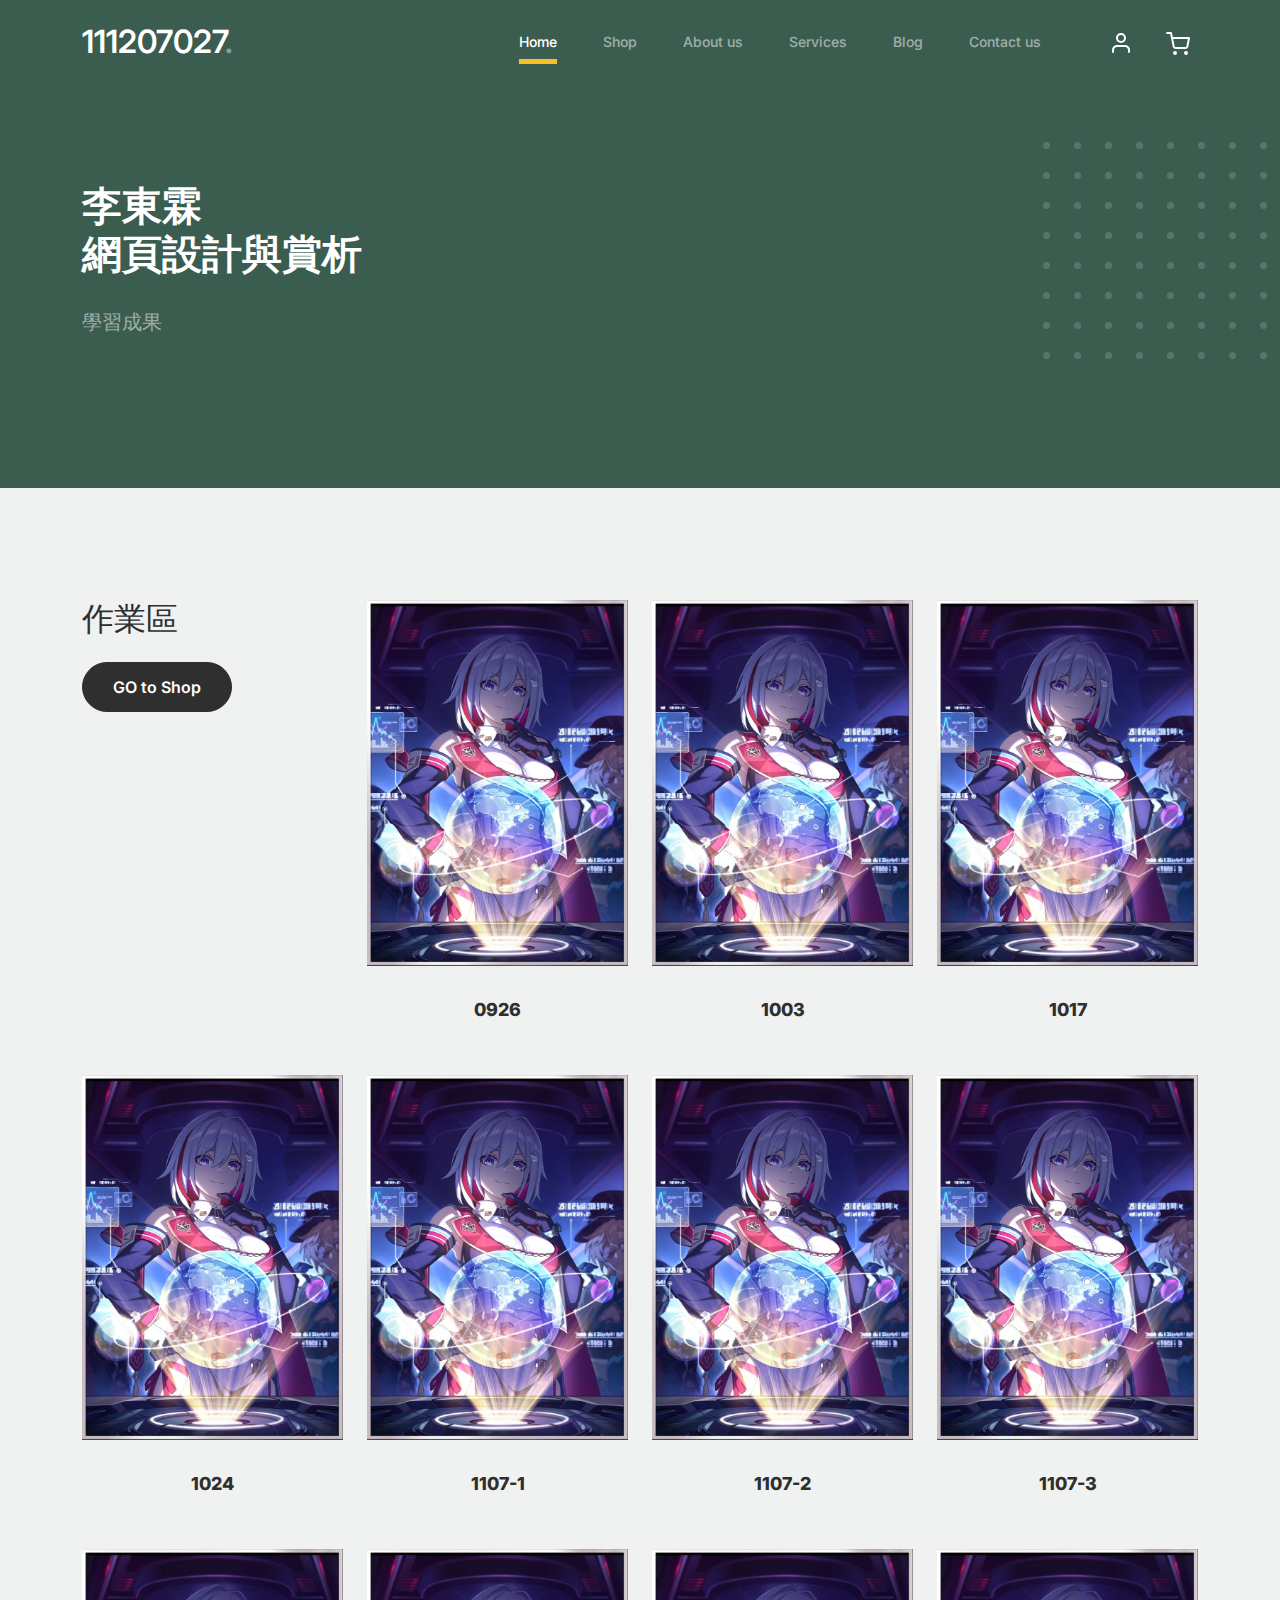
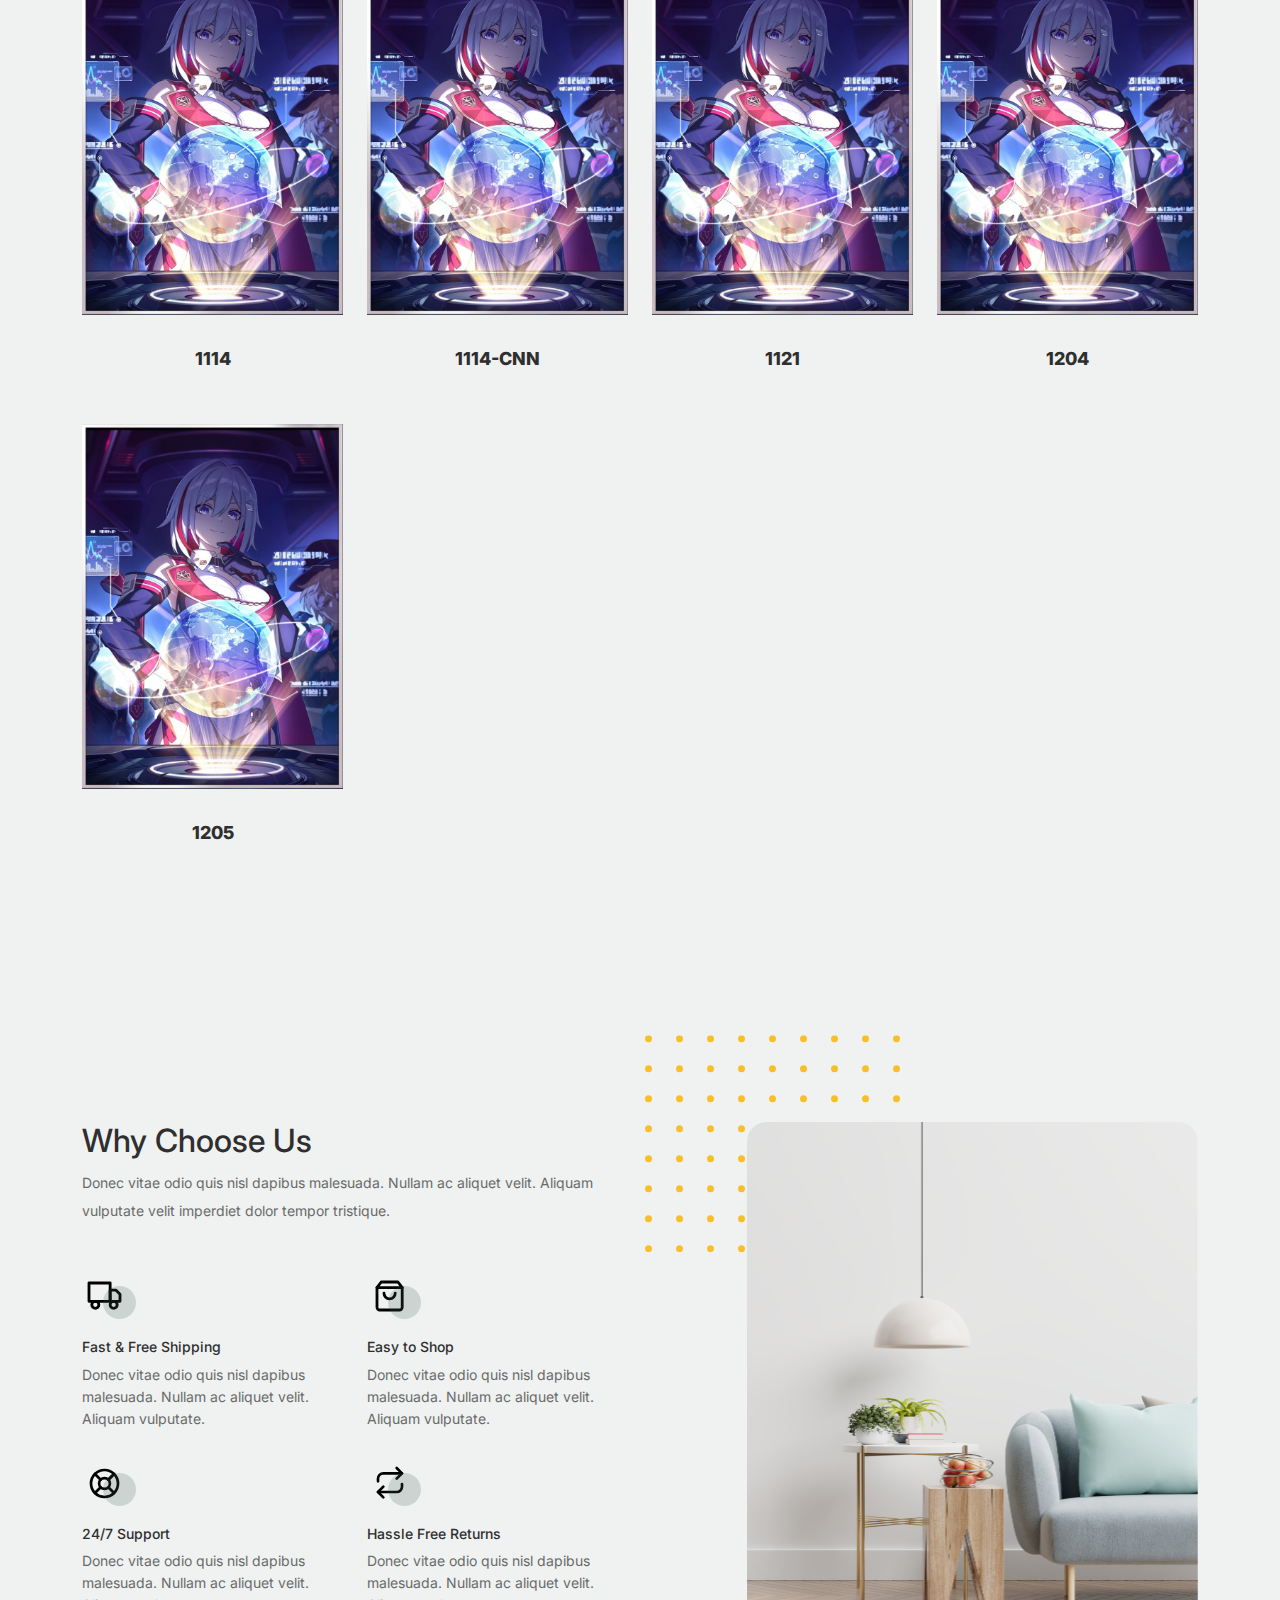
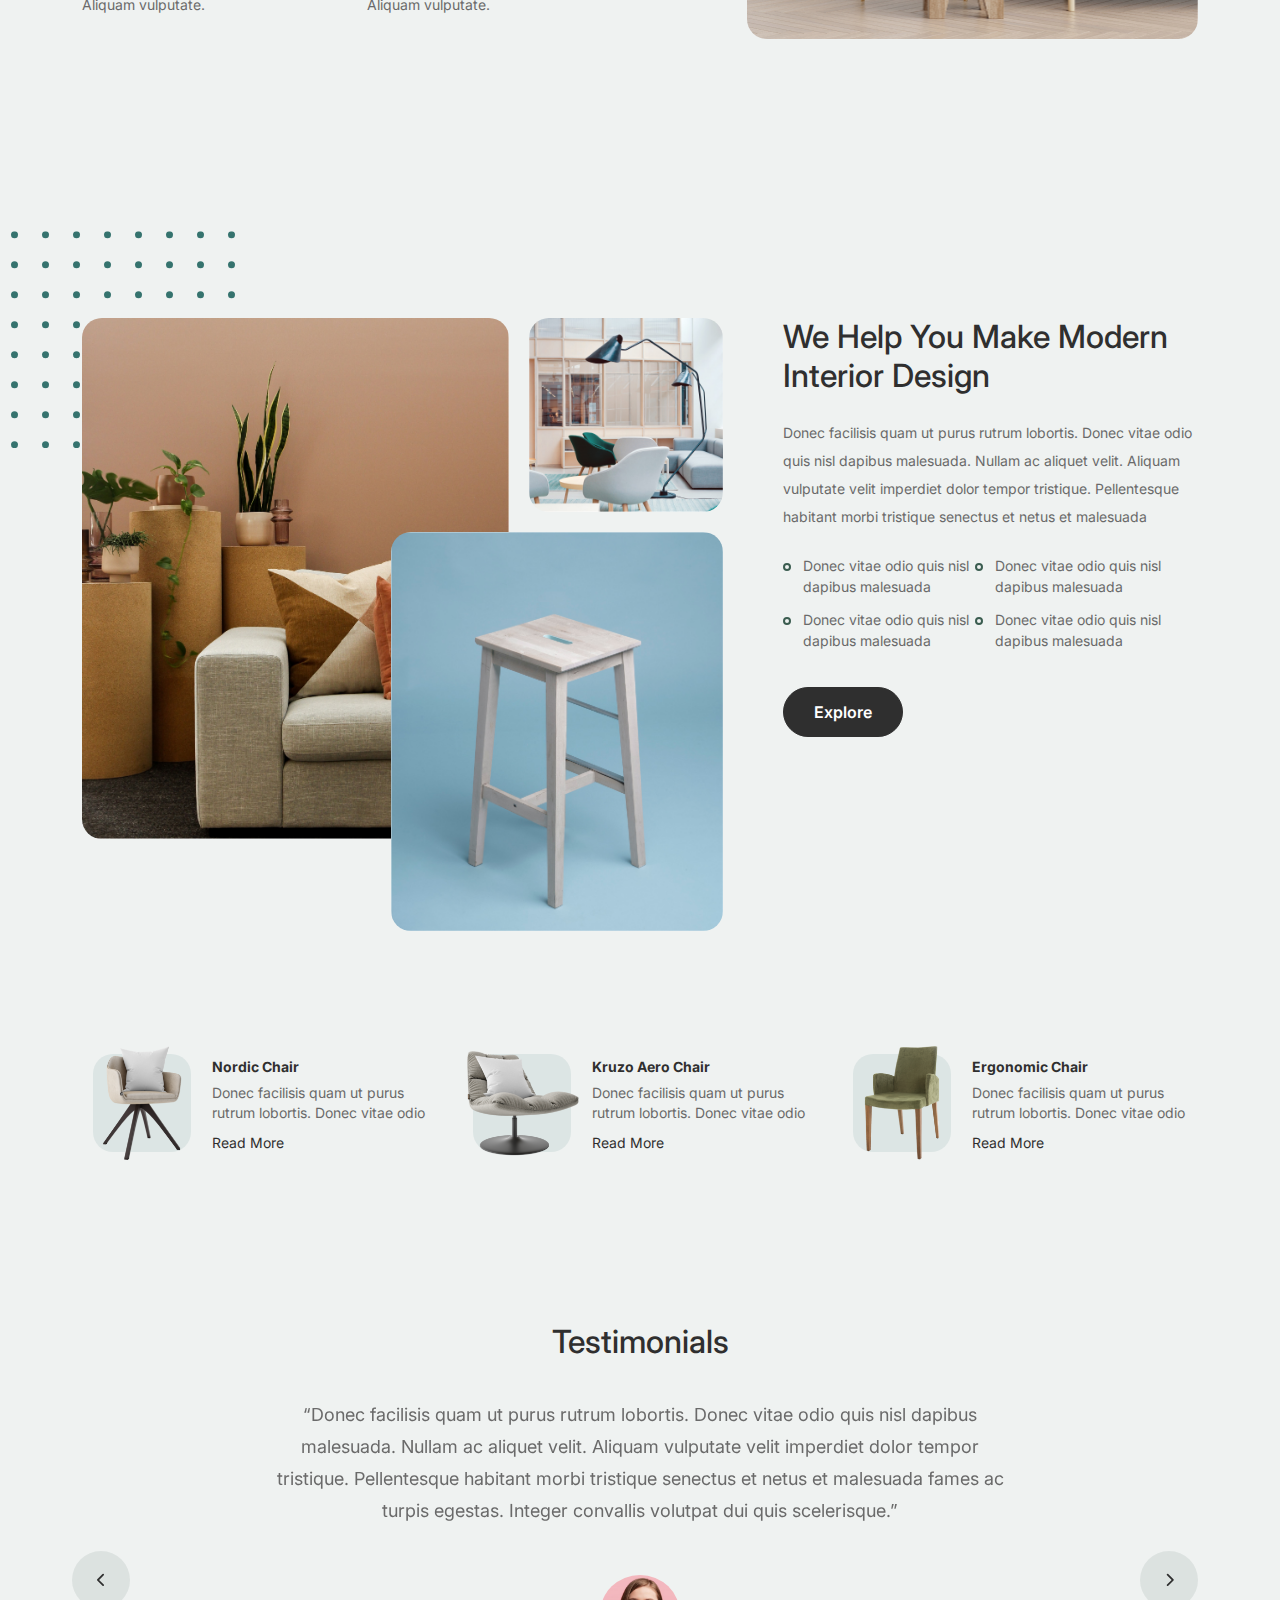
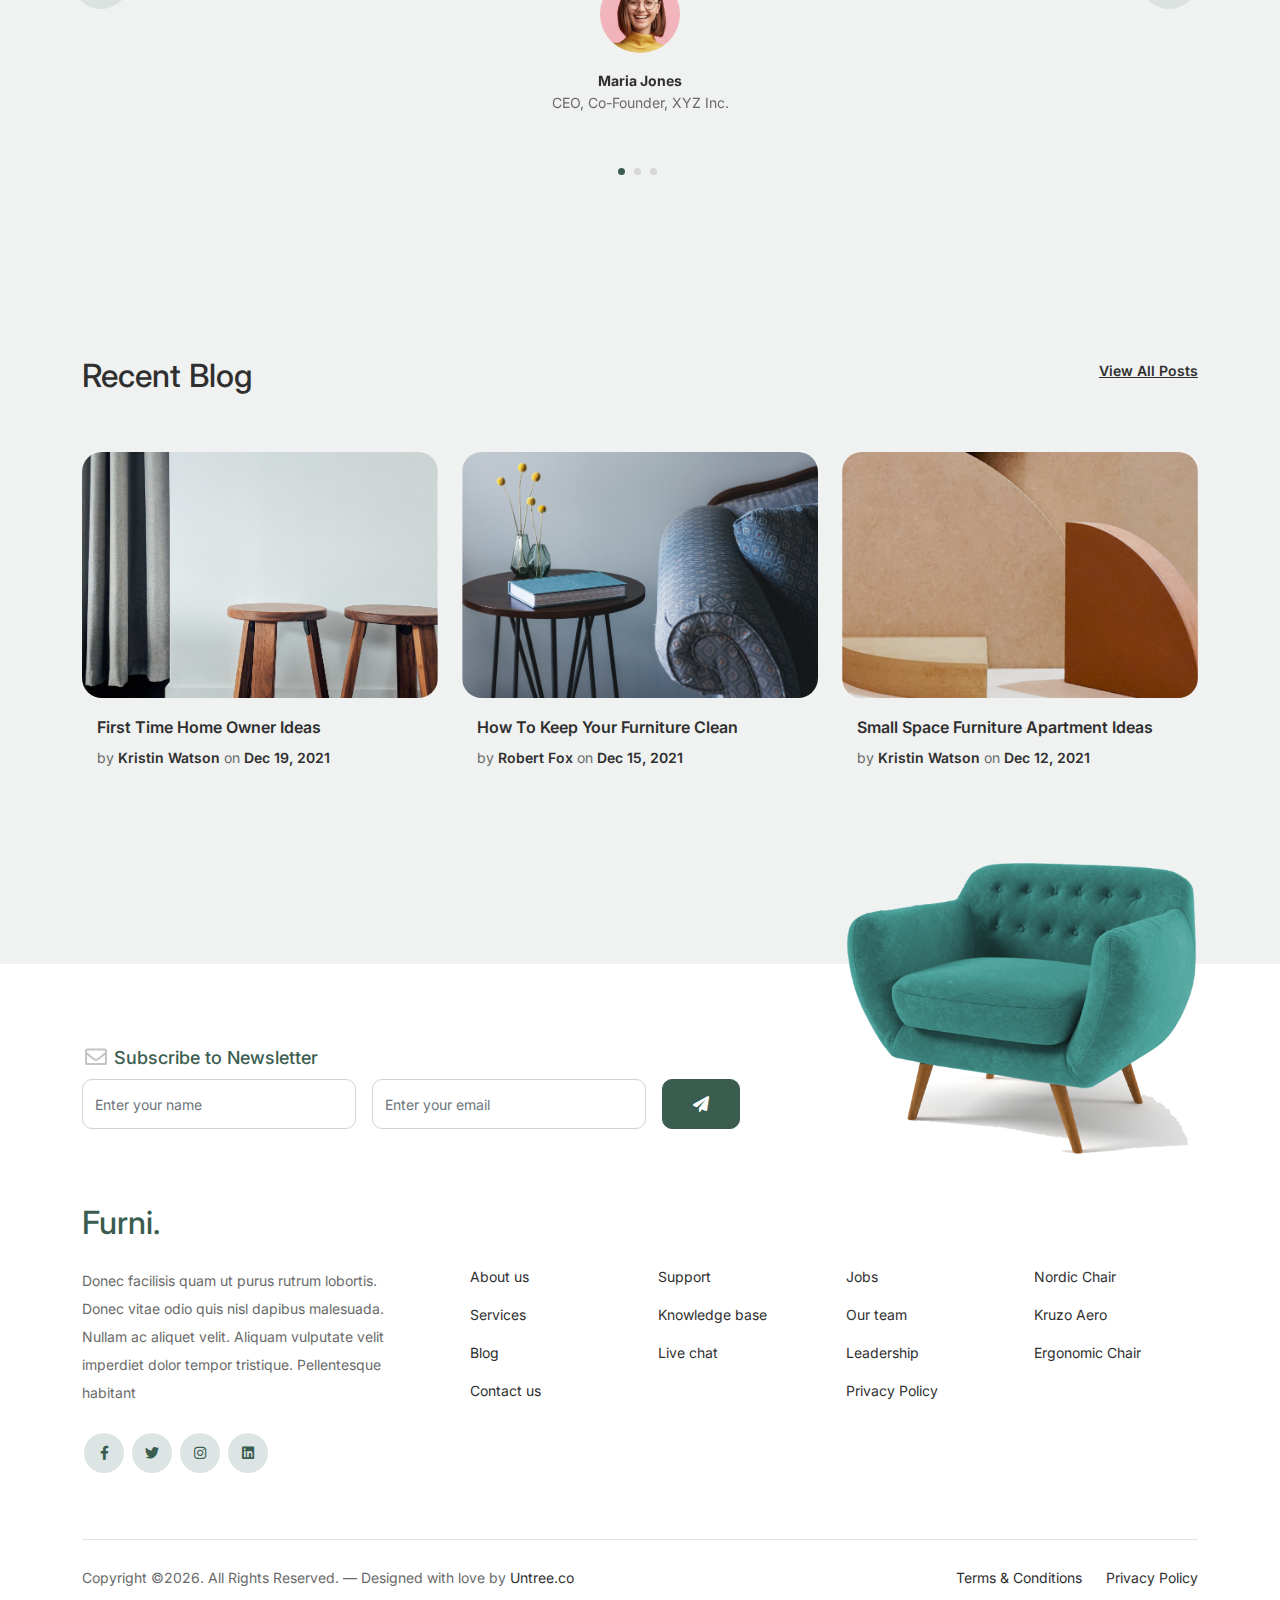
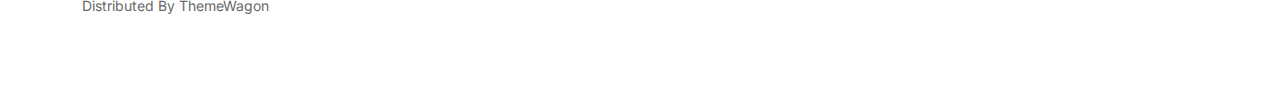
<file: index.html>
<!doctype html>
<html lang="en">
<head>
  <meta charset="utf-8">
  <meta name="viewport" content="width=device-width, initial-scale=1, shrink-to-fit=no">
  <meta name="author" content="Untree.co">
  <link rel="shortcut icon" href="https://i.pinimg.com/originals/29/5e/77/295e77152c0b9d4cc938f628cf05f25d.jpg">

  <meta name="description" content="" />
  <meta name="keywords" content="bootstrap, bootstrap4" />

		<!-- Bootstrap CSS -->
		<link href="css/bootstrap.min.css" rel="stylesheet">
		<link href="https://cdnjs.cloudflare.com/ajax/libs/font-awesome/6.0.0-beta3/css/all.min.css" rel="stylesheet">
		<link href="css/tiny-slider.css" rel="stylesheet">
		<link href="css/style.css" rel="stylesheet">
		<title>網站設計與賞析-期末網站 </title>
	</head>

	<body>

		<!-- Start Header/Navigation -->
		<nav class="custom-navbar navbar navbar navbar-expand-md navbar-dark bg-dark" arial-label="Furni navigation bar">

			<div class="container">
				<a class="navbar-brand" href="index.html">111207027<span>.</span></a>

				<button class="navbar-toggler" type="button" data-bs-toggle="collapse" data-bs-target="#navbarsFurni" aria-controls="navbarsFurni" aria-expanded="false" aria-label="Toggle navigation">
					<span class="navbar-toggler-icon"></span>
				</button>

				<div class="collapse navbar-collapse" id="navbarsFurni">
					<ul class="custom-navbar-nav navbar-nav ms-auto mb-2 mb-md-0">
						<li class="nav-item active">
							<a class="nav-link" href="index.html">Home</a>
						</li>
						<li><a class="nav-link" href="shop.html">Shop</a></li>
						<li><a class="nav-link" href="about.html">About us</a></li>
						<li><a class="nav-link" href="services.html">Services</a></li>
						<li><a class="nav-link" href="blog.html">Blog</a></li>
						<li><a class="nav-link" href="contact.html">Contact us</a></li>
					</ul>

					<ul class="custom-navbar-cta navbar-nav mb-2 mb-md-0 ms-5">
						<li><a class="nav-link" href="#"><img src="images/user.svg"></a></li>
						<li><a class="nav-link" href="cart.html"><img src="images/cart.svg"></a></li>
					</ul>
				</div>
			</div>
				
		</nav>
		<!-- End Header/Navigation -->

		<!-- Start Hero Section -->
			<div class="hero">
				<div class="container">
					<div class="row justify-content-between">
						<div class="col-lg-5">
							<div class="intro-excerpt">
								<h1>李東霖 <span clsas="d-block"><br>網頁設計與賞析</span></h1>
								<p class="mb-4">學習成果</p>
							</div>
						</div>
						<div class="col-lg-7">
							<div class="hero-img-wrap"> 
							</div>
						</div>
					</div>
				</div>
			</div>
		<!-- End Hero Section -->

		<!-- Start Product Section -->
		<div class="product-section">
			<div class="container">
				<div class="row">

					<!-- Start Column 1 -->
					<div class="col-md-12 col-lg-3 mb-5 mb-lg-0">
						<h2 class="mb-4 section-title">作業區</h2>
						<p><a href="happy-cat-cat.gif" class="btn">GO to Shop</a></p>
					</div> 
					<!-- End Column 1 -->

					<!-- Start Column 2 -->
					<div class="col-12 col-md-4 col-lg-3 mb-5 mb-md-0">
						<a class="product-item" href="0926/0926.html">
							<img src="images/Tendencias del mercado universal.jpeg" class="img-fluid product-thumbnail">
							<strong class="product-price">0926</strong>

							<span class="icon-cross">
								<img src="images/cross.svg" class="img-fluid">
							</span>
						</a>
					</div> 
					<!-- End Column 2 -->

					<!-- Start Column 3 -->
					<div class="col-12 col-md-4 col-lg-3 mb-5 mb-md-0">
						<a class="product-item" href="1003/1003.html">
							<img src="images/Tendencias del mercado universal.jpeg" class="img-fluid product-thumbnail">
							<strong class="product-price">1003</strong>

							<span class="icon-cross">
								<img src="images/cross.svg" class="img-fluid">
							</span>
						</a>
					</div>
					<!-- End Column 3 -->

					<!-- Start Column 4 -->
					<div class="col-12 col-md-4 col-lg-3 mb-5 mb-md-0">
						<a class="product-item" href="1017/index.html">
							<img src="images/Tendencias del mercado universal.jpeg" class="img-fluid product-thumbnail">
							
						<strong class="product-price">1017</strong>

							<span class="icon-cross">
								<img src="images/cross.svg" class="img-fluid">
							</span>
						</a>
					</div>
					<!-- End Column 4 -->
					
					<!-- Start Column 5 -->
					<div class="col-12 col-md-4 col-lg-3 mb-5 mb-md-0">
						<a class="product-item" href="1024/index.html">
							<img src="images/Tendencias del mercado universal.jpeg" class="img-fluid product-thumbnail">
							<strong class="product-price">1024</strong>

							<span class="icon-cross">
								<img src="images/cross.svg" class="img-fluid">
							</span>
						</a>
					</div>
					<!-- End Column 5 -->
					
					<!-- Start Column 6 -->
					<div class="col-12 col-md-4 col-lg-3 mb-5 mb-md-0">
						<a class="product-item" href="1107/1107-1.html">
							<img src="images/Tendencias del mercado universal.jpeg" class="img-fluid product-thumbnail">
							<strong class="product-price">1107-1</strong>

							<span class="icon-cross">
								<img src="images/cross.svg" class="img-fluid">
							</span>
						</a>
					</div>
					<!-- End Column 6 -->
					
					<!-- Start Column 7 -->
					<div class="col-12 col-md-4 col-lg-3 mb-5 mb-md-0">
						<a class="product-item" href="1107/1107-2.html">
							<img src="images/Tendencias del mercado universal.jpeg" class="img-fluid product-thumbnail">
							<strong class="product-price">1107-2</strong>

							<span class="icon-cross">
								<img src="images/cross.svg" class="img-fluid">
							</span>
						</a>
					</div>
					<!-- End Column 7 -->
					
					<!-- Start Column 8-->
					<div class="col-12 col-md-4 col-lg-3 mb-5 mb-md-0">
						<a class="product-item" href="1107/1107-3.html">
							<img src="images/Tendencias del mercado universal.jpeg" class="img-fluid product-thumbnail">
							<strong class="product-price">1107-3</strong>

							<span class="icon-cross">
								<img src="images/cross.svg" class="img-fluid">
							</span>
						</a>
					</div>
					<!-- End Column 8 -->
					
					<!-- Start Column 9 -->
					<div class="col-12 col-md-4 col-lg-3 mb-5 mb-md-0">
					  <a class="product-item" href="1114/index.html">
							<img src="images/Tendencias del mercado universal.jpeg" class="img-fluid product-thumbnail">
							<strong class="product-price">1114</strong>

							<span class="icon-cross">
								<img src="images/cross.svg" class="img-fluid">
							</span>
						</a>
					</div>
					<!-- End Column 9 -->
					
					<!-- Start Column 10 -->
					<div class="col-12 col-md-4 col-lg-3 mb-5 mb-md-0">
						<a class="product-item" href="1114/CNN.html">
							<img src="images/Tendencias del mercado universal.jpeg" class="img-fluid product-thumbnail">
							<strong class="product-price">1114-CNN</strong>

							<span class="icon-cross">
								<img src="images/cross.svg" class="img-fluid">
							</span>
						</a>
					</div>
					<!-- End Column10 -->
					
					<!-- Start Column 11 -->
					<div class="col-12 col-md-4 col-lg-3 mb-5 mb-md-0">
						<a class="product-item" href="1121/1121.html">
							<img src="images/Tendencias del mercado universal.jpeg" class="img-fluid product-thumbnail">
							<strong class="product-price">1121</strong>

							<span class="icon-cross">
								<img src="images/cross.svg" class="img-fluid">
							</span>
						</a>
					</div>
					<!-- End Column11 -->
					
					<!-- Start Column 12 -->
					<div class="col-12 col-md-4 col-lg-3 mb-5 mb-md-0">
						<a class="product-item" href="1204/index.html">
							<img src="images/Tendencias del mercado universal.jpeg" class="img-fluid product-thumbnail">
							<strong class="product-price">1204</strong>

							<span class="icon-cross">
								<img src="images/cross.svg" class="img-fluid">
							</span>
						</a>
					</div>
					<!-- End Column12 -->
					
					<!-- Start Column 13 -->
					<div class="col-12 col-md-4 col-lg-3 mb-5 mb-md-0">
						<a class="product-item" href="1205/index.html">
							<img src="images/Tendencias del mercado universal.jpeg" class="img-fluid product-thumbnail">
							<strong class="product-price">1205</strong>

							<span class="icon-cross">
								<img src="images/cross.svg" class="img-fluid">
							</span>
						</a>
					</div>
					<!-- End Column13 -->

				</div>
			</div>
		</div>
		<!-- End Product Section -->

		<!-- Start Why Choose Us Section -->
		<div class="why-choose-section">
			<div class="container">
				<div class="row justify-content-between">
					<div class="col-lg-6">
						<h2 class="section-title">Why Choose Us</h2>
						<p>Donec vitae odio quis nisl dapibus malesuada. Nullam ac aliquet velit. Aliquam vulputate velit imperdiet dolor tempor tristique.</p>

						<div class="row my-5">
							<div class="col-6 col-md-6">
								<div class="feature">
									<div class="icon">
										<img src="images/truck.svg" alt="Image" class="imf-fluid">
									</div>
									<h3>Fast &amp; Free Shipping</h3>
									<p>Donec vitae odio quis nisl dapibus malesuada. Nullam ac aliquet velit. Aliquam vulputate.</p>
								</div>
							</div>

							<div class="col-6 col-md-6">
								<div class="feature">
									<div class="icon">
										<img src="images/bag.svg" alt="Image" class="imf-fluid">
									</div>
									<h3>Easy to Shop</h3>
									<p>Donec vitae odio quis nisl dapibus malesuada. Nullam ac aliquet velit. Aliquam vulputate.</p>
								</div>
							</div>

							<div class="col-6 col-md-6">
								<div class="feature">
									<div class="icon">
										<img src="images/support.svg" alt="Image" class="imf-fluid">
									</div>
									<h3>24/7 Support</h3>
									<p>Donec vitae odio quis nisl dapibus malesuada. Nullam ac aliquet velit. Aliquam vulputate.</p>
								</div>
							</div>

							<div class="col-6 col-md-6">
								<div class="feature">
									<div class="icon">
										<img src="images/return.svg" alt="Image" class="imf-fluid">
									</div>
									<h3>Hassle Free Returns</h3>
									<p>Donec vitae odio quis nisl dapibus malesuada. Nullam ac aliquet velit. Aliquam vulputate.</p>
								</div>
							</div>

						</div>
					</div>

					<div class="col-lg-5">
						<div class="img-wrap">
							<img src="images/why-choose-us-img.jpg" alt="Image" class="img-fluid">
						</div>
					</div>

				</div>
			</div>
		</div>
		<!-- End Why Choose Us Section -->

		<!-- Start We Help Section -->
		<div class="we-help-section">
			<div class="container">
				<div class="row justify-content-between">
					<div class="col-lg-7 mb-5 mb-lg-0">
						<div class="imgs-grid">
							<div class="grid grid-1"><img src="images/img-grid-1.jpg" alt="Untree.co"></div>
							<div class="grid grid-2"><img src="images/img-grid-2.jpg" alt="Untree.co"></div>
							<div class="grid grid-3"><img src="images/img-grid-3.jpg" alt="Untree.co"></div>
						</div>
					</div>
					<div class="col-lg-5 ps-lg-5">
						<h2 class="section-title mb-4">We Help You Make Modern Interior Design</h2>
						<p>Donec facilisis quam ut purus rutrum lobortis. Donec vitae odio quis nisl dapibus malesuada. Nullam ac aliquet velit. Aliquam vulputate velit imperdiet dolor tempor tristique. Pellentesque habitant morbi tristique senectus et netus et malesuada</p>

						<ul class="list-unstyled custom-list my-4">
							<li>Donec vitae odio quis nisl dapibus malesuada</li>
							<li>Donec vitae odio quis nisl dapibus malesuada</li>
							<li>Donec vitae odio quis nisl dapibus malesuada</li>
							<li>Donec vitae odio quis nisl dapibus malesuada</li>
						</ul>
						<p><a herf="#" class="btn">Explore</a></p>
					</div>
				</div>
			</div>
		</div>
		<!-- End We Help Section -->

		<!-- Start Popular Product -->
		<div class="popular-product">
			<div class="container">
				<div class="row">

					<div class="col-12 col-md-6 col-lg-4 mb-4 mb-lg-0">
						<div class="product-item-sm d-flex">
							<div class="thumbnail">
								<img src="images/product-1.png" alt="Image" class="img-fluid">
							</div>
							<div class="pt-3">
								<h3>Nordic Chair</h3>
								<p>Donec facilisis quam ut purus rutrum lobortis. Donec vitae odio </p>
								<p><a href="#">Read More</a></p>
							</div>
						</div>
					</div>

					<div class="col-12 col-md-6 col-lg-4 mb-4 mb-lg-0">
						<div class="product-item-sm d-flex">
							<div class="thumbnail">
								<img src="images/product-2.png" alt="Image" class="img-fluid">
							</div>
							<div class="pt-3">
								<h3>Kruzo Aero Chair</h3>
								<p>Donec facilisis quam ut purus rutrum lobortis. Donec vitae odio </p>
								<p><a href="#">Read More</a></p>
							</div>
						</div>
					</div>

					<div class="col-12 col-md-6 col-lg-4 mb-4 mb-lg-0">
						<div class="product-item-sm d-flex">
							<div class="thumbnail">
								<img src="images/product-3.png" alt="Image" class="img-fluid">
							</div>
							<div class="pt-3">
								<h3>Ergonomic Chair</h3>
								<p>Donec facilisis quam ut purus rutrum lobortis. Donec vitae odio </p>
								<p><a href="#">Read More</a></p>
							</div>
						</div>
					</div>

				</div>
			</div>
		</div>
		<!-- End Popular Product -->

		<!-- Start Testimonial Slider -->
		<div class="testimonial-section">
			<div class="container">
				<div class="row">
					<div class="col-lg-7 mx-auto text-center">
						<h2 class="section-title">Testimonials</h2>
					</div>
				</div>

				<div class="row justify-content-center">
					<div class="col-lg-12">
						<div class="testimonial-slider-wrap text-center">

							<div id="testimonial-nav">
								<span class="prev" data-controls="prev"><span class="fa fa-chevron-left"></span></span>
								<span class="next" data-controls="next"><span class="fa fa-chevron-right"></span></span>
							</div>

							<div class="testimonial-slider">
								
								<div class="item">
									<div class="row justify-content-center">
										<div class="col-lg-8 mx-auto">

											<div class="testimonial-block text-center">
												<blockquote class="mb-5">
													<p>&ldquo;Donec facilisis quam ut purus rutrum lobortis. Donec vitae odio quis nisl dapibus malesuada. Nullam ac aliquet velit. Aliquam vulputate velit imperdiet dolor tempor tristique. Pellentesque habitant morbi tristique senectus et netus et malesuada fames ac turpis egestas. Integer convallis volutpat dui quis scelerisque.&rdquo;</p>
												</blockquote>

												<div class="author-info">
													<div class="author-pic">
														<img src="images/person-1.png" alt="Maria Jones" class="img-fluid">
													</div>
													<h3 class="font-weight-bold">Maria Jones</h3>
													<span class="position d-block mb-3">CEO, Co-Founder, XYZ Inc.</span>
												</div>
											</div>

										</div>
									</div>
								</div> 
								<!-- END item -->

								<div class="item">
									<div class="row justify-content-center">
										<div class="col-lg-8 mx-auto">

											<div class="testimonial-block text-center">
												<blockquote class="mb-5">
													<p>&ldquo;Donec facilisis quam ut purus rutrum lobortis. Donec vitae odio quis nisl dapibus malesuada. Nullam ac aliquet velit. Aliquam vulputate velit imperdiet dolor tempor tristique. Pellentesque habitant morbi tristique senectus et netus et malesuada fames ac turpis egestas. Integer convallis volutpat dui quis scelerisque.&rdquo;</p>
												</blockquote>

												<div class="author-info">
													<div class="author-pic">
														<img src="images/person-1.png" alt="Maria Jones" class="img-fluid">
													</div>
													<h3 class="font-weight-bold">Maria Jones</h3>
													<span class="position d-block mb-3">CEO, Co-Founder, XYZ Inc.</span>
												</div>
											</div>

										</div>
									</div>
								</div> 
								<!-- END item -->

								<div class="item">
									<div class="row justify-content-center">
										<div class="col-lg-8 mx-auto">

											<div class="testimonial-block text-center">
												<blockquote class="mb-5">
													<p>&ldquo;Donec facilisis quam ut purus rutrum lobortis. Donec vitae odio quis nisl dapibus malesuada. Nullam ac aliquet velit. Aliquam vulputate velit imperdiet dolor tempor tristique. Pellentesque habitant morbi tristique senectus et netus et malesuada fames ac turpis egestas. Integer convallis volutpat dui quis scelerisque.&rdquo;</p>
												</blockquote>

												<div class="author-info">
													<div class="author-pic">
														<img src="images/person-1.png" alt="Maria Jones" class="img-fluid">
													</div>
													<h3 class="font-weight-bold">Maria Jones</h3>
													<span class="position d-block mb-3">CEO, Co-Founder, XYZ Inc.</span>
												</div>
											</div>

										</div>
									</div>
								</div> 
								<!-- END item -->

							</div>

						</div>
					</div>
				</div>
			</div>
		</div>
		<!-- End Testimonial Slider -->

		<!-- Start Blog Section -->
		<div class="blog-section">
			<div class="container">
				<div class="row mb-5">
					<div class="col-md-6">
						<h2 class="section-title">Recent Blog</h2>
					</div>
					<div class="col-md-6 text-start text-md-end">
						<a href="#" class="more">View All Posts</a>
					</div>
				</div>

				<div class="row">

					<div class="col-12 col-sm-6 col-md-4 mb-4 mb-md-0">
						<div class="post-entry">
							<a href="#" class="post-thumbnail"><img src="images/post-1.jpg" alt="Image" class="img-fluid"></a>
							<div class="post-content-entry">
								<h3><a href="#">First Time Home Owner Ideas</a></h3>
								<div class="meta">
									<span>by <a href="#">Kristin Watson</a></span> <span>on <a href="#">Dec 19, 2021</a></span>
								</div>
							</div>
						</div>
					</div>

					<div class="col-12 col-sm-6 col-md-4 mb-4 mb-md-0">
						<div class="post-entry">
							<a href="#" class="post-thumbnail"><img src="images/post-2.jpg" alt="Image" class="img-fluid"></a>
							<div class="post-content-entry">
								<h3><a href="#">How To Keep Your Furniture Clean</a></h3>
								<div class="meta">
									<span>by <a href="#">Robert Fox</a></span> <span>on <a href="#">Dec 15, 2021</a></span>
								</div>
							</div>
						</div>
					</div>

					<div class="col-12 col-sm-6 col-md-4 mb-4 mb-md-0">
						<div class="post-entry">
							<a href="#" class="post-thumbnail"><img src="images/post-3.jpg" alt="Image" class="img-fluid"></a>
							<div class="post-content-entry">
								<h3><a href="#">Small Space Furniture Apartment Ideas</a></h3>
								<div class="meta">
									<span>by <a href="#">Kristin Watson</a></span> <span>on <a href="#">Dec 12, 2021</a></span>
								</div>
							</div>
						</div>
					</div>

				</div>
			</div>
		</div>
		<!-- End Blog Section -->	

		<!-- Start Footer Section -->
		<footer class="footer-section">
			<div class="container relative">

				<div class="sofa-img">
					<img src="images/sofa.png" alt="Image" class="img-fluid">
				</div>

				<div class="row">
					<div class="col-lg-8">
						<div class="subscription-form">
							<h3 class="d-flex align-items-center"><span class="me-1"><img src="images/envelope-outline.svg" alt="Image" class="img-fluid"></span><span>Subscribe to Newsletter</span></h3>

							<form action="#" class="row g-3">
								<div class="col-auto">
									<input type="text" class="form-control" placeholder="Enter your name">
								</div>
								<div class="col-auto">
									<input type="email" class="form-control" placeholder="Enter your email">
								</div>
								<div class="col-auto">
									<button class="btn btn-primary">
										<span class="fa fa-paper-plane"></span>
									</button>
								</div>
							</form>

						</div>
					</div>
				</div>

				<div class="row g-5 mb-5">
					<div class="col-lg-4">
						<div class="mb-4 footer-logo-wrap"><a href="#" class="footer-logo">Furni<span>.</span></a></div>
						<p class="mb-4">Donec facilisis quam ut purus rutrum lobortis. Donec vitae odio quis nisl dapibus malesuada. Nullam ac aliquet velit. Aliquam vulputate velit imperdiet dolor tempor tristique. Pellentesque habitant</p>

						<ul class="list-unstyled custom-social">
							<li><a href="#"><span class="fa fa-brands fa-facebook-f"></span></a></li>
							<li><a href="#"><span class="fa fa-brands fa-twitter"></span></a></li>
							<li><a href="#"><span class="fa fa-brands fa-instagram"></span></a></li>
							<li><a href="#"><span class="fa fa-brands fa-linkedin"></span></a></li>
						</ul>
					</div>

					<div class="col-lg-8">
						<div class="row links-wrap">
							<div class="col-6 col-sm-6 col-md-3">
								<ul class="list-unstyled">
									<li><a href="#">About us</a></li>
									<li><a href="#">Services</a></li>
									<li><a href="#">Blog</a></li>
									<li><a href="#">Contact us</a></li>
								</ul>
							</div>

							<div class="col-6 col-sm-6 col-md-3">
								<ul class="list-unstyled">
									<li><a href="#">Support</a></li>
									<li><a href="#">Knowledge base</a></li>
									<li><a href="#">Live chat</a></li>
								</ul>
							</div>

							<div class="col-6 col-sm-6 col-md-3">
								<ul class="list-unstyled">
									<li><a href="#">Jobs</a></li>
									<li><a href="#">Our team</a></li>
									<li><a href="#">Leadership</a></li>
									<li><a href="#">Privacy Policy</a></li>
								</ul>
							</div>

							<div class="col-6 col-sm-6 col-md-3">
								<ul class="list-unstyled">
									<li><a href="#">Nordic Chair</a></li>
									<li><a href="#">Kruzo Aero</a></li>
									<li><a href="#">Ergonomic Chair</a></li>
								</ul>
							</div>
						</div>
					</div>

				</div>

				<div class="border-top copyright">
					<div class="row pt-4">
						<div class="col-lg-6">
							<p class="mb-2 text-center text-lg-start">Copyright &copy;<script>document.write(new Date().getFullYear());</script>. All Rights Reserved. &mdash; Designed with love by <a href="https://untree.co">Untree.co</a> Distributed By <a hreff="https://themewagon.com">ThemeWagon</a>  <!-- License information: https://untree.co/license/ -->
            </p>
						</div>

						<div class="col-lg-6 text-center text-lg-end">
							<ul class="list-unstyled d-inline-flex ms-auto">
								<li class="me-4"><a href="#">Terms &amp; Conditions</a></li>
								<li><a href="#">Privacy Policy</a></li>
							</ul>
						</div>

					</div>
				</div>

			</div>
		</footer>
		<!-- End Footer Section -->	


		<script src="js/bootstrap.bundle.min.js"></script>
		<script src="js/tiny-slider.js"></script>
		<script src="js/custom.js"></script>
	</body>

</html>
</file>
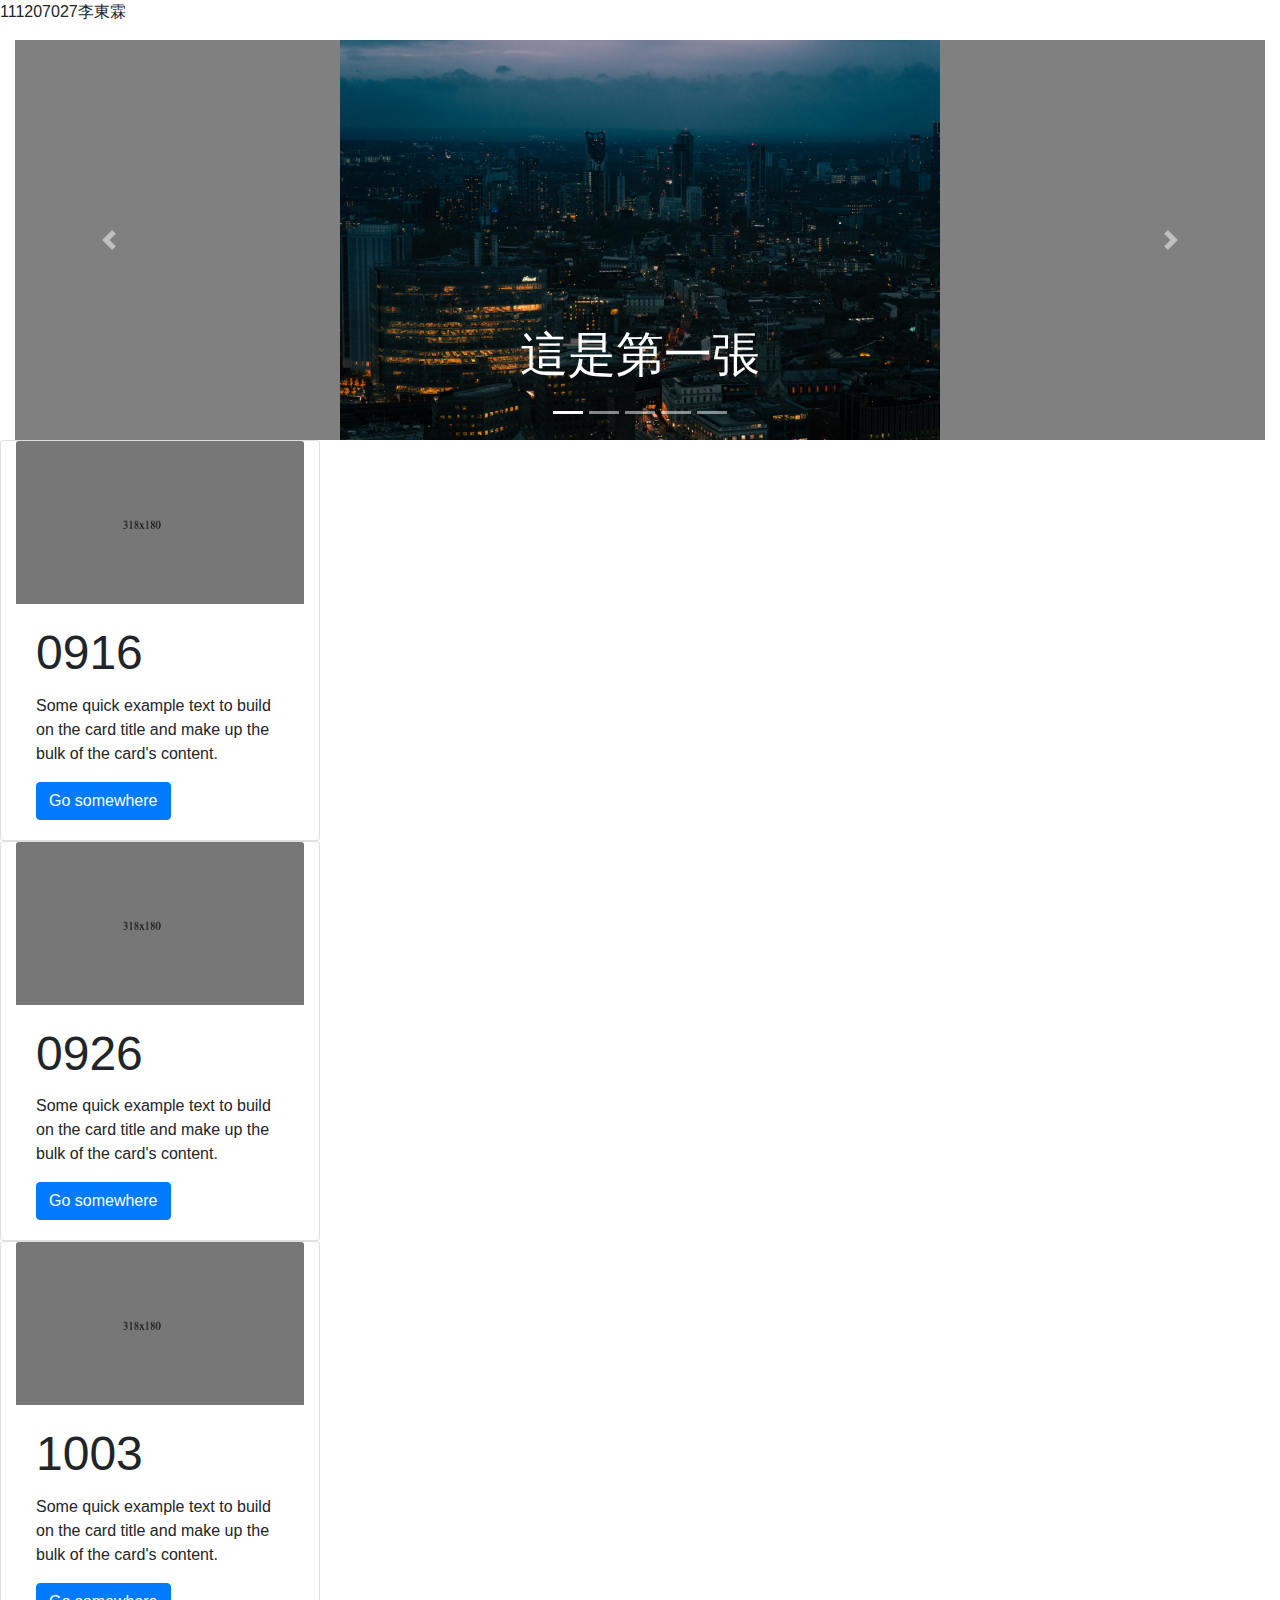
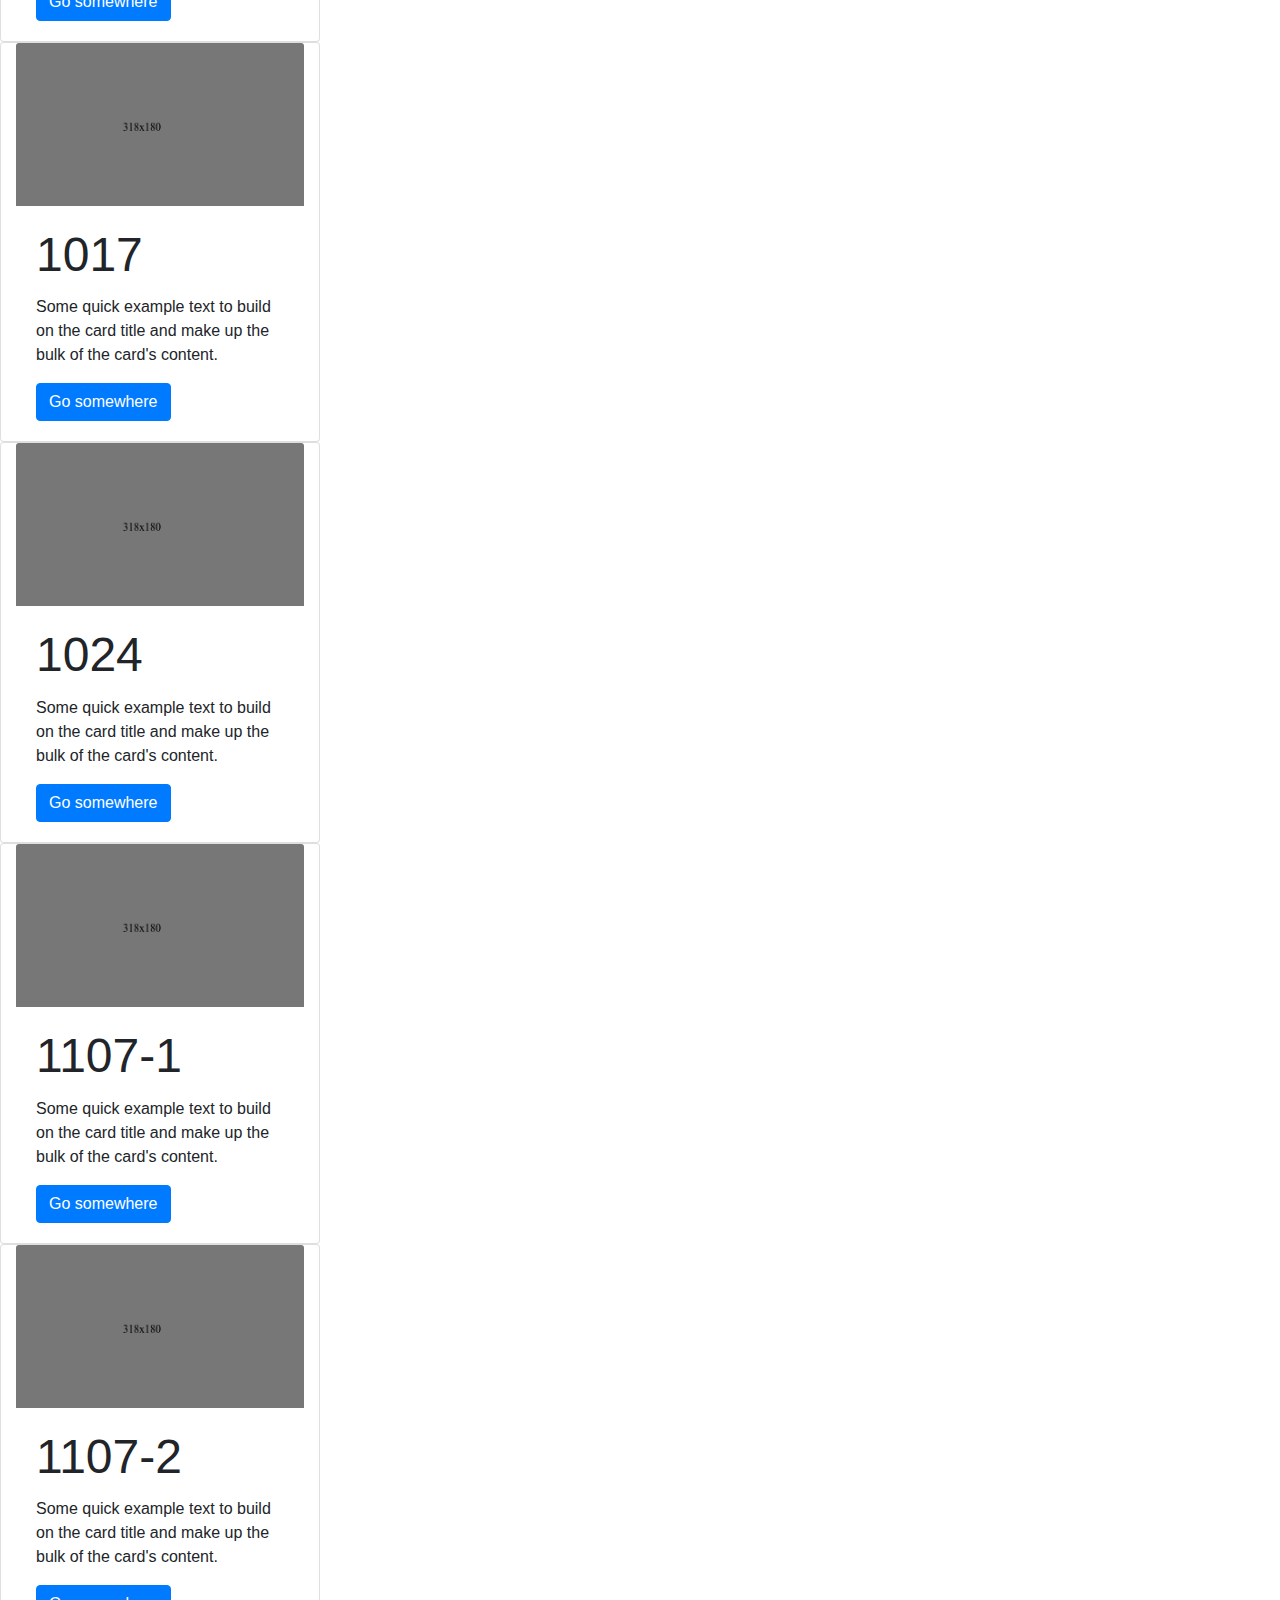
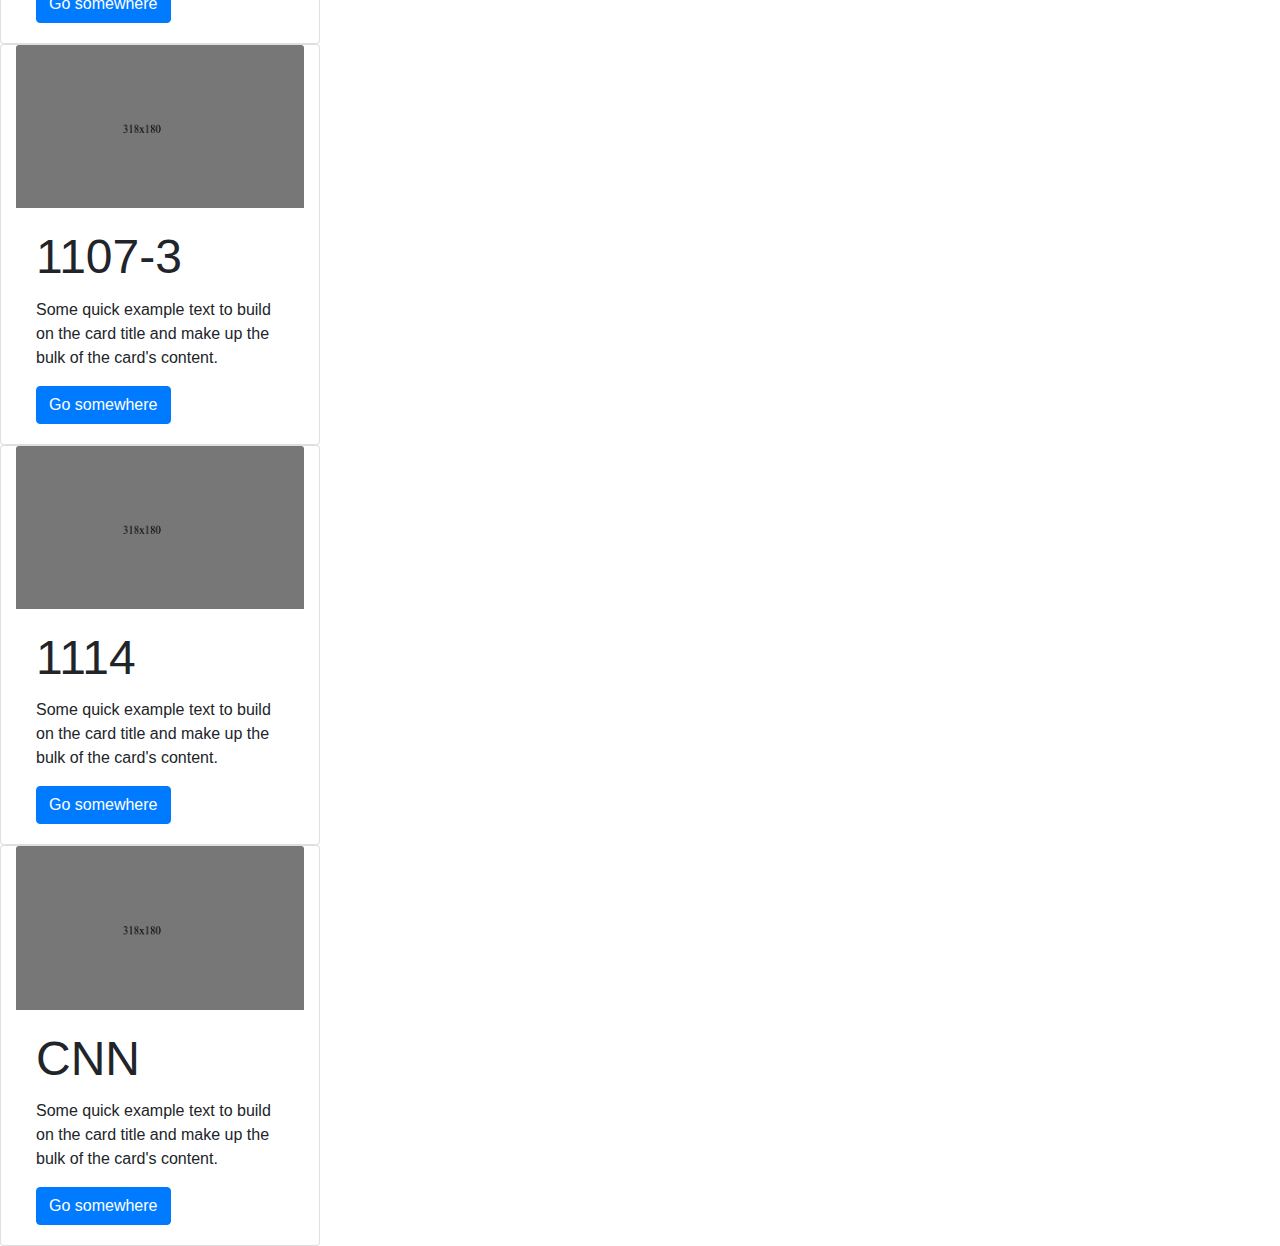
<file: 1024/index.html>
<!doctype html>
<html>
<head>
<meta charset="utf-8">
<meta http-equiv="X-UA-Compatible" content="IE=edge">
<meta name="viewport" content="width=device-width, initial-scale=1.0">
<title>1024</title>

<link href="css/bootstrap-4.4.1.css" rel="stylesheet" type="text/css">
</head>

<body>
<p>111207027李東霖</p>
<div class="container-fluid">
  <div id="carouselExampleIndicators1" class="carousel slide" data-ride="carousel" style="background-color: grey">
	  <ol class="carousel-indicators">
	    <li data-target="#carouselExampleIndicators1" data-slide-to="0" class="active"></li>
	    <li data-target="#carouselExampleIndicators1" data-slide-to="1"></li>
	    <li data-target="#carouselExampleIndicators1" data-slide-to="2"></li>
		<li data-target="#carouselExampleIndicators1" data-slide-to="3"></li>
		<li data-target="#carouselExampleIndicators1" data-slide-to="4"></li>
    </ol>
	  <div class="carousel-inner" role="listbox">
	    <div class="carousel-item active"> <img class="d-block mx-auto" src="images/marc-kleen-__pYa2kZkLc-unsplash.jpg" alt="First slide">
	      <div class="carousel-caption">
	        <h5>這是第一張</h5>
	        <p></p>
          </div>
        </div>
	    <div class="carousel-item"> <img class="d-block mx-auto" src="images/shahine-L_7tnvEUyLc-unsplash.jpg" alt="Second slide">
	      <div class="carousel-caption">
	        <h5>這是第二張</h5>
	        <p></p>
          </div>
        </div>
	    <div class="carousel-item"> <img class="d-block mx-auto" src="images/vimal-s-m4mdxKUBM58-unsplash.jpg" alt="Third slide">
	      <div class="carousel-caption">
	        <h5>這是第三張</h5>
	        <p></p>
          </div>
        </div>
	     <div class="carousel-item"> <img class="d-block mx-auto" src="images/yorgos-triantafyllou-SiMzSJ_xpqY-unsplash.jpg" alt="Third slide">
	      <div class="carousel-caption">
	        <h5>這是第四張</h5>
	        <p></p>
          </div>
        </div>
		   <div class="carousel-item"> <img class="d-block mx-auto" src="images/sheng-hu-uix9twQONmo-unsplash.jpg" alt="Third slide">
	      <div class="carousel-caption">
	        <h5>這是第五張</h5>
	        <p></p>
          </div>
        </div>
    </div>
	  <a class="carousel-control-prev" href="#carouselExampleIndicators1" role="button" data-slide="prev"> <span class="carousel-control-prev-icon" aria-hidden="true"></span> <span class="sr-only">Previous</span> </a> <a class="carousel-control-next" href="#carouselExampleIndicators1" role="button" data-slide="next"> <span class="carousel-control-next-icon" aria-hidden="true"></span> <span class="sr-only">Next</span> </a> </div>
</div>
<div class="card col-md-4 col-xl-3"> <img class="card-img-top" src="images/card-img.png" alt="Card image cap">
  <div class="card-body">
    <h5 class="card-title">0916</h5>
    <p class="card-text">Some quick example text to build on the card title and make up the bulk of the card's content.</p>
    <a href="https://159357afgcujbxedkf.000webhostapp.com/0919/index.html" class="btn btn-primary">Go somewhere</a> </div>
</div>
	
<div class="card col-md-4 col-xl-3" > <img class="card-img-top" src="images/card-img.png" alt="Card image cap">
  <div class="card-body">
    <h5 class="card-title">0926</h5>
    <p class="card-text">Some quick example text to build on the card title and make up the bulk of the card's content.</p>
  <a href="https://159357afgcujbxedkf.000webhostapp.com/0926/0926.html" class="btn btn-primary">Go somewhere</a> </div>
</div>
	
<div class="card col-md-4 col-xl-3"> <img class="card-img-top" src="images/card-img.png" alt="Card image cap">
  <div class="card-body">
    <h5 class="card-title">1003</h5>
    <p class="card-text">Some quick example text to build on the card title and make up the bulk of the card's content.</p>
  <a href="https://159357afgcujbxedkf.000webhostapp.com/1003/1003.html" class="btn btn-primary">Go somewhere</a> </div>
</div>
	
<div class="card col-md-4 col-xl-3"> <img class="card-img-top" src="images/card-img.png" alt="Card image cap">
  <div class="card-body">
    <h5 class="card-title">1017</h5>
    <p class="card-text">Some quick example text to build on the card title and make up the bulk of the card's content.</p>
  <a href="https://159357afgcujbxedkf.000webhostapp.com/1017/index.html" class="btn btn-primary">Go somewhere</a> </div>
</div>

<div class="card col-md-4 col-xl-3"> <img class="card-img-top" src="images/card-img.png" alt="Card image cap">
  <div class="card-body">
    <h5 class="card-title">1024</h5>
    <p class="card-text">Some quick example text to build on the card title and make up the bulk of the card's content.</p>
  <a href="https://159357afgcujbxedkf.000webhostapp.com/1024/index.html" class="btn btn-primary">Go somewhere</a> </div>
</div>

<div class="card col-md-4 col-xl-3"> <img class="card-img-top" src="images/card-img.png" alt="Card image cap">
  <div class="card-body">
    <h5 class="card-title">1107-1</h5>
    <p class="card-text">Some quick example text to build on the card title and make up the bulk of the card's content.</p>
  <a href="https://159357afgcujbxedkf.000webhostapp.com/1107/1107-1.html" class="btn btn-primary">Go somewhere</a></div>
</div>
	
<div class="card col-md-4 col-xl-3"> <img class="card-img-top" src="images/card-img.png" alt="Card image cap">
  <div class="card-body">
    <h5 class="card-title">1107-2</h5>
    <p class="card-text">Some quick example text to build on the card title and make up the bulk of the card's content.</p>
  <a href="https://159357afgcujbxedkf.000webhostapp.com/1107/1107-2.html" class="btn btn-primary">Go somewhere</a> </div>
</div>

<div class="card col-md-4 col-xl-3"> <img class="card-img-top" src="images/card-img.png" alt="Card image cap">
  <div class="card-body">
    <h5 class="card-title">1107-3</h5>
    <p class="card-text">Some quick example text to build on the card title and make up the bulk of the card's content.</p>
  <a href="https://159357afgcujbxedkf.000webhostapp.com/1107/1107-3.html" class="btn btn-primary">Go somewhere</a> </div>
</div>

<div class="card col-md-4 col-xl-3"> <img class="card-img-top" src="images/card-img.png" alt="Card image cap">
  <div class="card-body">
    <h5 class="card-title">1114</h5>
    <p class="card-text">Some quick example text to build on the card title and make up the bulk of the card's content.</p>
  <a href="https://159357afgcujbxedkf.000webhostapp.com/1114/index.html" class="btn btn-primary">Go somewhere</a> </div>
</div>

<div class="card col-md-4 col-xl-3"> <img class="card-img-top" src="images/card-img.png" alt="Card image cap">
  <div class="card-body">
    <h5 class="card-title">CNN</h5>
    <p class="card-text">Some quick example text to build on the card title and make up the bulk of the card's content.</p>
  <a href="https://159357afgcujbxedkf.000webhostapp.com/1114/CNN.html" class="btn btn-primary">Go somewhere</a> </div>
</div>
<script src="js/jquery-3.4.1.min.js"></script>
<script src="js/popper.min.js"></script>
<script src="js/bootstrap-4.4.1.js"></script>
</body>
</html>
</file>
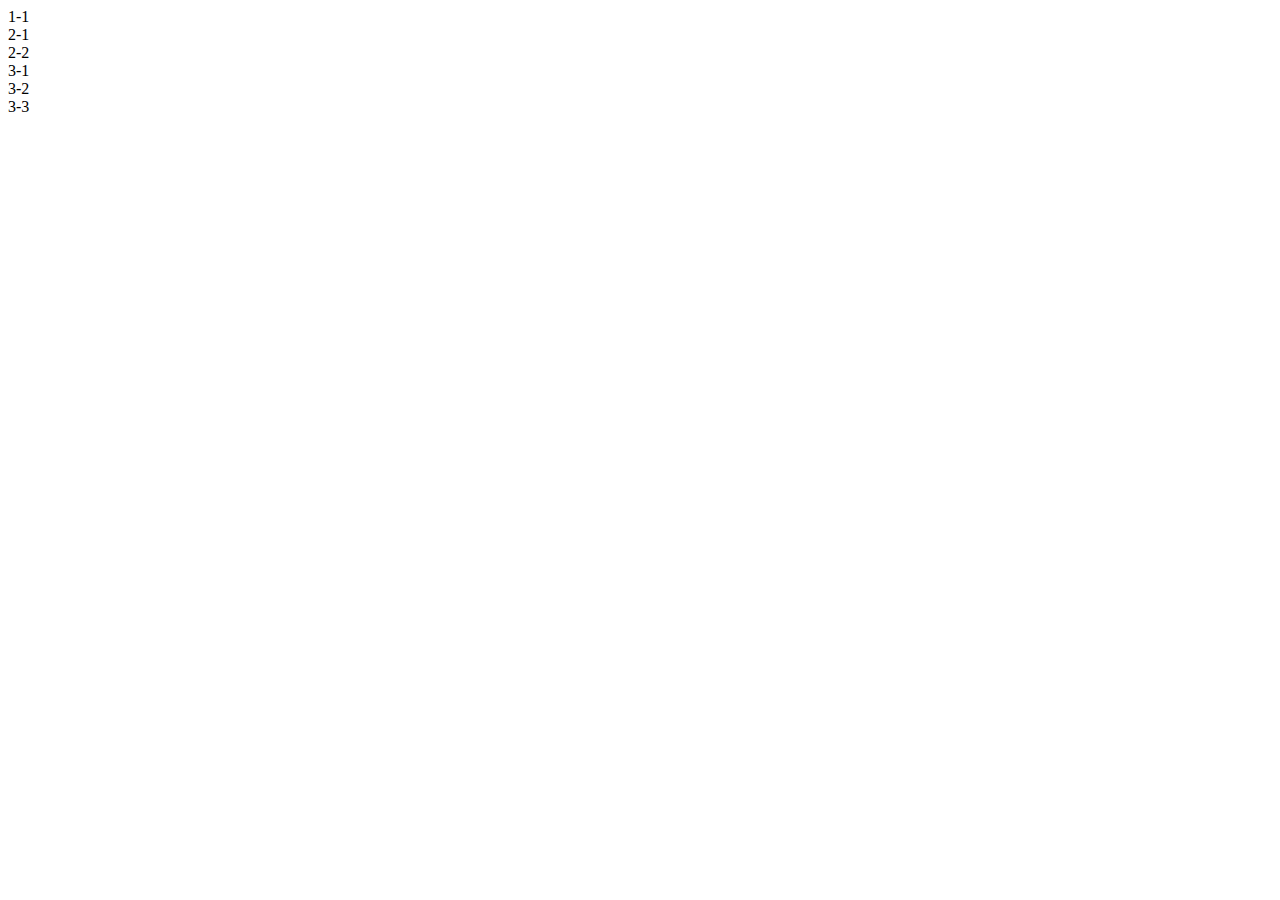
<file: 1114/index.html>
<!doctype html>
<html>
<head>
	<meta charset="utf-8">
	<title>無標題文件</title>
	<link href="https://cdn.jsdelivr.net/npm/bootstrap@5.3.2/dist/css/bootstrap.min.css" rel="stylesheet" integrity="sha384-T3c6CoIi6uLrA9TneNEoa7RxnatzjcDSCmG1MXxSR1GAsXEV/Dwwykc2MPK8M2HN" crossorigin="anonymous">
</head>

<body>
	
	<div class="container">
		
		<div class="row">
			<div class="col-lg-12 col-md-12 col-12 bg-warning">1-1</div>
		</div>
		
		<div class="row">
			<div class="col-lg-6 col-md-6 col-12 bg-danger">2-1</div>
			<div class="col-lg-6 col-md-6 col-12 bg-primary ">2-2</div>
		</div>
		
		<div class="row">
			<div class="col-lg-4 col-md-2 col-12 bg-secondary">3-1</div>
			<div class="col-lg-4 col-md-8 col-12 bg-info">3-2</div>
			<div class="col-lg-4 col-md-4 col-12 bg-success">3-3</div>
		</div>
	</div>
	
</body>
</html>
</file>
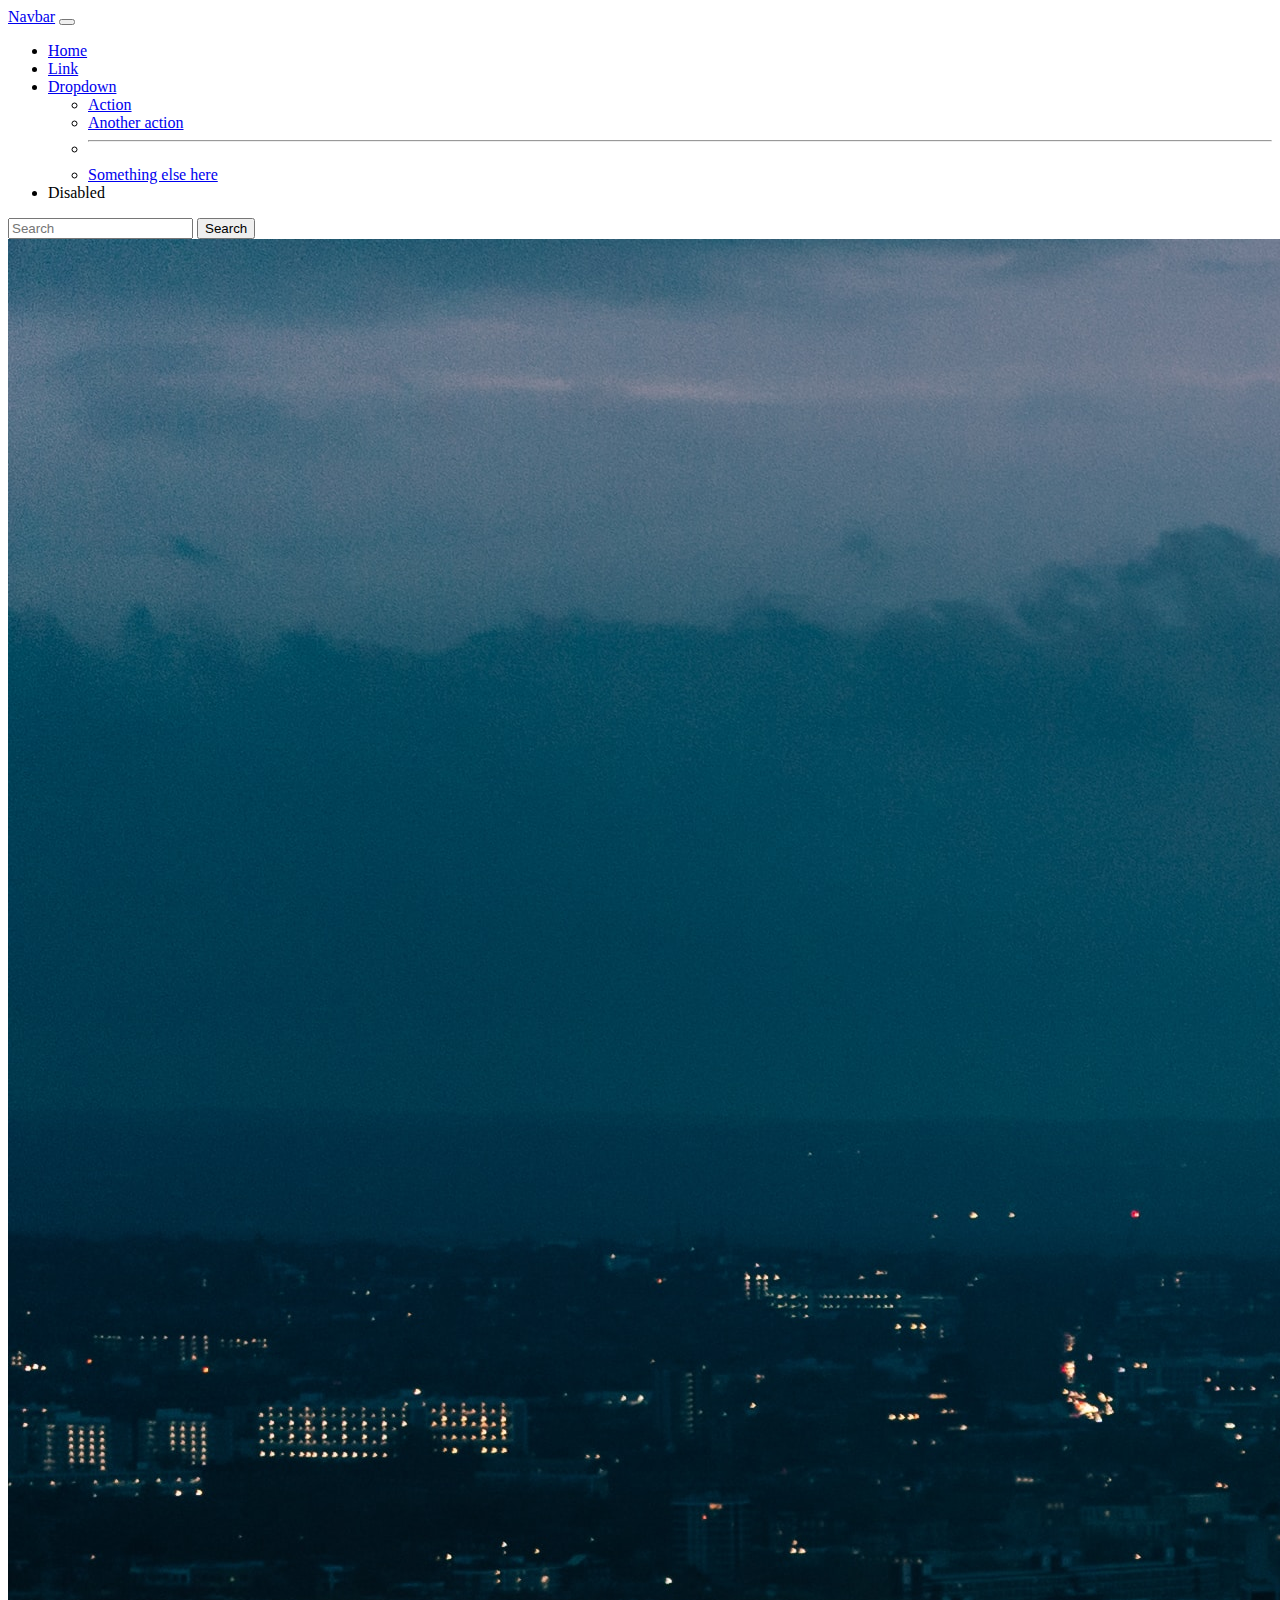
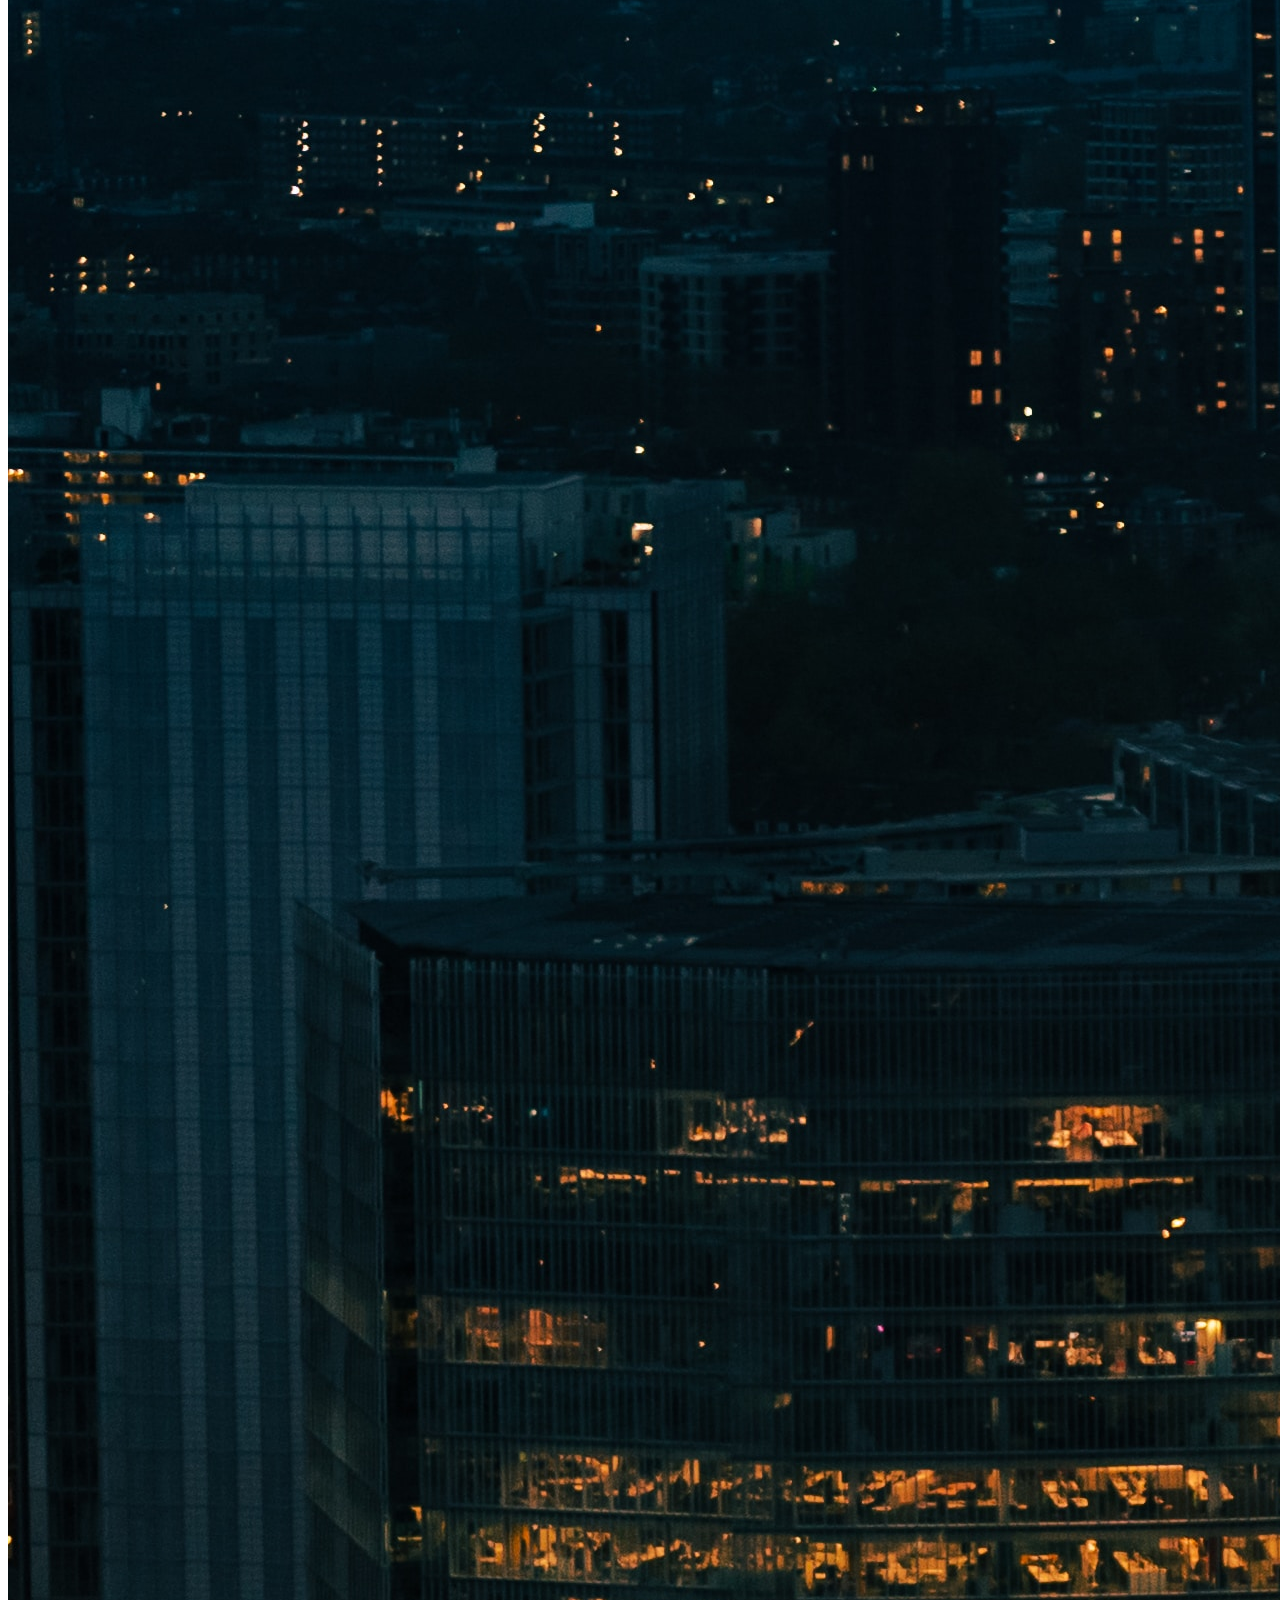
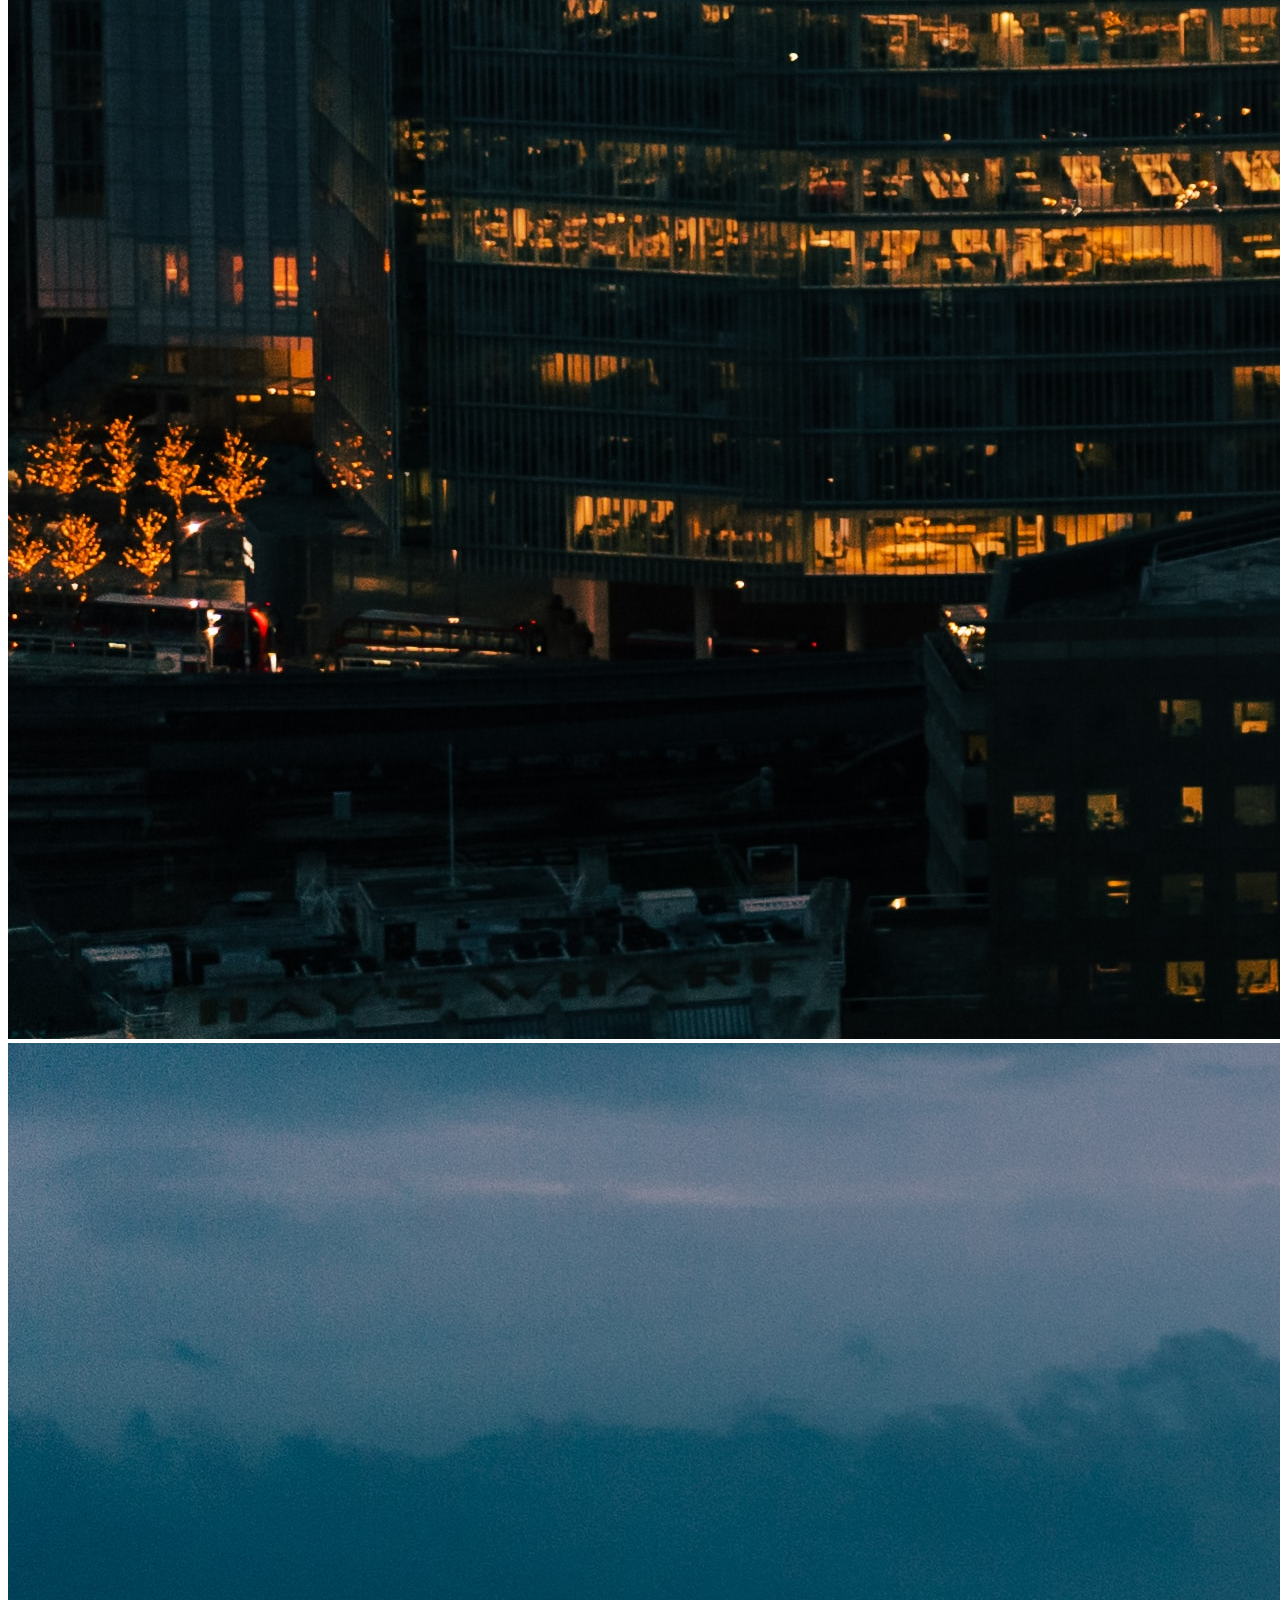
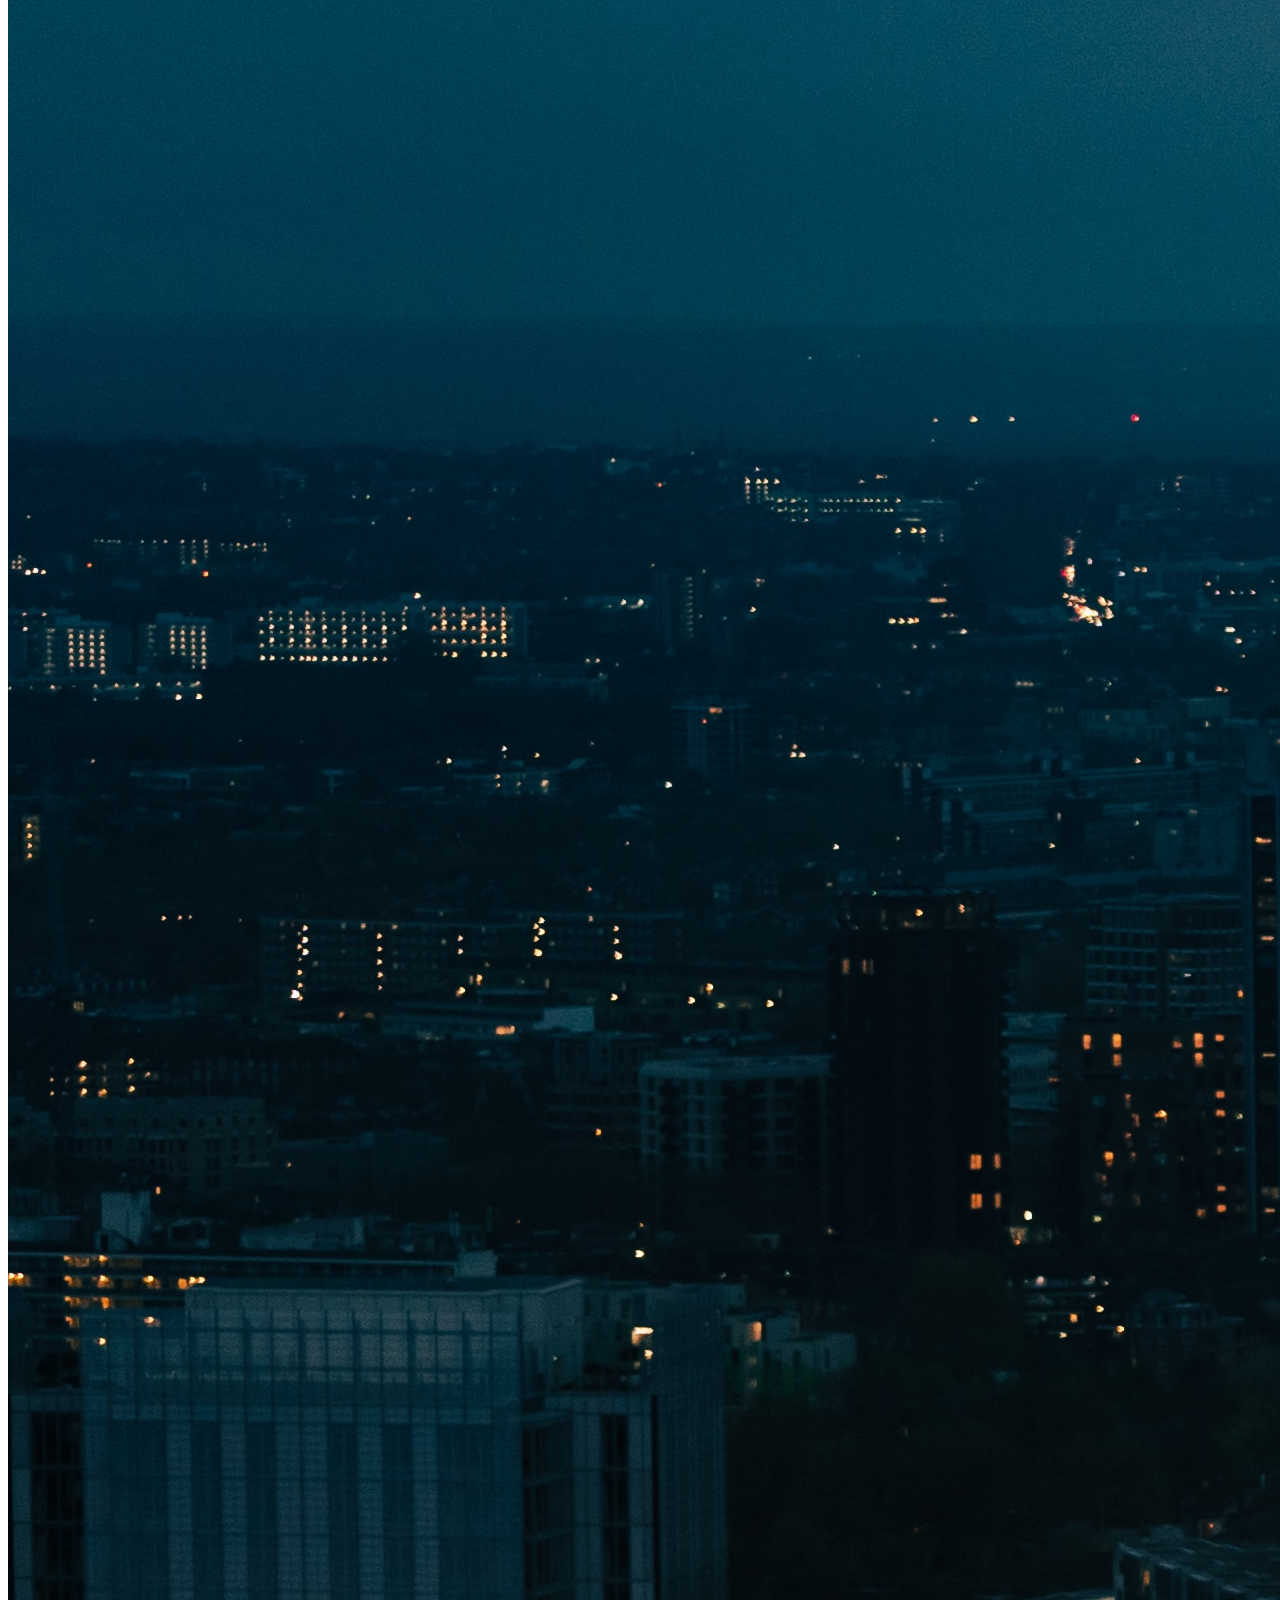
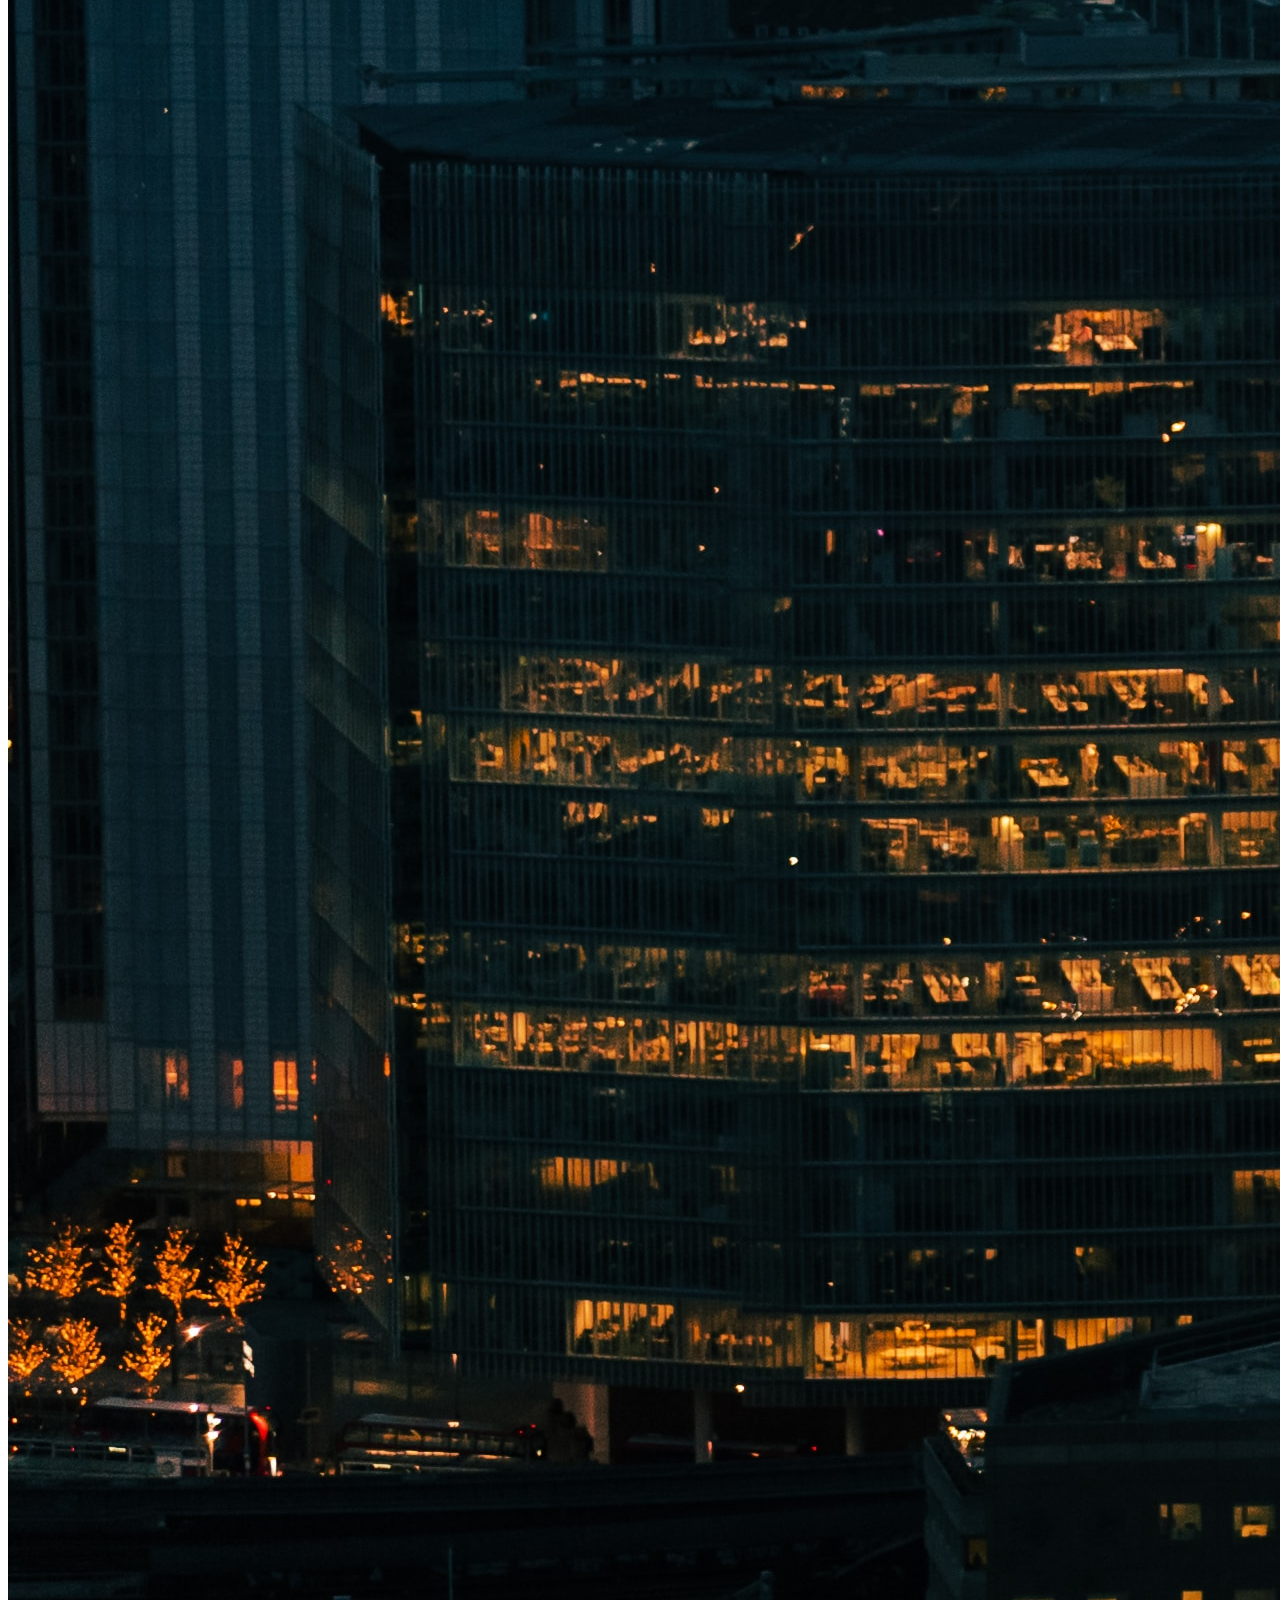
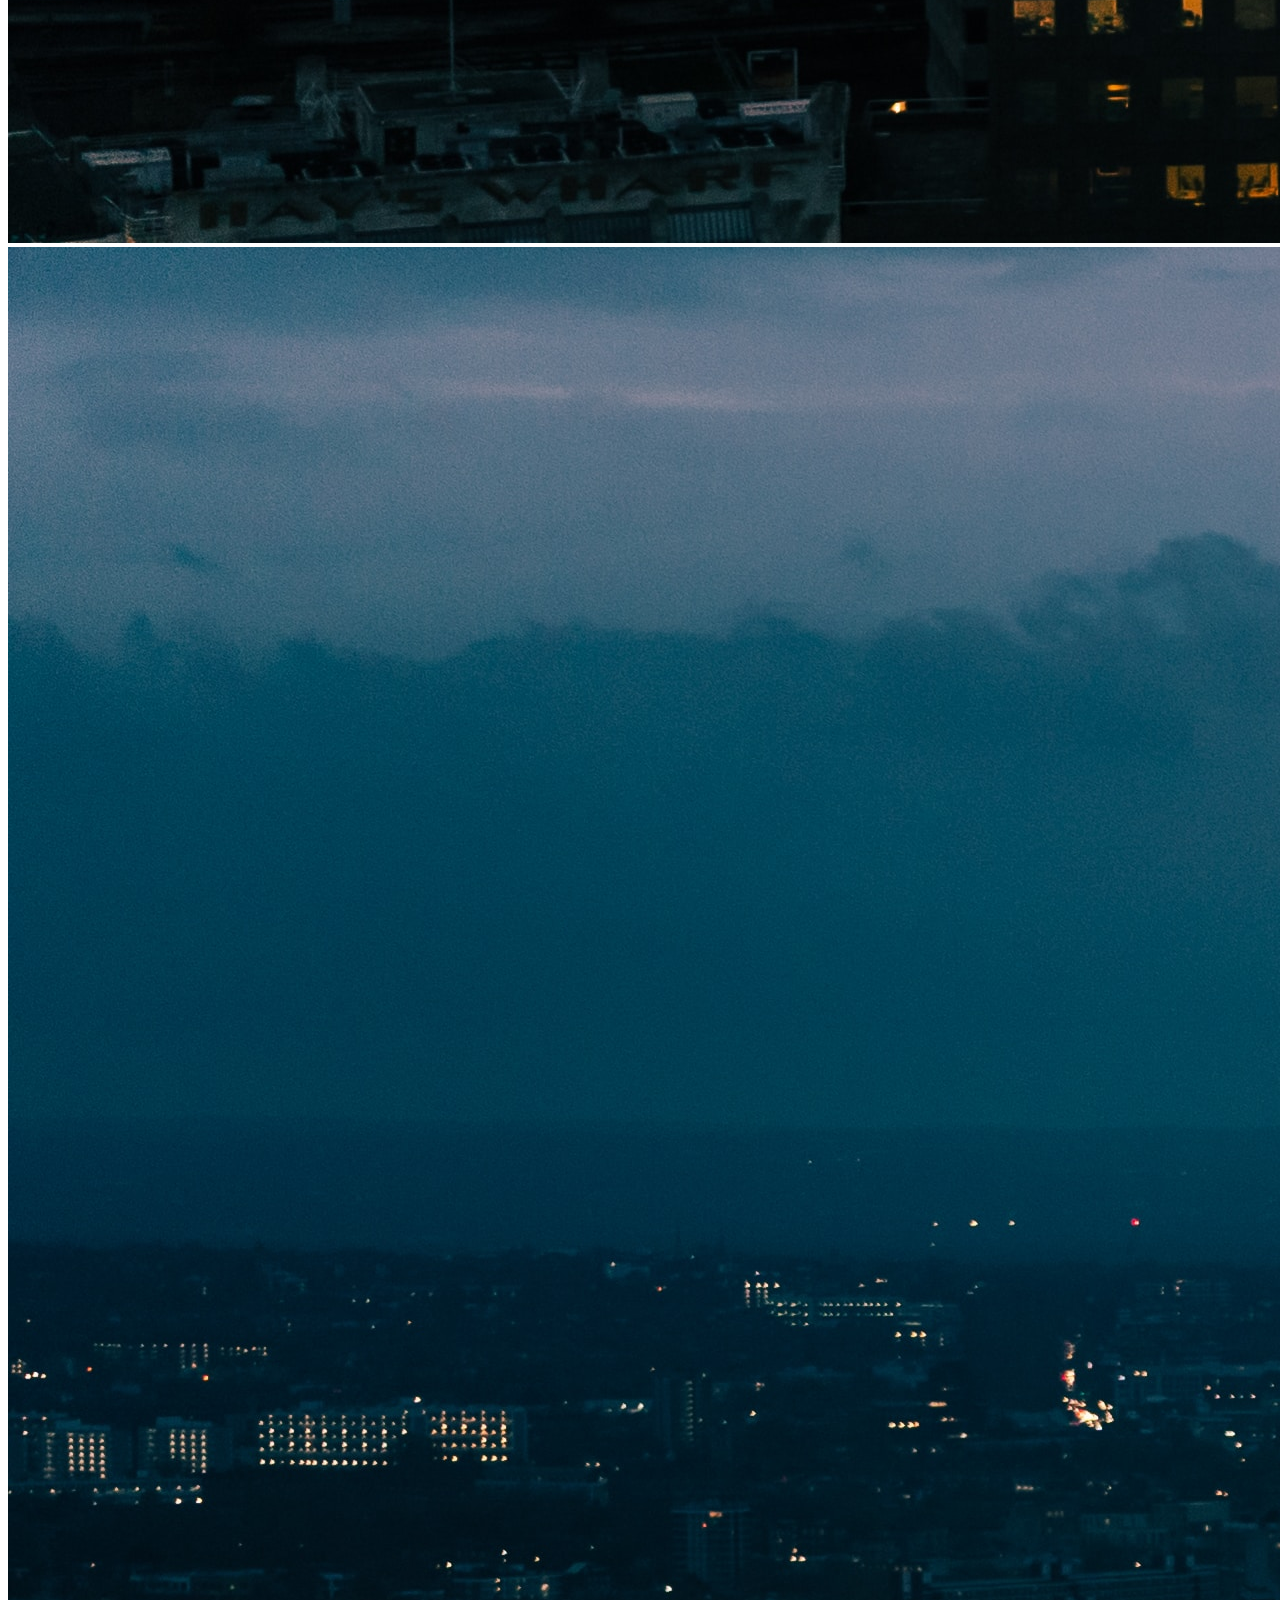
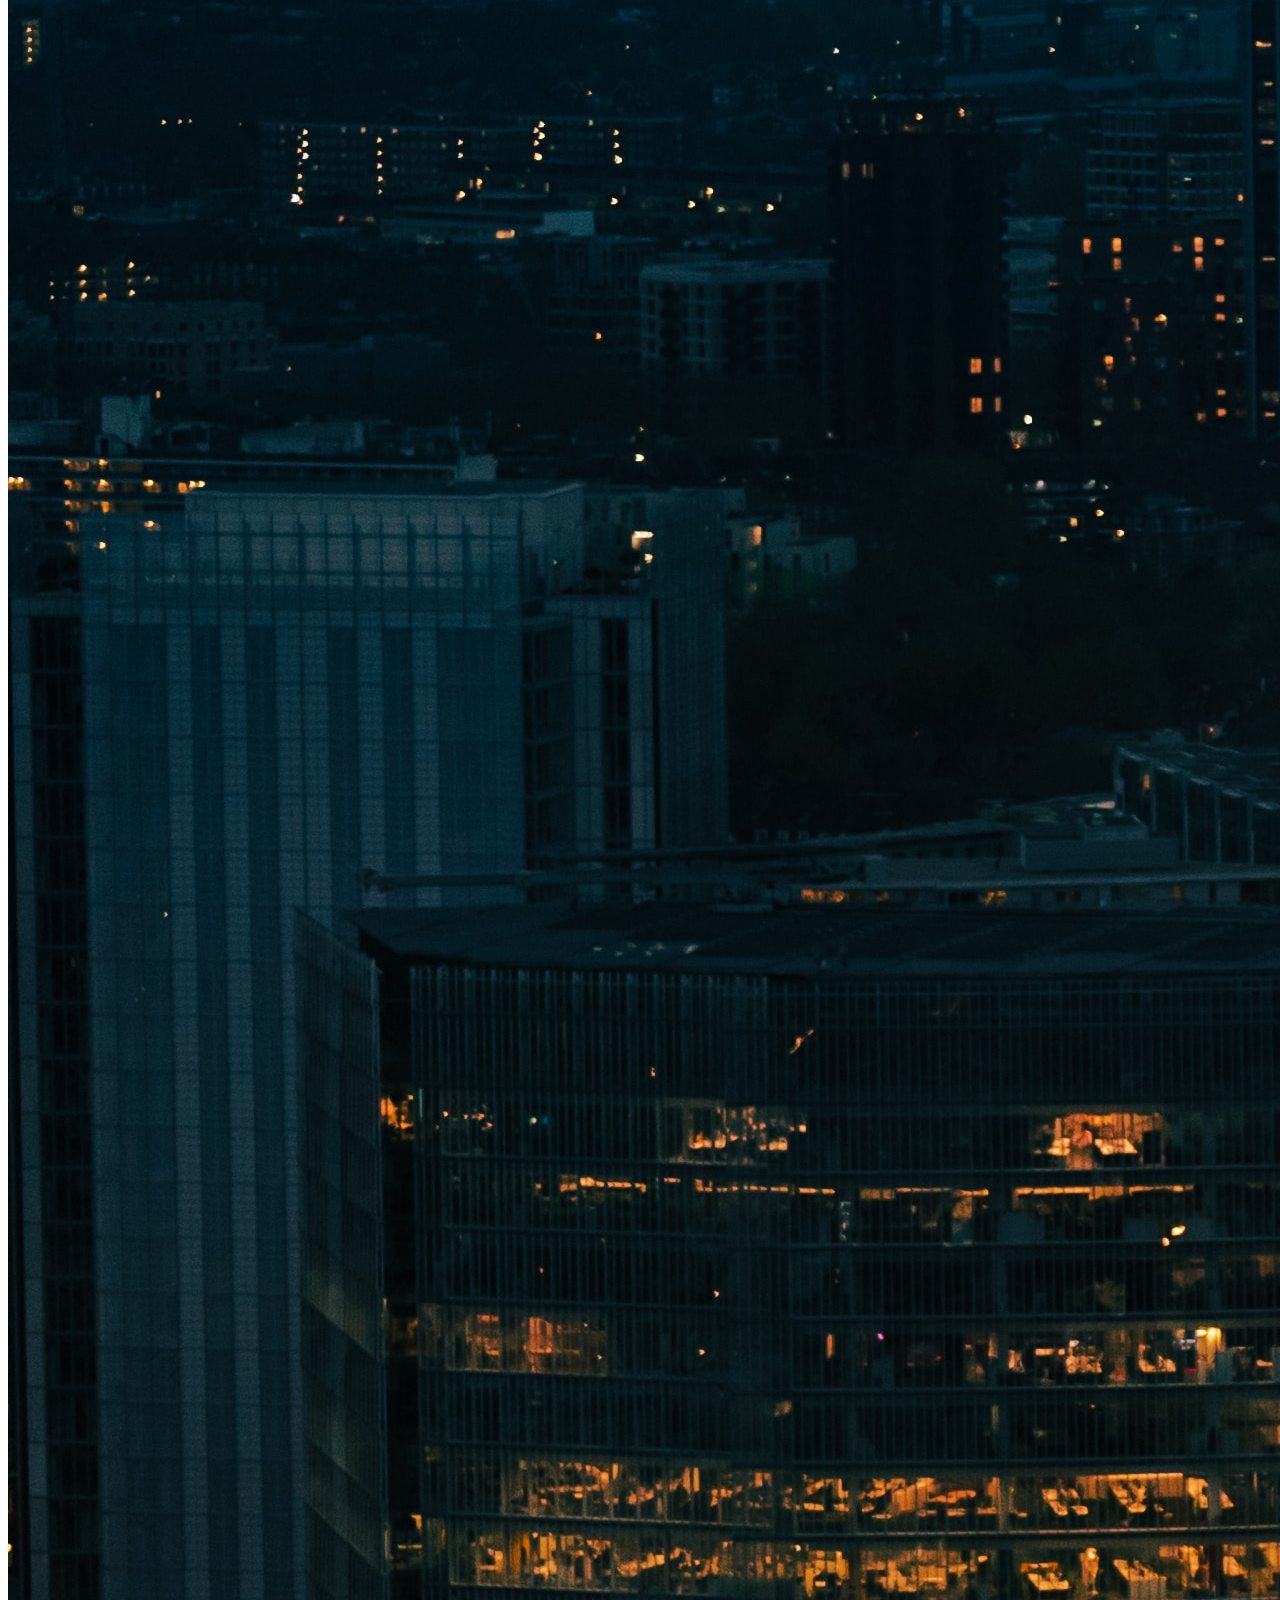
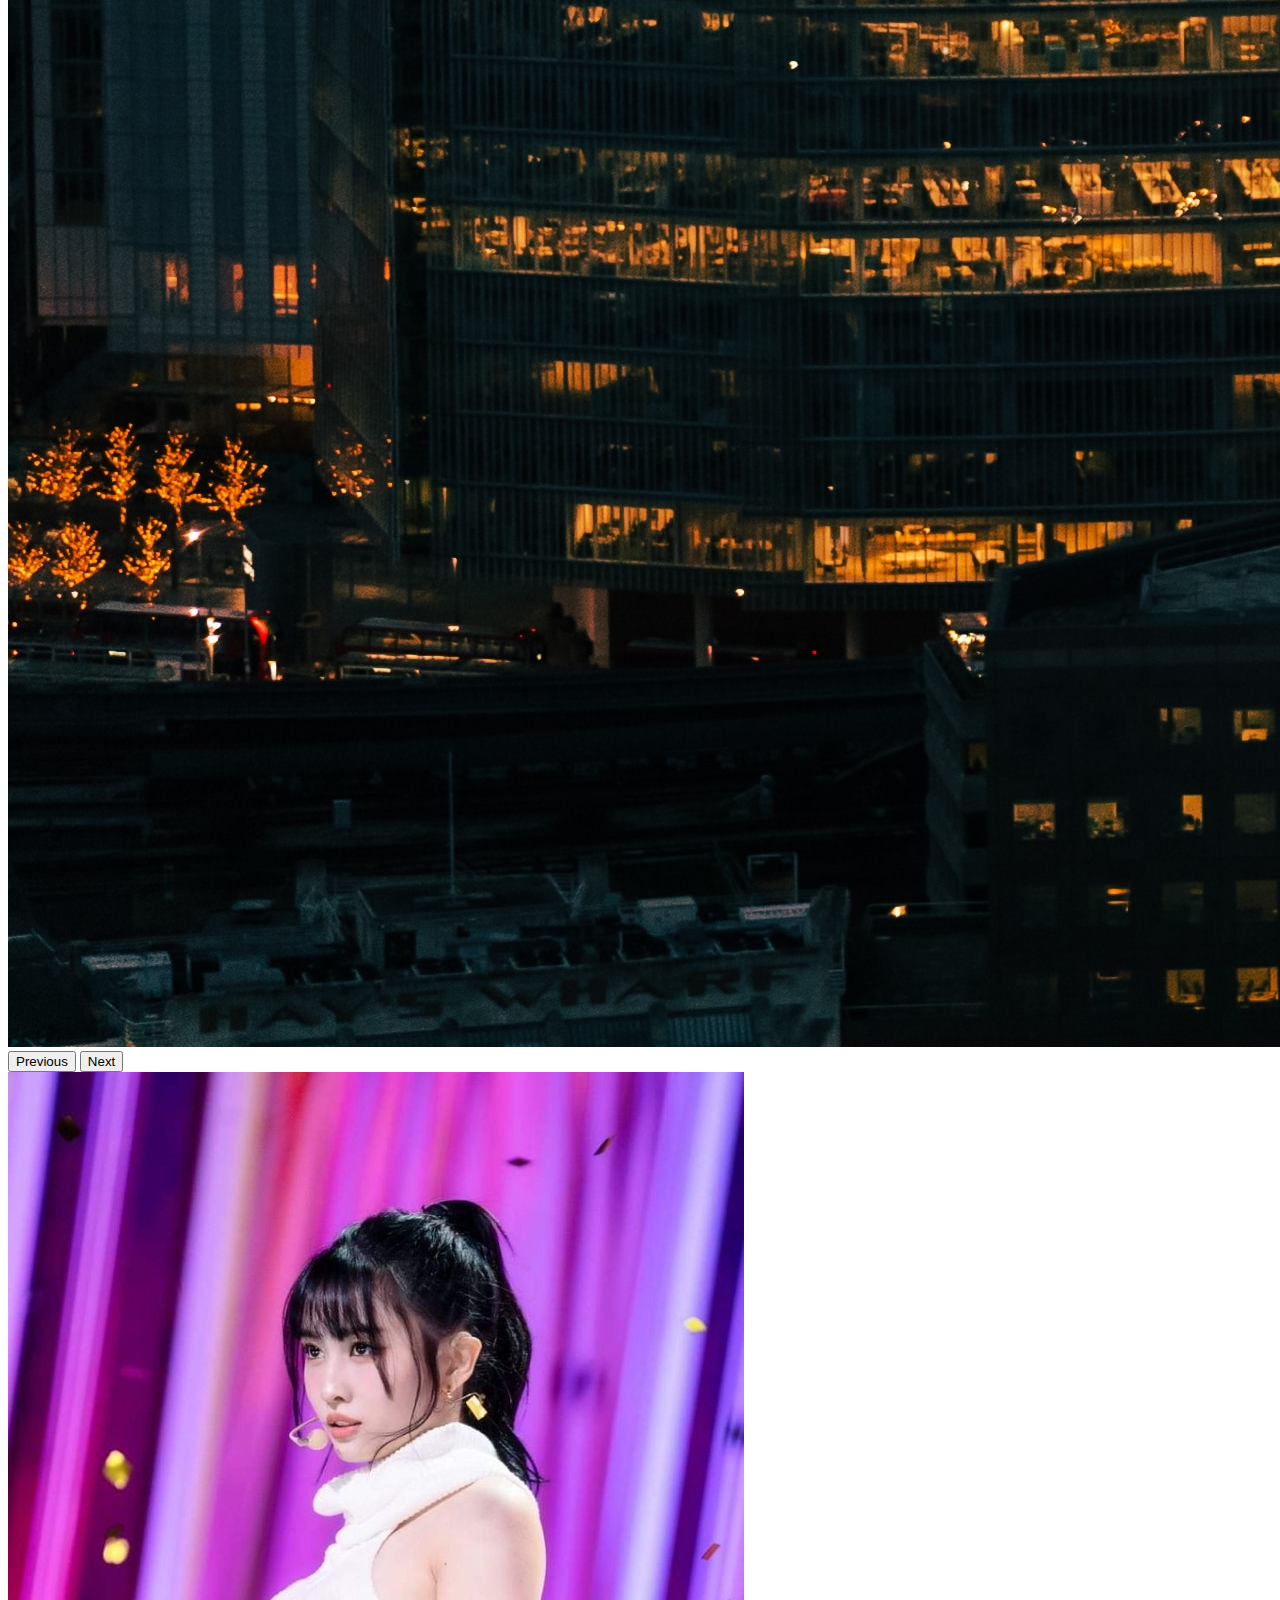
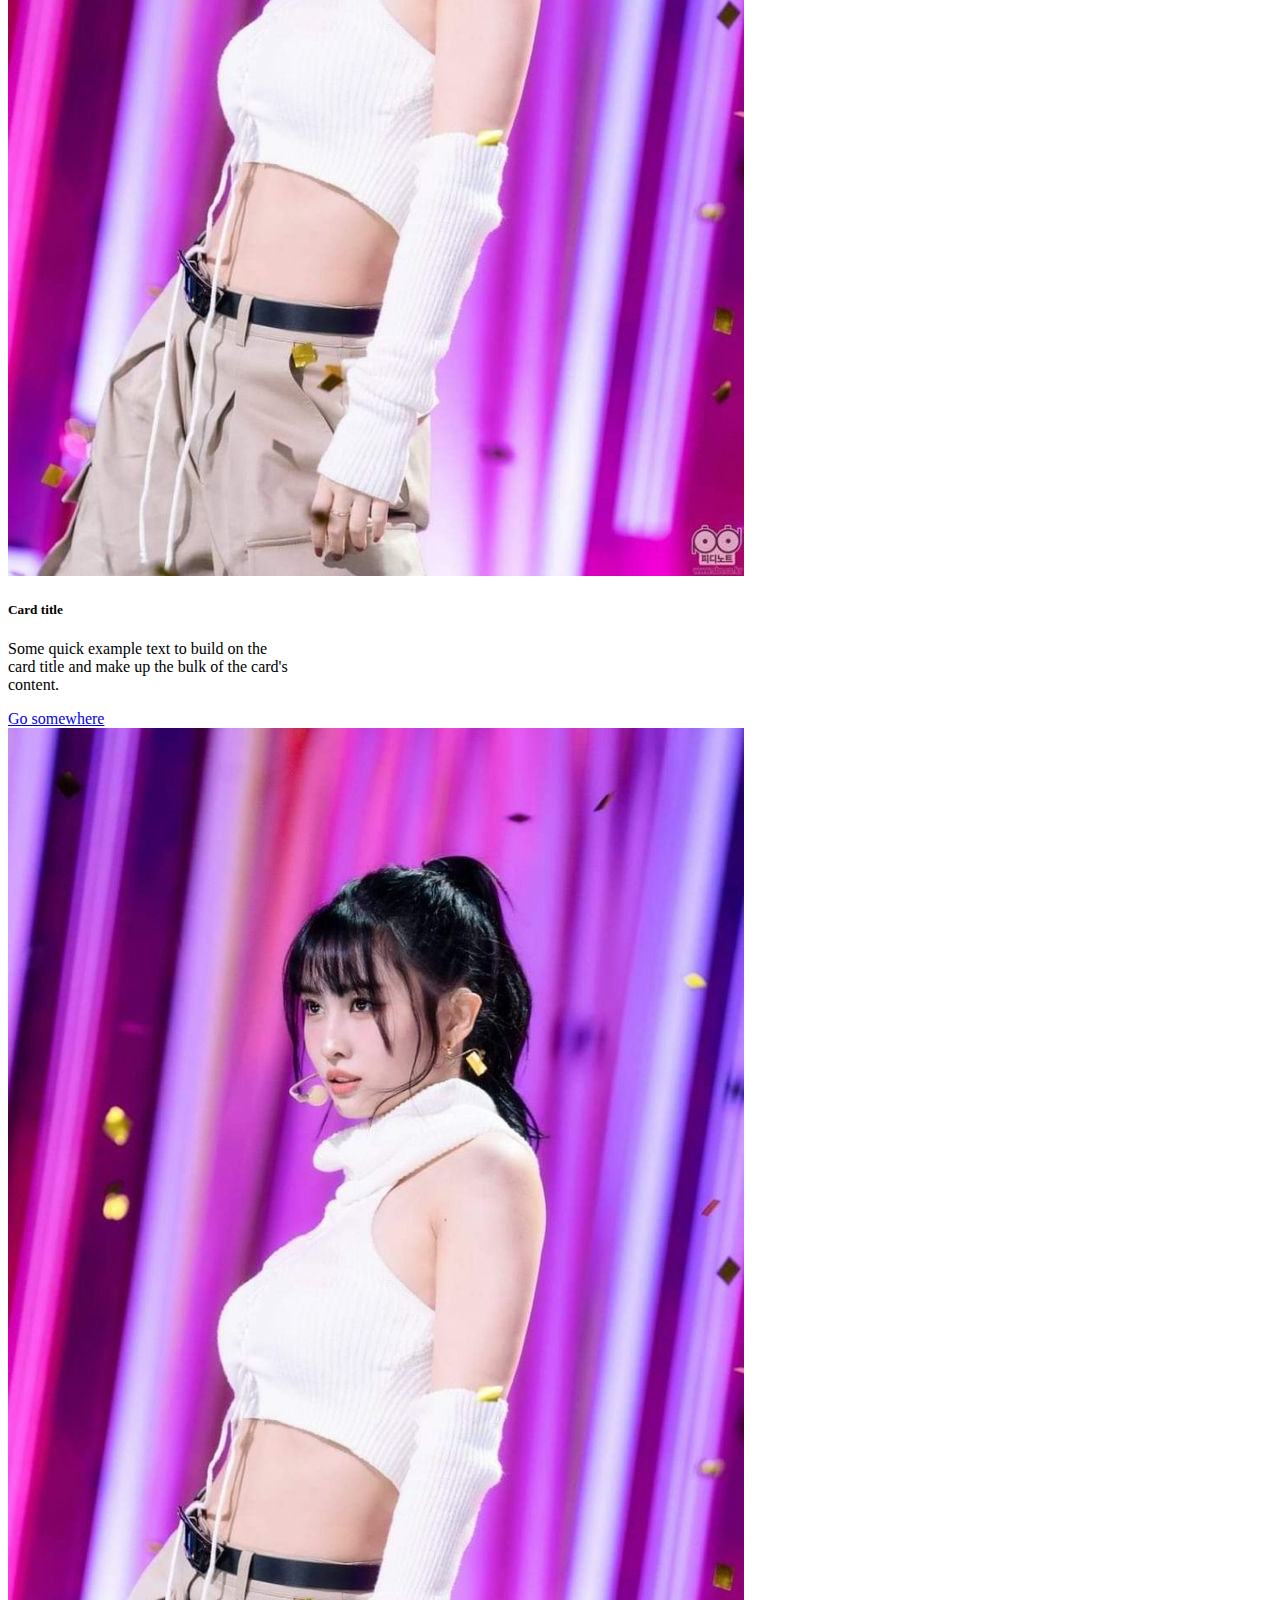
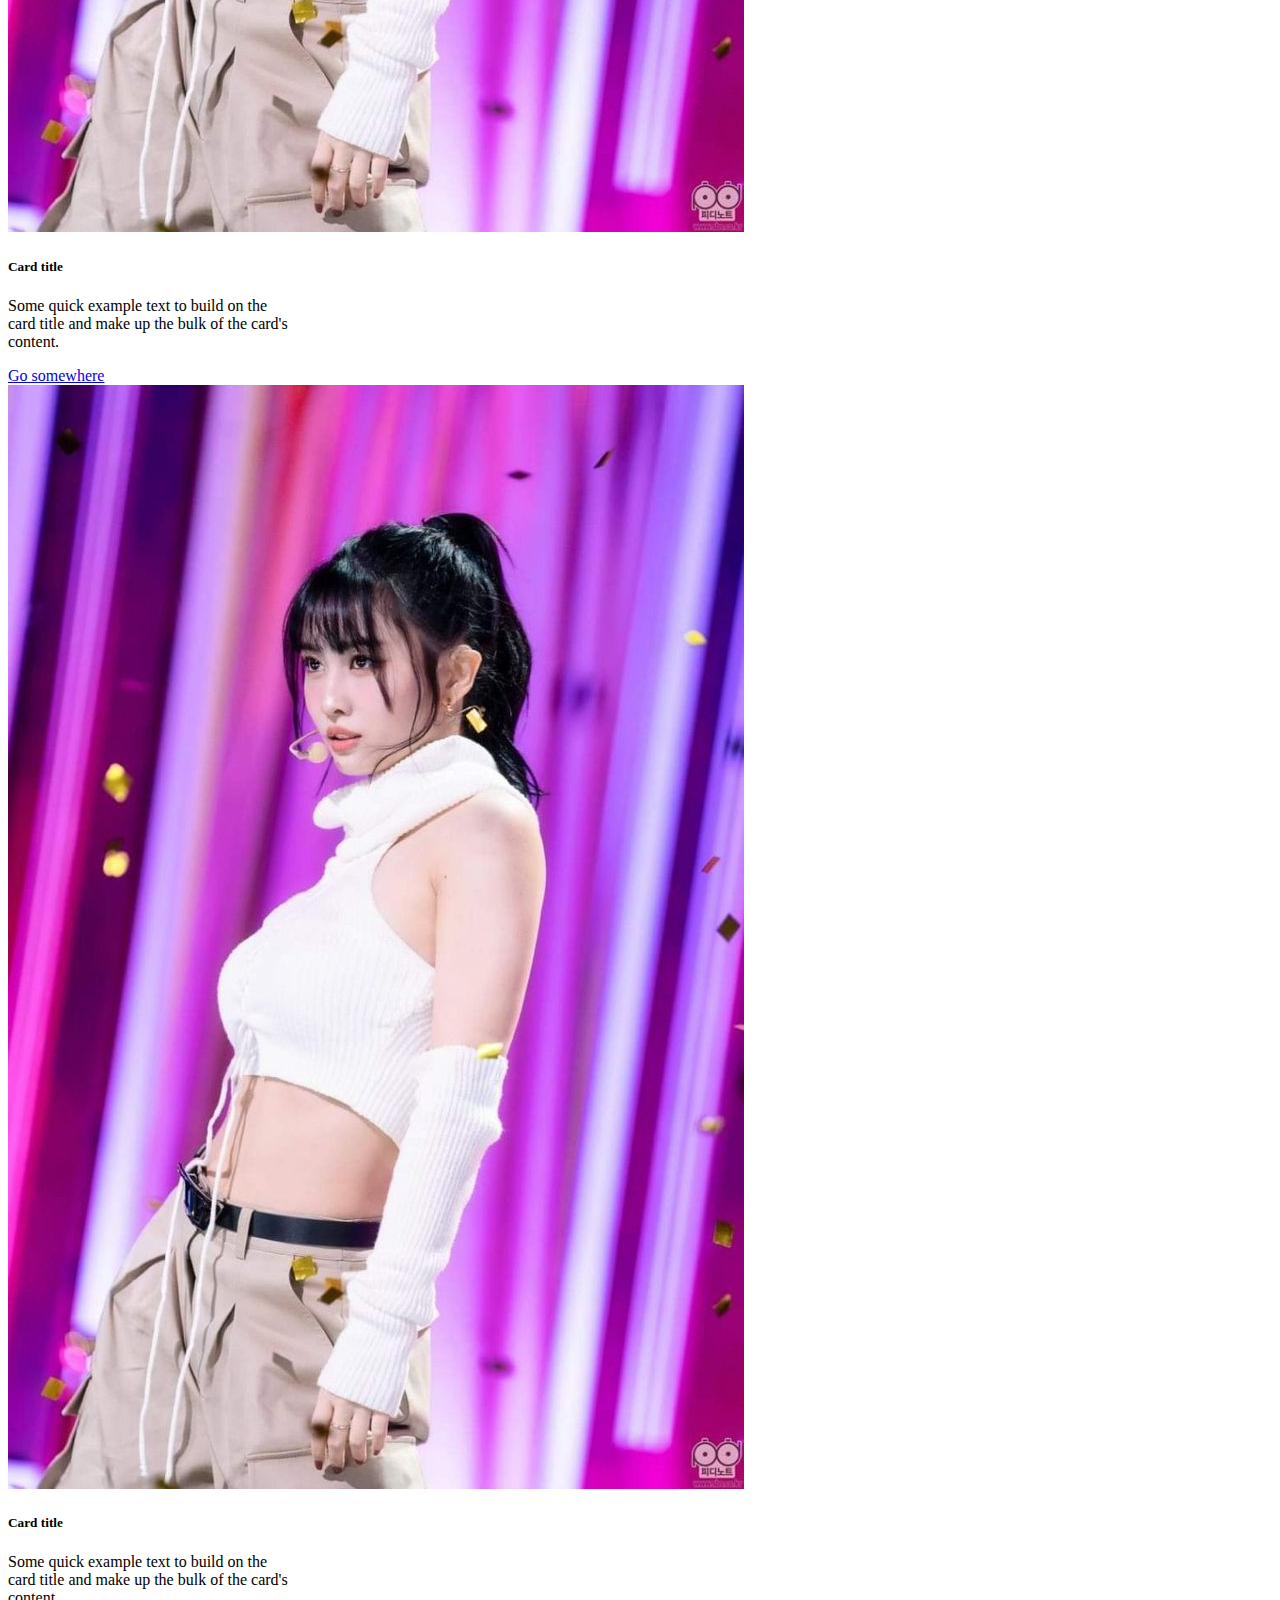
<file: 1121/index.html>
<!doctype html>
<html>
<head>
<meta charset="utf-8">
<title>無標題文件</title>
	<link href="https://cdn.jsdelivr.net/npm/bootstrap@5.3.2/dist/css/bootstrap.min.css" rel="stylesheet" integrity="sha384-T3c6CoIi6uLrA9TneNEoa7RxnatzjcDSCmG1MXxSR1GAsXEV/Dwwykc2MPK8M2HN" crossorigin="anonymous">
	
	<script src="https://cdn.jsdelivr.net/npm/bootstrap@5.3.2/dist/js/bootstrap.bundle.min.js" integrity="sha384-C6RzsynM9kWDrMNeT87bh95OGNyZPhcTNXj1NW7RuBCsyN/o0jlpcV8Qyq46cDfL" crossorigin="anonymous"></script>
</head>

<body>
	
	<div class="container-fluid">
		
		<nav class="navbar navbar-expand-lg bg-body-tertiary">
		  <div class="container-fluid">
			<a class="navbar-brand" href="#">Navbar</a>
			<button class="navbar-toggler" type="button" data-bs-toggle="collapse" data-bs-target="#navbarSupportedContent" aria-controls="navbarSupportedContent" aria-expanded="false" aria-label="Toggle navigation">
			  <span class="navbar-toggler-icon"></span>
			</button>
			<div class="collapse navbar-collapse" id="navbarSupportedContent">
			  <ul class="navbar-nav me-auto mb-2 mb-lg-0">
				<li class="nav-item">
				  <a class="nav-link active" aria-current="page" href="#">Home</a>
				</li>
				<li class="nav-item">
				  <a class="nav-link" href="#">Link</a>
				</li>
				<li class="nav-item dropdown">
				  <a class="nav-link dropdown-toggle" href="#" role="button" data-bs-toggle="dropdown" aria-expanded="false">
					Dropdown
				  </a>
				  <ul class="dropdown-menu">
					<li><a class="dropdown-item" href="#">Action</a></li>
					<li><a class="dropdown-item" href="#">Another action</a></li>
					<li><hr class="dropdown-divider"></li>
					<li><a class="dropdown-item" href="#">Something else here</a></li>
				  </ul>
				</li>
				<li class="nav-item">
				  <a class="nav-link disabled" aria-disabled="true">Disabled</a>
				</li>
			  </ul>
			  <form class="d-flex" role="search">
				<input class="form-control me-2" type="search" placeholder="Search" aria-label="Search">
				<button class="btn btn-outline-success" type="submit">Search</button>
			  </form>
			</div>
		  </div>
		</nav>		
		
		<div id="carouselExample" class="carousel slide">
		  <div class="carousel-inner">
			<div class="carousel-item active">
			  <img src="marc-kleen-__pYa2kZkLc-unsplash.jpg" class="d-block w-100" alt="...">
			</div>
			<div class="carousel-item">
			  <img src="marc-kleen-__pYa2kZkLc-unsplash.jpg" class="d-block w-100" alt="...">
			</div>
			<div class="carousel-item">
			  <img src="marc-kleen-__pYa2kZkLc-unsplash.jpg" class="d-block w-100" alt="...">
			</div>
		  </div>
		  <button class="carousel-control-prev" type="button" data-bs-target="#carouselExample" data-bs-slide="prev">
			<span class="carousel-control-prev-icon" aria-hidden="true"></span>
			<span class="visually-hidden">Previous</span>
		  </button>
		  <button class="carousel-control-next" type="button" data-bs-target="#carouselExample" data-bs-slide="next">
			<span class="carousel-control-next-icon" aria-hidden="true"></span>
			<span class="visually-hidden">Next</span>
		  </button>
		</div>
		<div class="container text-center">
		  <div class="row">
			<div class="col-lg-3 col-sm-6 col-12">
			  <div class="card" style="width: 18rem;">
  <img src="MOMO7.jfif" class="card-img-top" alt="...">
  <div class="card-body">
    <h5 class="card-title">Card title</h5>
    <p class="card-text">Some quick example text to build on the card title and make up the bulk of the card's content.</p>
    <a href="#" class="btn btn-primary">Go somewhere</a>
  </div>
</div>
			</div>
			<div class="col-lg-3 col-sm-6 col-12">
			  <div class="card" style="width: 18rem;">
  <img src="MOMO7.jfif" class="card-img-top" alt="">
  <div class="card-body">
    <h5 class="card-title">Card title</h5>
    <p class="card-text">Some quick example text to build on the card title and make up the bulk of the card's content.</p>
    <a href="#" class="btn btn-primary">Go somewhere</a>
  </div>
</div>
			</div>
			<div class="col-lg-3 col-sm-6 col-12">
			  <div class="card" style="width: 18rem;">
  <img src="MOMO7.jfif" class="card-img-top" alt="">
  <div class="card-body">
    <h5 class="card-title">Card title</h5>
    <p class="card-text">Some quick example text to build on the card title and make up the bulk of the card's content.</p>
    <a href="#" class="btn btn-primary">Go somewhere</a>
  </div>
</div>
			</div>
			<div class="col-lg-3 col-sm-6 col-12">
			 <div class="card" style="width: 18rem;">
  <img src="MOMO7.jfif" class="card-img-top" alt="MOMO7.jfif">
  <div class="card-body">
    <h5 class="card-title">Card title</h5>
    <p class="card-text">Some quick example text to build on the card title and make up the bulk of the card's content.</p>
    <a href="#" class="btn btn-primary">Go somewhere</a>
  </div>
</div>
			</div>
  		</div>
	</div>
		
		<p>LOOOOOOOOOOOOOOOOOOOOOOOOOOOOOOOOOOL</p>
		
		
	</div>
	
</body>
</html>
</file>
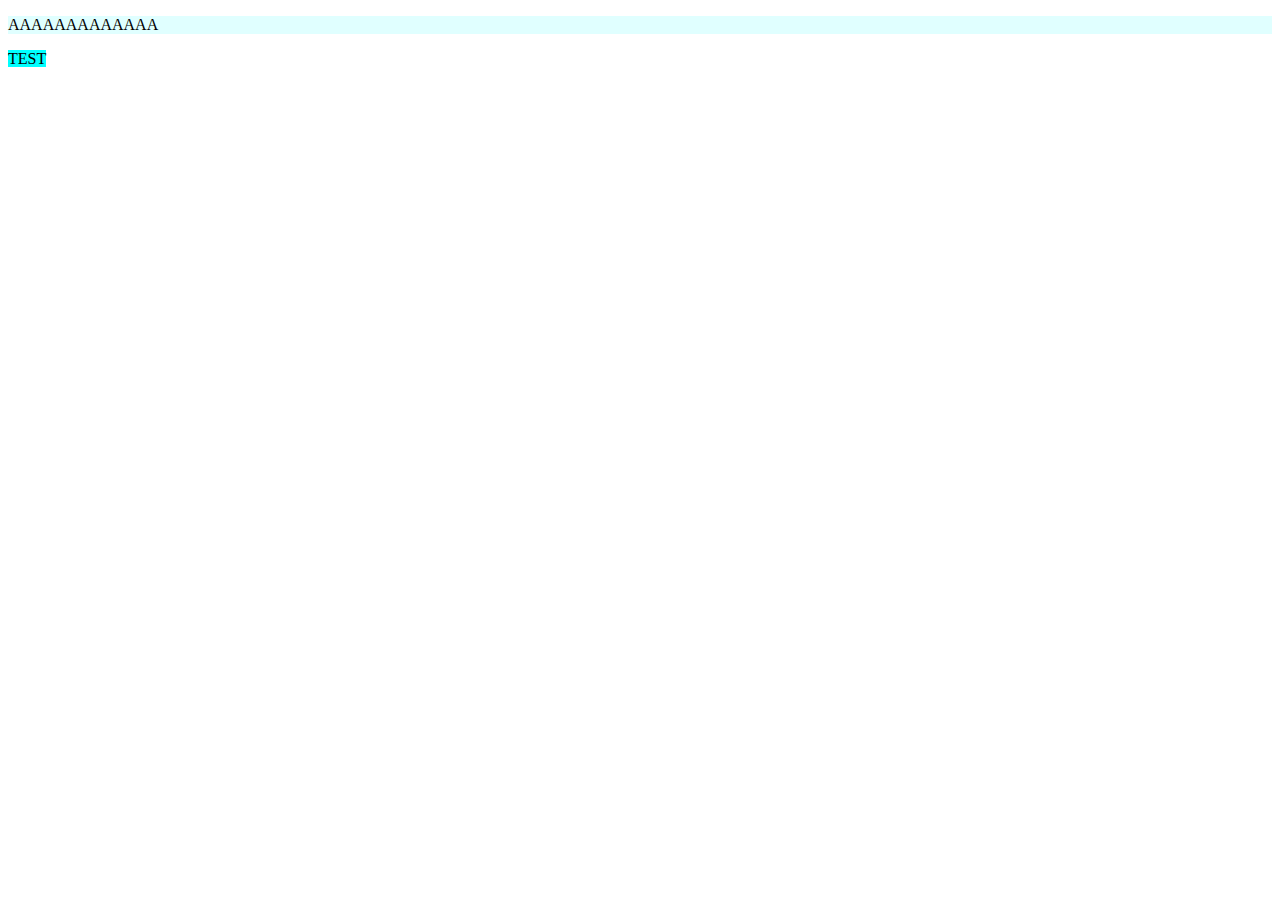
<file: 1204/index.html>
<!DOCTYPE html>
<html lang="en">
<head>
    <meta charset="UTF-8">
    <meta http-equiv="X-UA-Compatible" content="IE=edge">
    <meta name="viewport" content="width=device-width, initial-scale=1.0">
    <title>Document</title>
    <link rel="stylesheet" href="style.css">
    <style>
        @import url('https://fonts.googleapis.com/css2?family=Playfair+Display:ital@1&display=swap');
      </style>
</head>
<body>
    <p>AAAAAAAAAAAAA</p>
    <span>TEST</span>
</body>
</html>
</file>
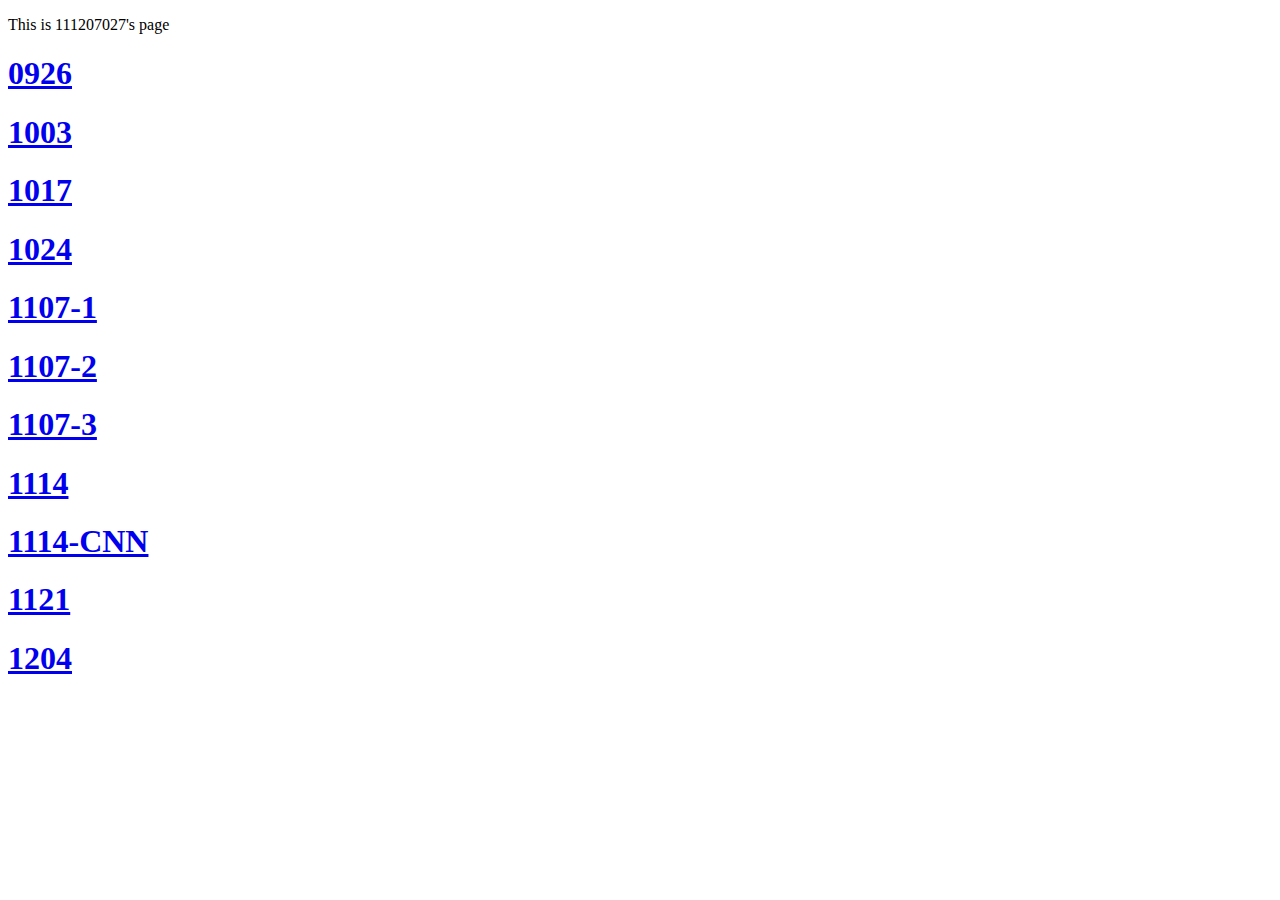
<file: 1205/index.html>
<!doctype html>
<html>
<head>
<meta charset="utf-8">
<title>111207027</title>
</head>

<body>
	<p>This is 111207027's page</p>
	<h1><a href="0926/0926.html">0926</a></h1>
	<h1><a href="1003/1003.html">1003</a></h1>
	<h1><a href="1017/index.html">1017</a></h1>
	<h1><a href="1024/index.html">1024</a></h1>
	<h1><a href="1107/1107-1.html">1107-1</a></h1>
	<h1><a href="1107/1107-2.html">1107-2</a></h1>
	<h1><a href="1107/1107-3.html">1107-3</a></h1>
	<h1><a href="1114/index.html">1114</a></h1>
	<h1><a href="1114/CNN.html">1114-CNN</a></h1>
	<h1><a href="1121/index.html">1121</a></h1>
	<h1><a href="1204/index.html">1204</a></h1>
	
</body>
</html>
</file>
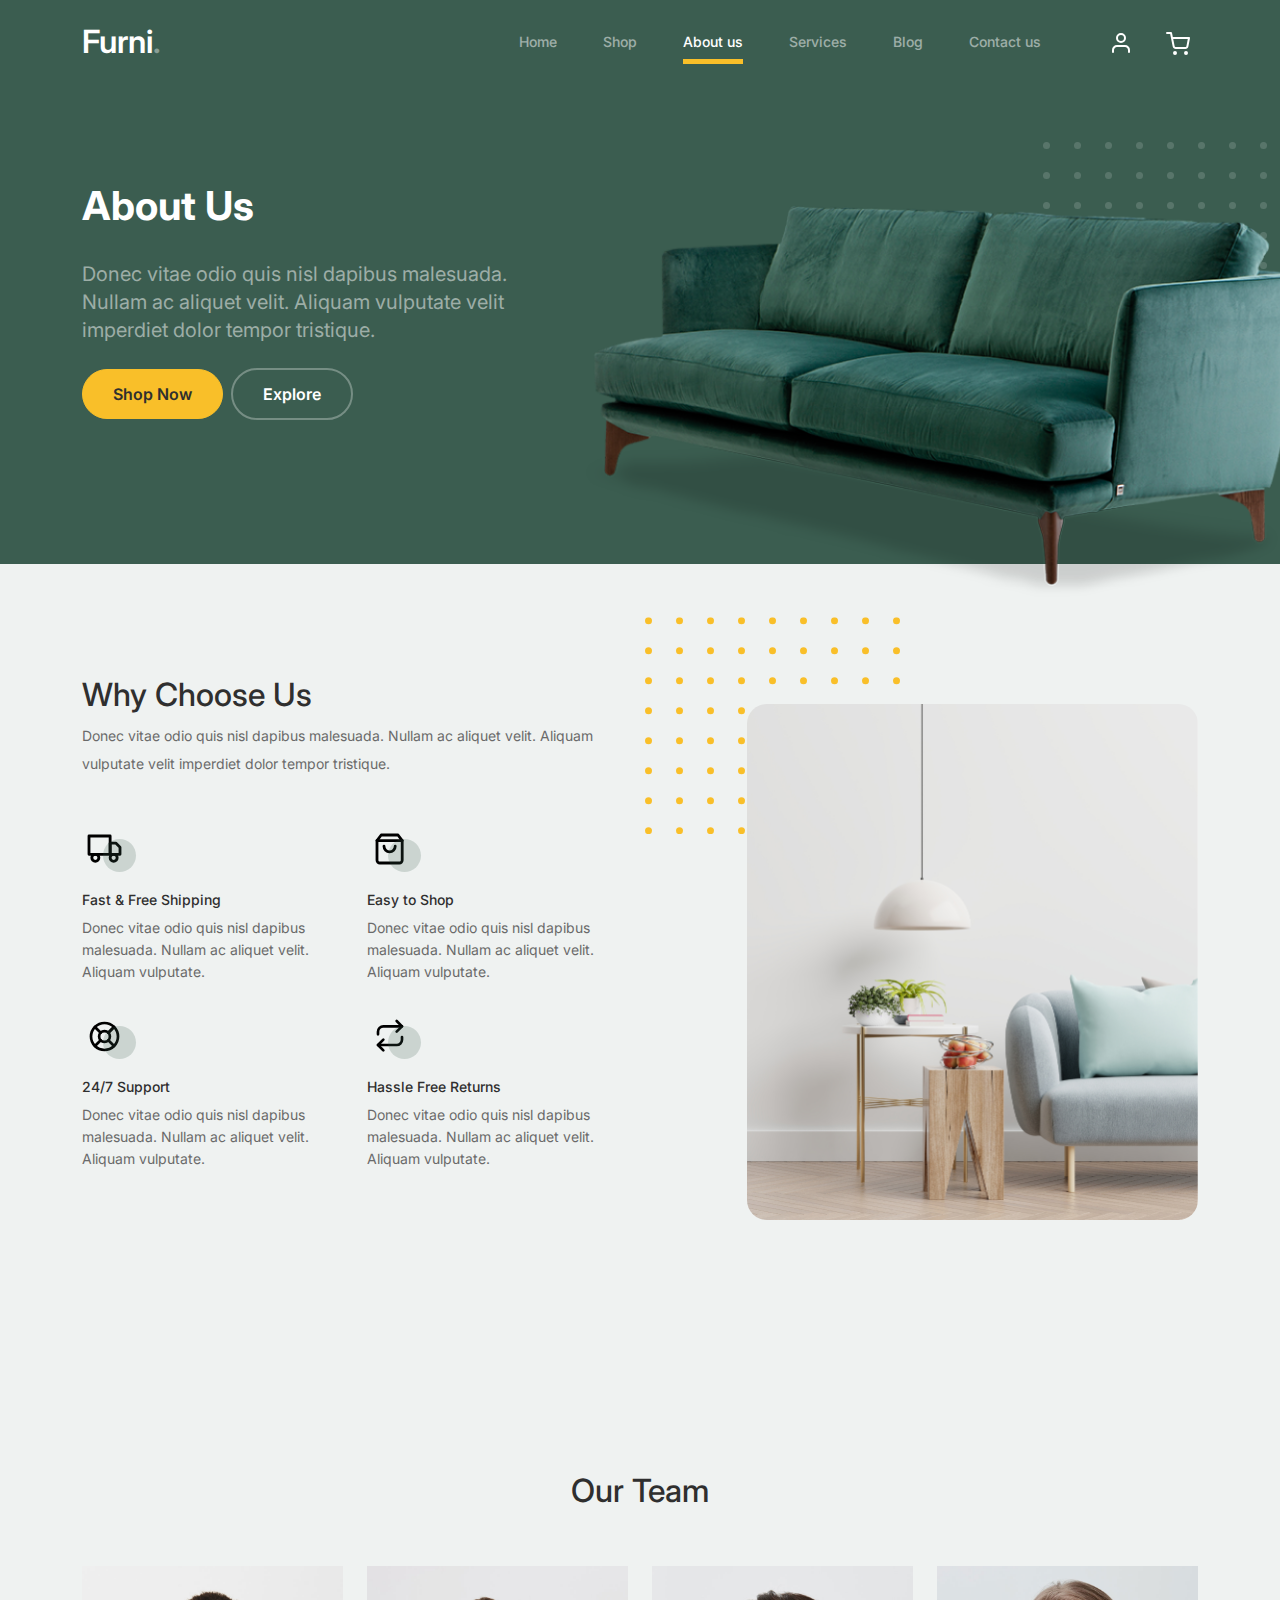
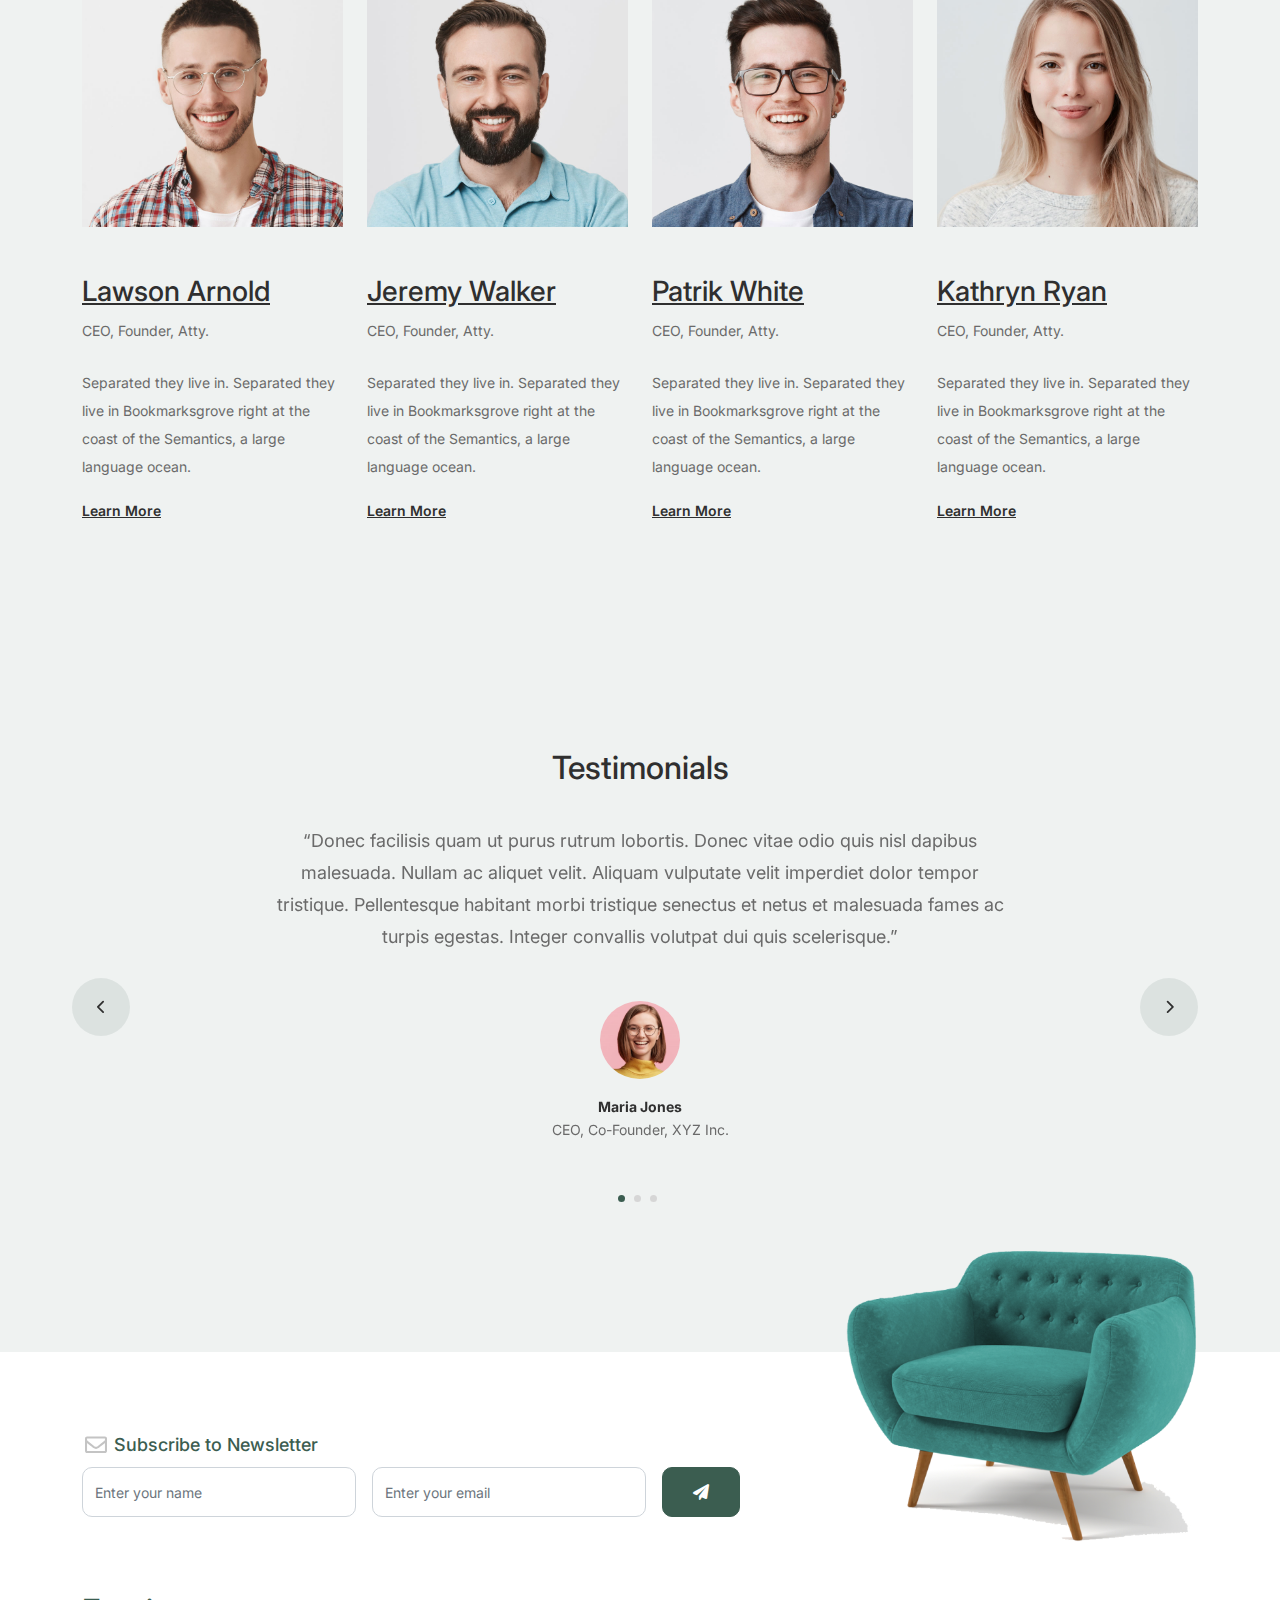
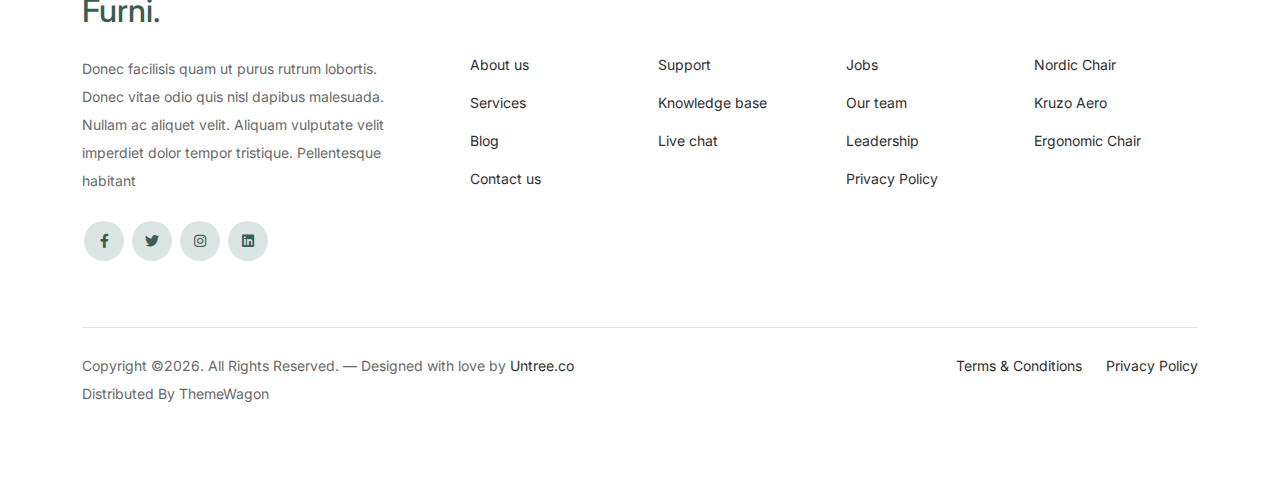
<file: about.html>
<!-- /*
* Bootstrap 5
* Template Name: Furni
* Template Author: Untree.co
* Template URI: https://untree.co/
* License: https://creativecommons.org/licenses/by/3.0/
*/ -->
<!doctype html>
<html lang="en">
<head>
  <meta charset="utf-8">
  <meta name="viewport" content="width=device-width, initial-scale=1, shrink-to-fit=no">
  <meta name="author" content="Untree.co">
  <link rel="shortcut icon" href="favicon.png">

  <meta name="description" content="" />
  <meta name="keywords" content="bootstrap, bootstrap4" />

		<!-- Bootstrap CSS -->
		<link href="css/bootstrap.min.css" rel="stylesheet">
		<link href="https://cdnjs.cloudflare.com/ajax/libs/font-awesome/6.0.0-beta3/css/all.min.css" rel="stylesheet">
		<link href="css/tiny-slider.css" rel="stylesheet">
		<link href="css/style.css" rel="stylesheet">
		<title>Furni Free Bootstrap 5 Template for Furniture and Interior Design Websites by Untree.co </title>
	</head>

	<body>

		<!-- Start Header/Navigation -->
		<nav class="custom-navbar navbar navbar navbar-expand-md navbar-dark bg-dark" arial-label="Furni navigation bar">

			<div class="container">
				<a class="navbar-brand" href="index.html">Furni<span>.</span></a>

				<button class="navbar-toggler" type="button" data-bs-toggle="collapse" data-bs-target="#navbarsFurni" aria-controls="navbarsFurni" aria-expanded="false" aria-label="Toggle navigation">
					<span class="navbar-toggler-icon"></span>
				</button>

				<div class="collapse navbar-collapse" id="navbarsFurni">
					<ul class="custom-navbar-nav navbar-nav ms-auto mb-2 mb-md-0">
						<li class="nav-item ">
							<a class="nav-link" href="index.html">Home</a>
						</li>
						<li><a class="nav-link" href="shop.html">Shop</a></li>
						<li class="active"><a class="nav-link" href="about.html">About us</a></li>
						<li><a class="nav-link" href="services.html">Services</a></li>
						<li><a class="nav-link" href="blog.html">Blog</a></li>
						<li><a class="nav-link" href="contact.html">Contact us</a></li>
					</ul>

					<ul class="custom-navbar-cta navbar-nav mb-2 mb-md-0 ms-5">
						<li><a class="nav-link" href="#"><img src="images/user.svg"></a></li>
						<li><a class="nav-link" href="cart.html"><img src="images/cart.svg"></a></li>
					</ul>
				</div>
			</div>
				
		</nav>
		<!-- End Header/Navigation -->

		<!-- Start Hero Section -->
			<div class="hero">
				<div class="container">
					<div class="row justify-content-between">
						<div class="col-lg-5">
							<div class="intro-excerpt">
								<h1>About Us</h1>
								<p class="mb-4">Donec vitae odio quis nisl dapibus malesuada. Nullam ac aliquet velit. Aliquam vulputate velit imperdiet dolor tempor tristique.</p>
								<p><a href="" class="btn btn-secondary me-2">Shop Now</a><a href="#" class="btn btn-white-outline">Explore</a></p>
							</div>
						</div>
						<div class="col-lg-7">
							<div class="hero-img-wrap">
								<img src="images/couch.png" class="img-fluid">
							</div>
						</div>
					</div>
				</div>
			</div>
		<!-- End Hero Section -->

		

		<!-- Start Why Choose Us Section -->
		<div class="why-choose-section">
			<div class="container">
				<div class="row justify-content-between align-items-center">
					<div class="col-lg-6">
						<h2 class="section-title">Why Choose Us</h2>
						<p>Donec vitae odio quis nisl dapibus malesuada. Nullam ac aliquet velit. Aliquam vulputate velit imperdiet dolor tempor tristique.</p>

						<div class="row my-5">
							<div class="col-6 col-md-6">
								<div class="feature">
									<div class="icon">
										<img src="images/truck.svg" alt="Image" class="imf-fluid">
									</div>
									<h3>Fast &amp; Free Shipping</h3>
									<p>Donec vitae odio quis nisl dapibus malesuada. Nullam ac aliquet velit. Aliquam vulputate.</p>
								</div>
							</div>

							<div class="col-6 col-md-6">
								<div class="feature">
									<div class="icon">
										<img src="images/bag.svg" alt="Image" class="imf-fluid">
									</div>
									<h3>Easy to Shop</h3>
									<p>Donec vitae odio quis nisl dapibus malesuada. Nullam ac aliquet velit. Aliquam vulputate.</p>
								</div>
							</div>

							<div class="col-6 col-md-6">
								<div class="feature">
									<div class="icon">
										<img src="images/support.svg" alt="Image" class="imf-fluid">
									</div>
									<h3>24/7 Support</h3>
									<p>Donec vitae odio quis nisl dapibus malesuada. Nullam ac aliquet velit. Aliquam vulputate.</p>
								</div>
							</div>

							<div class="col-6 col-md-6">
								<div class="feature">
									<div class="icon">
										<img src="images/return.svg" alt="Image" class="imf-fluid">
									</div>
									<h3>Hassle Free Returns</h3>
									<p>Donec vitae odio quis nisl dapibus malesuada. Nullam ac aliquet velit. Aliquam vulputate.</p>
								</div>
							</div>

						</div>
					</div>

					<div class="col-lg-5">
						<div class="img-wrap">
							<img src="images/why-choose-us-img.jpg" alt="Image" class="img-fluid">
						</div>
					</div>

				</div>
			</div>
		</div>
		<!-- End Why Choose Us Section -->

		<!-- Start Team Section -->
		<div class="untree_co-section">
			<div class="container">

				<div class="row mb-5">
					<div class="col-lg-5 mx-auto text-center">
						<h2 class="section-title">Our Team</h2>
					</div>
				</div>

				<div class="row">

					<!-- Start Column 1 -->
					<div class="col-12 col-md-6 col-lg-3 mb-5 mb-md-0">
						<img src="images/person_1.jpg" class="img-fluid mb-5">
						<h3 clas><a href="#"><span class="">Lawson</span> Arnold</a></h3>
            <span class="d-block position mb-4">CEO, Founder, Atty.</span>
            <p>Separated they live in.
            Separated they live in Bookmarksgrove right at the coast of the Semantics, a large language ocean.</p>
            <p class="mb-0"><a href="#" class="more dark">Learn More <span class="icon-arrow_forward"></span></a></p>
					</div> 
					<!-- End Column 1 -->

					<!-- Start Column 2 -->
					<div class="col-12 col-md-6 col-lg-3 mb-5 mb-md-0">
						<img src="images/person_2.jpg" class="img-fluid mb-5">

						<h3 clas><a href="#"><span class="">Jeremy</span> Walker</a></h3>
            <span class="d-block position mb-4">CEO, Founder, Atty.</span>
            <p>Separated they live in.
            Separated they live in Bookmarksgrove right at the coast of the Semantics, a large language ocean.</p>
            <p class="mb-0"><a href="#" class="more dark">Learn More <span class="icon-arrow_forward"></span></a></p>

					</div> 
					<!-- End Column 2 -->

					<!-- Start Column 3 -->
					<div class="col-12 col-md-6 col-lg-3 mb-5 mb-md-0">
						<img src="images/person_3.jpg" class="img-fluid mb-5">
						<h3 clas><a href="#"><span class="">Patrik</span> White</a></h3>
            <span class="d-block position mb-4">CEO, Founder, Atty.</span>
            <p>Separated they live in.
            Separated they live in Bookmarksgrove right at the coast of the Semantics, a large language ocean.</p>
            <p class="mb-0"><a href="#" class="more dark">Learn More <span class="icon-arrow_forward"></span></a></p>
					</div> 
					<!-- End Column 3 -->

					<!-- Start Column 4 -->
					<div class="col-12 col-md-6 col-lg-3 mb-5 mb-md-0">
						<img src="images/person_4.jpg" class="img-fluid mb-5">

						<h3 clas><a href="#"><span class="">Kathryn</span> Ryan</a></h3>
            <span class="d-block position mb-4">CEO, Founder, Atty.</span>
            <p>Separated they live in.
            Separated they live in Bookmarksgrove right at the coast of the Semantics, a large language ocean.</p>
            <p class="mb-0"><a href="#" class="more dark">Learn More <span class="icon-arrow_forward"></span></a></p>

          
					</div> 
					<!-- End Column 4 -->

					

				</div>
			</div>
		</div>
		<!-- End Team Section -->

		

		<!-- Start Testimonial Slider -->
		<div class="testimonial-section before-footer-section">
			<div class="container">
				<div class="row">
					<div class="col-lg-7 mx-auto text-center">
						<h2 class="section-title">Testimonials</h2>
					</div>
				</div>

				<div class="row justify-content-center">
					<div class="col-lg-12">
						<div class="testimonial-slider-wrap text-center">

							<div id="testimonial-nav">
								<span class="prev" data-controls="prev"><span class="fa fa-chevron-left"></span></span>
								<span class="next" data-controls="next"><span class="fa fa-chevron-right"></span></span>
							</div>

							<div class="testimonial-slider">
								
								<div class="item">
									<div class="row justify-content-center">
										<div class="col-lg-8 mx-auto">

											<div class="testimonial-block text-center">
												<blockquote class="mb-5">
													<p>&ldquo;Donec facilisis quam ut purus rutrum lobortis. Donec vitae odio quis nisl dapibus malesuada. Nullam ac aliquet velit. Aliquam vulputate velit imperdiet dolor tempor tristique. Pellentesque habitant morbi tristique senectus et netus et malesuada fames ac turpis egestas. Integer convallis volutpat dui quis scelerisque.&rdquo;</p>
												</blockquote>

												<div class="author-info">
													<div class="author-pic">
														<img src="images/person-1.png" alt="Maria Jones" class="img-fluid">
													</div>
													<h3 class="font-weight-bold">Maria Jones</h3>
													<span class="position d-block mb-3">CEO, Co-Founder, XYZ Inc.</span>
												</div>
											</div>

										</div>
									</div>
								</div> 
								<!-- END item -->

								<div class="item">
									<div class="row justify-content-center">
										<div class="col-lg-8 mx-auto">

											<div class="testimonial-block text-center">
												<blockquote class="mb-5">
													<p>&ldquo;Donec facilisis quam ut purus rutrum lobortis. Donec vitae odio quis nisl dapibus malesuada. Nullam ac aliquet velit. Aliquam vulputate velit imperdiet dolor tempor tristique. Pellentesque habitant morbi tristique senectus et netus et malesuada fames ac turpis egestas. Integer convallis volutpat dui quis scelerisque.&rdquo;</p>
												</blockquote>

												<div class="author-info">
													<div class="author-pic">
														<img src="images/person-1.png" alt="Maria Jones" class="img-fluid">
													</div>
													<h3 class="font-weight-bold">Maria Jones</h3>
													<span class="position d-block mb-3">CEO, Co-Founder, XYZ Inc.</span>
												</div>
											</div>

										</div>
									</div>
								</div> 
								<!-- END item -->

								<div class="item">
									<div class="row justify-content-center">
										<div class="col-lg-8 mx-auto">

											<div class="testimonial-block text-center">
												<blockquote class="mb-5">
													<p>&ldquo;Donec facilisis quam ut purus rutrum lobortis. Donec vitae odio quis nisl dapibus malesuada. Nullam ac aliquet velit. Aliquam vulputate velit imperdiet dolor tempor tristique. Pellentesque habitant morbi tristique senectus et netus et malesuada fames ac turpis egestas. Integer convallis volutpat dui quis scelerisque.&rdquo;</p>
												</blockquote>

												<div class="author-info">
													<div class="author-pic">
														<img src="images/person-1.png" alt="Maria Jones" class="img-fluid">
													</div>
													<h3 class="font-weight-bold">Maria Jones</h3>
													<span class="position d-block mb-3">CEO, Co-Founder, XYZ Inc.</span>
												</div>
											</div>

										</div>
									</div>
								</div> 
								<!-- END item -->

							</div>

						</div>
					</div>
				</div>
			</div>
		</div>
		<!-- End Testimonial Slider -->

		

		<!-- Start Footer Section -->
		<footer class="footer-section">
			<div class="container relative">

				<div class="sofa-img">
					<img src="images/sofa.png" alt="Image" class="img-fluid">
				</div>

				<div class="row">
					<div class="col-lg-8">
						<div class="subscription-form">
							<h3 class="d-flex align-items-center"><span class="me-1"><img src="images/envelope-outline.svg" alt="Image" class="img-fluid"></span><span>Subscribe to Newsletter</span></h3>

							<form action="#" class="row g-3">
								<div class="col-auto">
									<input type="text" class="form-control" placeholder="Enter your name">
								</div>
								<div class="col-auto">
									<input type="email" class="form-control" placeholder="Enter your email">
								</div>
								<div class="col-auto">
									<button class="btn btn-primary">
										<span class="fa fa-paper-plane"></span>
									</button>
								</div>
							</form>

						</div>
					</div>
				</div>

				<div class="row g-5 mb-5">
					<div class="col-lg-4">
						<div class="mb-4 footer-logo-wrap"><a href="#" class="footer-logo">Furni<span>.</span></a></div>
						<p class="mb-4">Donec facilisis quam ut purus rutrum lobortis. Donec vitae odio quis nisl dapibus malesuada. Nullam ac aliquet velit. Aliquam vulputate velit imperdiet dolor tempor tristique. Pellentesque habitant</p>

						<ul class="list-unstyled custom-social">
							<li><a href="#"><span class="fa fa-brands fa-facebook-f"></span></a></li>
							<li><a href="#"><span class="fa fa-brands fa-twitter"></span></a></li>
							<li><a href="#"><span class="fa fa-brands fa-instagram"></span></a></li>
							<li><a href="#"><span class="fa fa-brands fa-linkedin"></span></a></li>
						</ul>
					</div>

					<div class="col-lg-8">
						<div class="row links-wrap">
							<div class="col-6 col-sm-6 col-md-3">
								<ul class="list-unstyled">
									<li><a href="#">About us</a></li>
									<li><a href="#">Services</a></li>
									<li><a href="#">Blog</a></li>
									<li><a href="#">Contact us</a></li>
								</ul>
							</div>

							<div class="col-6 col-sm-6 col-md-3">
								<ul class="list-unstyled">
									<li><a href="#">Support</a></li>
									<li><a href="#">Knowledge base</a></li>
									<li><a href="#">Live chat</a></li>
								</ul>
							</div>

							<div class="col-6 col-sm-6 col-md-3">
								<ul class="list-unstyled">
									<li><a href="#">Jobs</a></li>
									<li><a href="#">Our team</a></li>
									<li><a href="#">Leadership</a></li>
									<li><a href="#">Privacy Policy</a></li>
								</ul>
							</div>

							<div class="col-6 col-sm-6 col-md-3">
								<ul class="list-unstyled">
									<li><a href="#">Nordic Chair</a></li>
									<li><a href="#">Kruzo Aero</a></li>
									<li><a href="#">Ergonomic Chair</a></li>
								</ul>
							</div>
						</div>
					</div>

				</div>

				<div class="border-top copyright">
					<div class="row pt-4">
						<div class="col-lg-6">
							<p class="mb-2 text-center text-lg-start">Copyright &copy;<script>document.write(new Date().getFullYear());</script>. All Rights Reserved. &mdash; Designed with love by <a href="https://untree.co">Untree.co</a> Distributed By <a hreff="https://themewagon.com">ThemeWagon</a>  <!-- License information: https://untree.co/license/ -->
            </p>
						</div>

						<div class="col-lg-6 text-center text-lg-end">
							<ul class="list-unstyled d-inline-flex ms-auto">
								<li class="me-4"><a href="#">Terms &amp; Conditions</a></li>
								<li><a href="#">Privacy Policy</a></li>
							</ul>
						</div>

					</div>
				</div>

			</div>
		</footer>
		<!-- End Footer Section -->	


		<script src="js/bootstrap.bundle.min.js"></script>
		<script src="js/tiny-slider.js"></script>
		<script src="js/custom.js"></script>
	</body>

</html>
</file>
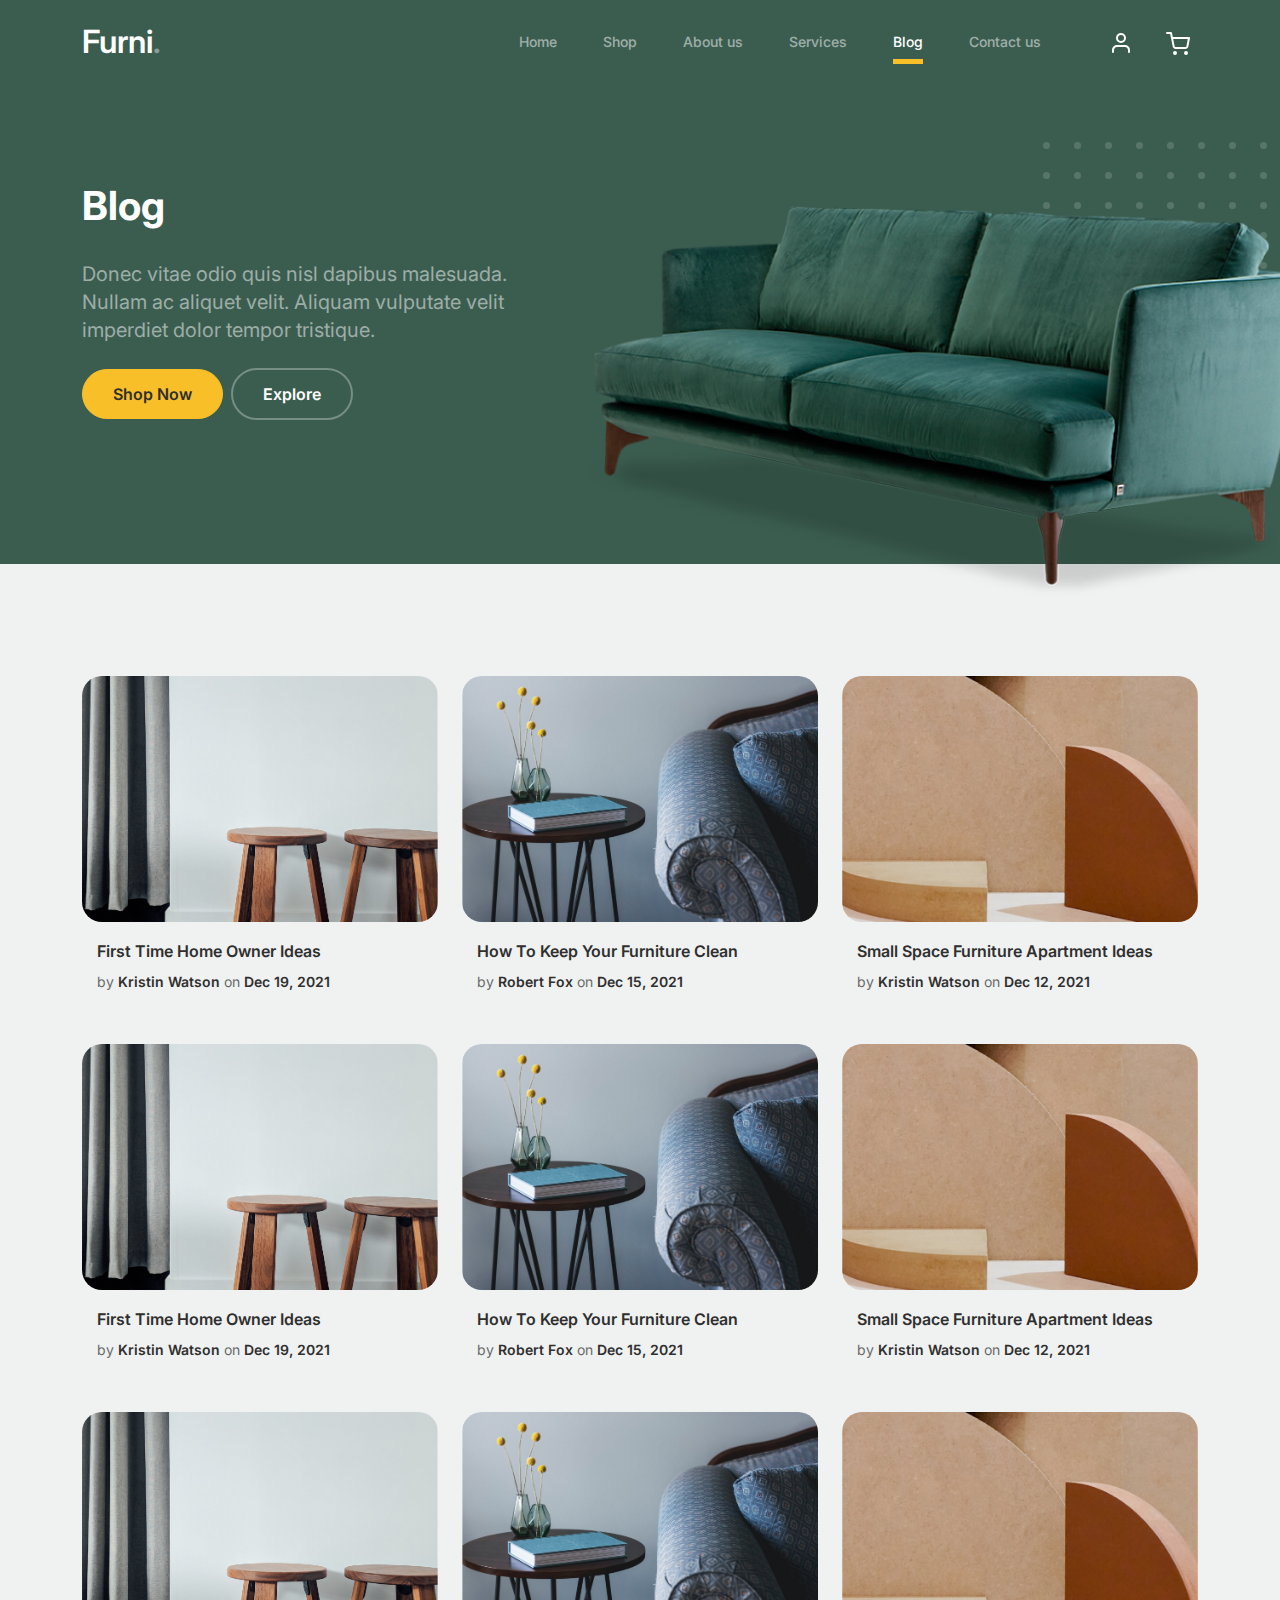
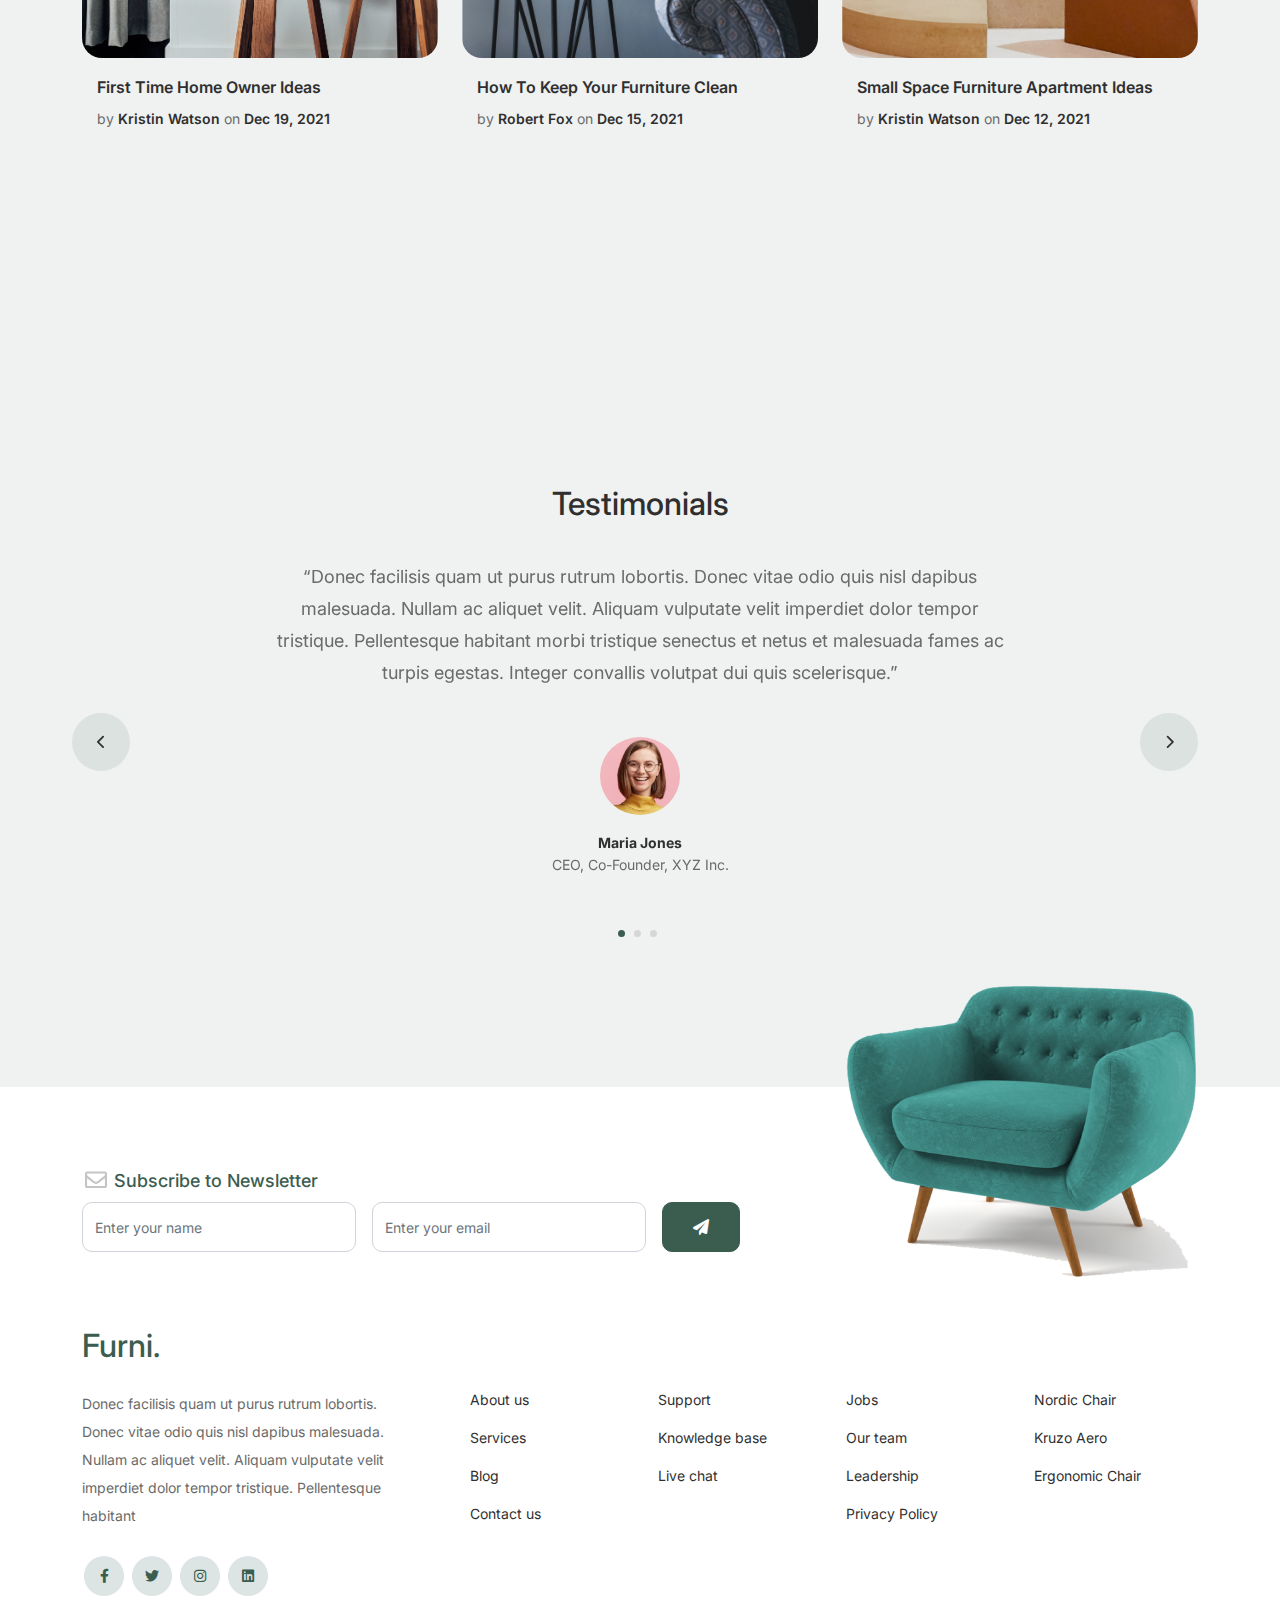
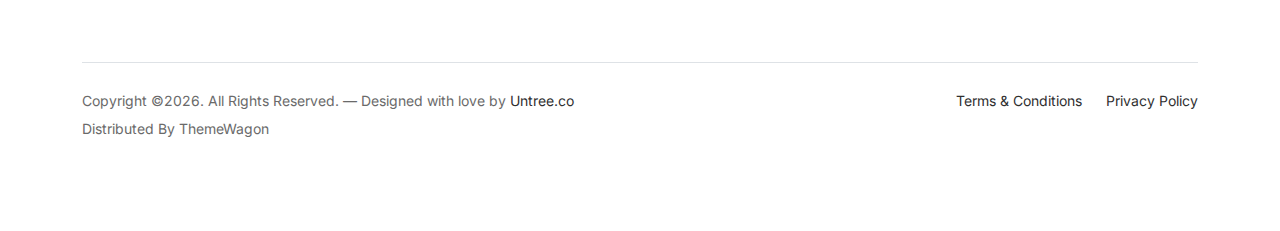
<file: blog.html>
<!-- /*
* Bootstrap 5
* Template Name: Furni
* Template Author: Untree.co
* Template URI: https://untree.co/
* License: https://creativecommons.org/licenses/by/3.0/
*/ -->
<!doctype html>
<html lang="en">
<head>
  <meta charset="utf-8">
  <meta name="viewport" content="width=device-width, initial-scale=1, shrink-to-fit=no">
  <meta name="author" content="Untree.co">
  <link rel="shortcut icon" href="favicon.png">

  <meta name="description" content="" />
  <meta name="keywords" content="bootstrap, bootstrap4" />

		<!-- Bootstrap CSS -->
		<link href="css/bootstrap.min.css" rel="stylesheet">
		<link href="https://cdnjs.cloudflare.com/ajax/libs/font-awesome/6.0.0-beta3/css/all.min.css" rel="stylesheet">
		<link href="css/tiny-slider.css" rel="stylesheet">
		<link href="css/style.css" rel="stylesheet">
		<title>Furni Free Bootstrap 5 Template for Furniture and Interior Design Websites by Untree.co </title>
	</head>

	<body>

		<!-- Start Header/Navigation -->
		<nav class="custom-navbar navbar navbar navbar-expand-md navbar-dark bg-dark" arial-label="Furni navigation bar">

			<div class="container">
				<a class="navbar-brand" href="index.html">Furni<span>.</span></a>

				<button class="navbar-toggler" type="button" data-bs-toggle="collapse" data-bs-target="#navbarsFurni" aria-controls="navbarsFurni" aria-expanded="false" aria-label="Toggle navigation">
					<span class="navbar-toggler-icon"></span>
				</button>

				<div class="collapse navbar-collapse" id="navbarsFurni">
					<ul class="custom-navbar-nav navbar-nav ms-auto mb-2 mb-md-0">
						<li class="nav-item">
							<a class="nav-link" href="index.html">Home</a>
						</li>
						<li><a class="nav-link" href="shop.html">Shop</a></li>
						<li><a class="nav-link" href="about.html">About us</a></li>
						<li><a class="nav-link" href="services.html">Services</a></li>
						<li class="active"><a class="nav-link" href="blog.html">Blog</a></li>
						<li><a class="nav-link" href="contact.html">Contact us</a></li>
					</ul>

					<ul class="custom-navbar-cta navbar-nav mb-2 mb-md-0 ms-5">
						<li><a class="nav-link" href="#"><img src="images/user.svg"></a></li>
						<li><a class="nav-link" href="cart.html"><img src="images/cart.svg"></a></li>
					</ul>
				</div>
			</div>
				
		</nav>
		<!-- End Header/Navigation -->

		<!-- Start Hero Section -->
			<div class="hero">
				<div class="container">
					<div class="row justify-content-between">
						<div class="col-lg-5">
							<div class="intro-excerpt">
								<h1>Blog</h1>
								<p class="mb-4">Donec vitae odio quis nisl dapibus malesuada. Nullam ac aliquet velit. Aliquam vulputate velit imperdiet dolor tempor tristique.</p>
								<p><a href="" class="btn btn-secondary me-2">Shop Now</a><a href="#" class="btn btn-white-outline">Explore</a></p>
							</div>
						</div>
						<div class="col-lg-7">
							<div class="hero-img-wrap">
								<img src="images/couch.png" class="img-fluid">
							</div>
						</div>
					</div>
				</div>
			</div>
		<!-- End Hero Section -->

		

		<!-- Start Blog Section -->
		<div class="blog-section">
			<div class="container">
				
				<div class="row">

					<div class="col-12 col-sm-6 col-md-4 mb-5">
						<div class="post-entry">
							<a href="#" class="post-thumbnail"><img src="images/post-1.jpg" alt="Image" class="img-fluid"></a>
							<div class="post-content-entry">
								<h3><a href="#">First Time Home Owner Ideas</a></h3>
								<div class="meta">
									<span>by <a href="#">Kristin Watson</a></span> <span>on <a href="#">Dec 19, 2021</a></span>
								</div>
							</div>
						</div>
					</div>

					<div class="col-12 col-sm-6 col-md-4 mb-5">
						<div class="post-entry">
							<a href="#" class="post-thumbnail"><img src="images/post-2.jpg" alt="Image" class="img-fluid"></a>
							<div class="post-content-entry">
								<h3><a href="#">How To Keep Your Furniture Clean</a></h3>
								<div class="meta">
									<span>by <a href="#">Robert Fox</a></span> <span>on <a href="#">Dec 15, 2021</a></span>
								</div>
							</div>
						</div>
					</div>

					<div class="col-12 col-sm-6 col-md-4 mb-5">
						<div class="post-entry">
							<a href="#" class="post-thumbnail"><img src="images/post-3.jpg" alt="Image" class="img-fluid"></a>
							<div class="post-content-entry">
								<h3><a href="#">Small Space Furniture Apartment Ideas</a></h3>
								<div class="meta">
									<span>by <a href="#">Kristin Watson</a></span> <span>on <a href="#">Dec 12, 2021</a></span>
								</div>
							</div>
						</div>
					</div>

					<div class="col-12 col-sm-6 col-md-4 mb-5">
						<div class="post-entry">
							<a href="#" class="post-thumbnail"><img src="images/post-1.jpg" alt="Image" class="img-fluid"></a>
							<div class="post-content-entry">
								<h3><a href="#">First Time Home Owner Ideas</a></h3>
								<div class="meta">
									<span>by <a href="#">Kristin Watson</a></span> <span>on <a href="#">Dec 19, 2021</a></span>
								</div>
							</div>
						</div>
					</div>

					<div class="col-12 col-sm-6 col-md-4 mb-5">
						<div class="post-entry">
							<a href="#" class="post-thumbnail"><img src="images/post-2.jpg" alt="Image" class="img-fluid"></a>
							<div class="post-content-entry">
								<h3><a href="#">How To Keep Your Furniture Clean</a></h3>
								<div class="meta">
									<span>by <a href="#">Robert Fox</a></span> <span>on <a href="#">Dec 15, 2021</a></span>
								</div>
							</div>
						</div>
					</div>

					<div class="col-12 col-sm-6 col-md-4 mb-5">
						<div class="post-entry">
							<a href="#" class="post-thumbnail"><img src="images/post-3.jpg" alt="Image" class="img-fluid"></a>
							<div class="post-content-entry">
								<h3><a href="#">Small Space Furniture Apartment Ideas</a></h3>
								<div class="meta">
									<span>by <a href="#">Kristin Watson</a></span> <span>on <a href="#">Dec 12, 2021</a></span>
								</div>
							</div>
						</div>
					</div>

					<div class="col-12 col-sm-6 col-md-4 mb-5">
						<div class="post-entry">
							<a href="#" class="post-thumbnail"><img src="images/post-1.jpg" alt="Image" class="img-fluid"></a>
							<div class="post-content-entry">
								<h3><a href="#">First Time Home Owner Ideas</a></h3>
								<div class="meta">
									<span>by <a href="#">Kristin Watson</a></span> <span>on <a href="#">Dec 19, 2021</a></span>
								</div>
							</div>
						</div>
					</div>

					<div class="col-12 col-sm-6 col-md-4 mb-5">
						<div class="post-entry">
							<a href="#" class="post-thumbnail"><img src="images/post-2.jpg" alt="Image" class="img-fluid"></a>
							<div class="post-content-entry">
								<h3><a href="#">How To Keep Your Furniture Clean</a></h3>
								<div class="meta">
									<span>by <a href="#">Robert Fox</a></span> <span>on <a href="#">Dec 15, 2021</a></span>
								</div>
							</div>
						</div>
					</div>

					<div class="col-12 col-sm-6 col-md-4 mb-5">
						<div class="post-entry">
							<a href="#" class="post-thumbnail"><img src="images/post-3.jpg" alt="Image" class="img-fluid"></a>
							<div class="post-content-entry">
								<h3><a href="#">Small Space Furniture Apartment Ideas</a></h3>
								<div class="meta">
									<span>by <a href="#">Kristin Watson</a></span> <span>on <a href="#">Dec 12, 2021</a></span>
								</div>
							</div>
						</div>
					</div>

				</div>
			</div>
		</div>
		<!-- End Blog Section -->	

		

		<!-- Start Testimonial Slider -->
		<div class="testimonial-section before-footer-section">
			<div class="container">
				<div class="row">
					<div class="col-lg-7 mx-auto text-center">
						<h2 class="section-title">Testimonials</h2>
					</div>
				</div>

				<div class="row justify-content-center">
					<div class="col-lg-12">
						<div class="testimonial-slider-wrap text-center">

							<div id="testimonial-nav">
								<span class="prev" data-controls="prev"><span class="fa fa-chevron-left"></span></span>
								<span class="next" data-controls="next"><span class="fa fa-chevron-right"></span></span>
							</div>

							<div class="testimonial-slider">
								
								<div class="item">
									<div class="row justify-content-center">
										<div class="col-lg-8 mx-auto">

											<div class="testimonial-block text-center">
												<blockquote class="mb-5">
													<p>&ldquo;Donec facilisis quam ut purus rutrum lobortis. Donec vitae odio quis nisl dapibus malesuada. Nullam ac aliquet velit. Aliquam vulputate velit imperdiet dolor tempor tristique. Pellentesque habitant morbi tristique senectus et netus et malesuada fames ac turpis egestas. Integer convallis volutpat dui quis scelerisque.&rdquo;</p>
												</blockquote>

												<div class="author-info">
													<div class="author-pic">
														<img src="images/person-1.png" alt="Maria Jones" class="img-fluid">
													</div>
													<h3 class="font-weight-bold">Maria Jones</h3>
													<span class="position d-block mb-3">CEO, Co-Founder, XYZ Inc.</span>
												</div>
											</div>

										</div>
									</div>
								</div> 
								<!-- END item -->

								<div class="item">
									<div class="row justify-content-center">
										<div class="col-lg-8 mx-auto">

											<div class="testimonial-block text-center">
												<blockquote class="mb-5">
													<p>&ldquo;Donec facilisis quam ut purus rutrum lobortis. Donec vitae odio quis nisl dapibus malesuada. Nullam ac aliquet velit. Aliquam vulputate velit imperdiet dolor tempor tristique. Pellentesque habitant morbi tristique senectus et netus et malesuada fames ac turpis egestas. Integer convallis volutpat dui quis scelerisque.&rdquo;</p>
												</blockquote>

												<div class="author-info">
													<div class="author-pic">
														<img src="images/person-1.png" alt="Maria Jones" class="img-fluid">
													</div>
													<h3 class="font-weight-bold">Maria Jones</h3>
													<span class="position d-block mb-3">CEO, Co-Founder, XYZ Inc.</span>
												</div>
											</div>

										</div>
									</div>
								</div> 
								<!-- END item -->

								<div class="item">
									<div class="row justify-content-center">
										<div class="col-lg-8 mx-auto">

											<div class="testimonial-block text-center">
												<blockquote class="mb-5">
													<p>&ldquo;Donec facilisis quam ut purus rutrum lobortis. Donec vitae odio quis nisl dapibus malesuada. Nullam ac aliquet velit. Aliquam vulputate velit imperdiet dolor tempor tristique. Pellentesque habitant morbi tristique senectus et netus et malesuada fames ac turpis egestas. Integer convallis volutpat dui quis scelerisque.&rdquo;</p>
												</blockquote>

												<div class="author-info">
													<div class="author-pic">
														<img src="images/person-1.png" alt="Maria Jones" class="img-fluid">
													</div>
													<h3 class="font-weight-bold">Maria Jones</h3>
													<span class="position d-block mb-3">CEO, Co-Founder, XYZ Inc.</span>
												</div>
											</div>

										</div>
									</div>
								</div> 
								<!-- END item -->

							</div>

						</div>
					</div>
				</div>
			</div>
		</div>
		<!-- End Testimonial Slider -->

		

		<!-- Start Footer Section -->
		<footer class="footer-section">
			<div class="container relative">

				<div class="sofa-img">
					<img src="images/sofa.png" alt="Image" class="img-fluid">
				</div>

				<div class="row">
					<div class="col-lg-8">
						<div class="subscription-form">
							<h3 class="d-flex align-items-center"><span class="me-1"><img src="images/envelope-outline.svg" alt="Image" class="img-fluid"></span><span>Subscribe to Newsletter</span></h3>

							<form action="#" class="row g-3">
								<div class="col-auto">
									<input type="text" class="form-control" placeholder="Enter your name">
								</div>
								<div class="col-auto">
									<input type="email" class="form-control" placeholder="Enter your email">
								</div>
								<div class="col-auto">
									<button class="btn btn-primary">
										<span class="fa fa-paper-plane"></span>
									</button>
								</div>
							</form>

						</div>
					</div>
				</div>

				<div class="row g-5 mb-5">
					<div class="col-lg-4">
						<div class="mb-4 footer-logo-wrap"><a href="#" class="footer-logo">Furni<span>.</span></a></div>
						<p class="mb-4">Donec facilisis quam ut purus rutrum lobortis. Donec vitae odio quis nisl dapibus malesuada. Nullam ac aliquet velit. Aliquam vulputate velit imperdiet dolor tempor tristique. Pellentesque habitant</p>

						<ul class="list-unstyled custom-social">
							<li><a href="#"><span class="fa fa-brands fa-facebook-f"></span></a></li>
							<li><a href="#"><span class="fa fa-brands fa-twitter"></span></a></li>
							<li><a href="#"><span class="fa fa-brands fa-instagram"></span></a></li>
							<li><a href="#"><span class="fa fa-brands fa-linkedin"></span></a></li>
						</ul>
					</div>

					<div class="col-lg-8">
						<div class="row links-wrap">
							<div class="col-6 col-sm-6 col-md-3">
								<ul class="list-unstyled">
									<li><a href="#">About us</a></li>
									<li><a href="#">Services</a></li>
									<li><a href="#">Blog</a></li>
									<li><a href="#">Contact us</a></li>
								</ul>
							</div>

							<div class="col-6 col-sm-6 col-md-3">
								<ul class="list-unstyled">
									<li><a href="#">Support</a></li>
									<li><a href="#">Knowledge base</a></li>
									<li><a href="#">Live chat</a></li>
								</ul>
							</div>

							<div class="col-6 col-sm-6 col-md-3">
								<ul class="list-unstyled">
									<li><a href="#">Jobs</a></li>
									<li><a href="#">Our team</a></li>
									<li><a href="#">Leadership</a></li>
									<li><a href="#">Privacy Policy</a></li>
								</ul>
							</div>

							<div class="col-6 col-sm-6 col-md-3">
								<ul class="list-unstyled">
									<li><a href="#">Nordic Chair</a></li>
									<li><a href="#">Kruzo Aero</a></li>
									<li><a href="#">Ergonomic Chair</a></li>
								</ul>
							</div>
						</div>
					</div>

				</div>

				<div class="border-top copyright">
					<div class="row pt-4">
						<div class="col-lg-6">
							<p class="mb-2 text-center text-lg-start">Copyright &copy;<script>document.write(new Date().getFullYear());</script>. All Rights Reserved. &mdash; Designed with love by <a href="https://untree.co">Untree.co</a> Distributed By <a hreff="https://themewagon.com">ThemeWagon</a>  <!-- License information: https://untree.co/license/ -->
            </p>
						</div>

						<div class="col-lg-6 text-center text-lg-end">
							<ul class="list-unstyled d-inline-flex ms-auto">
								<li class="me-4"><a href="#">Terms &amp; Conditions</a></li>
								<li><a href="#">Privacy Policy</a></li>
							</ul>
						</div>

					</div>
				</div>

			</div>
		</footer>
		<!-- End Footer Section -->	


		<script src="js/bootstrap.bundle.min.js"></script>
		<script src="js/tiny-slider.js"></script>
		<script src="js/custom.js"></script>
	</body>

</html>
</file>
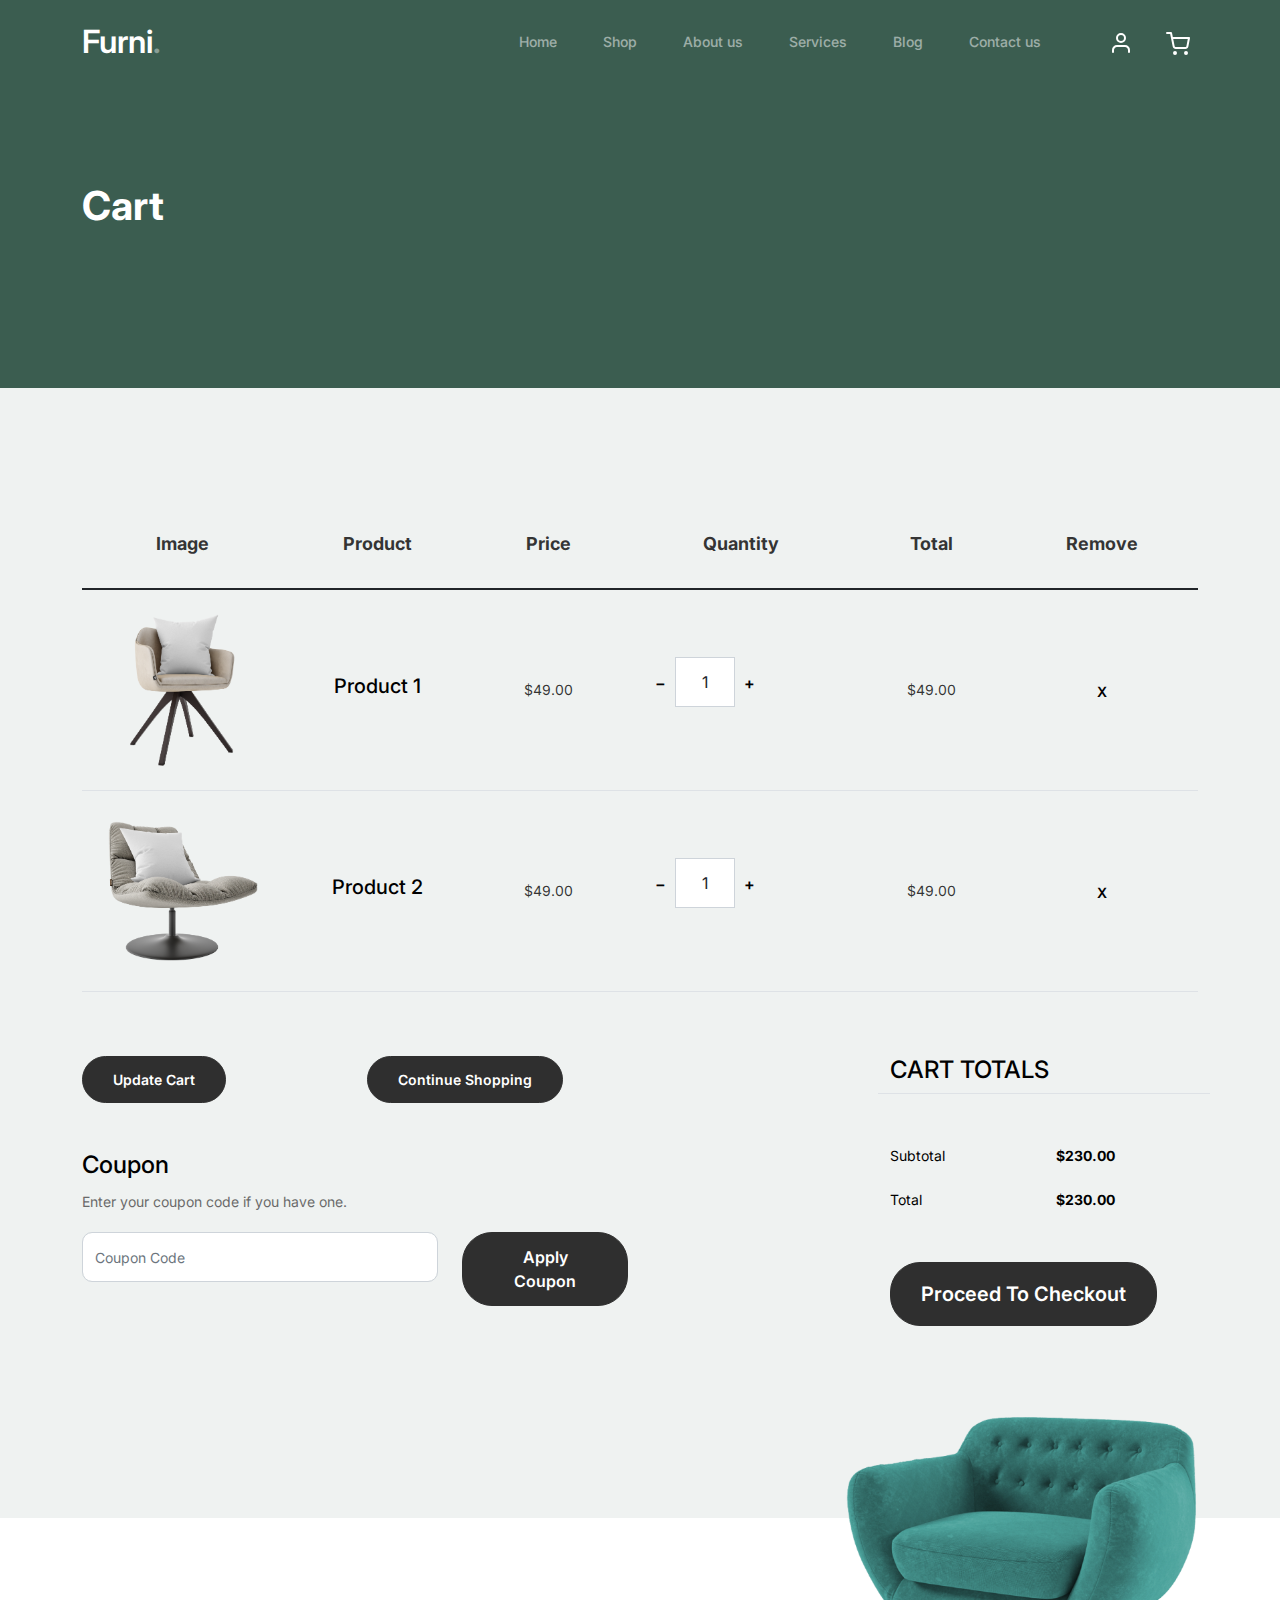
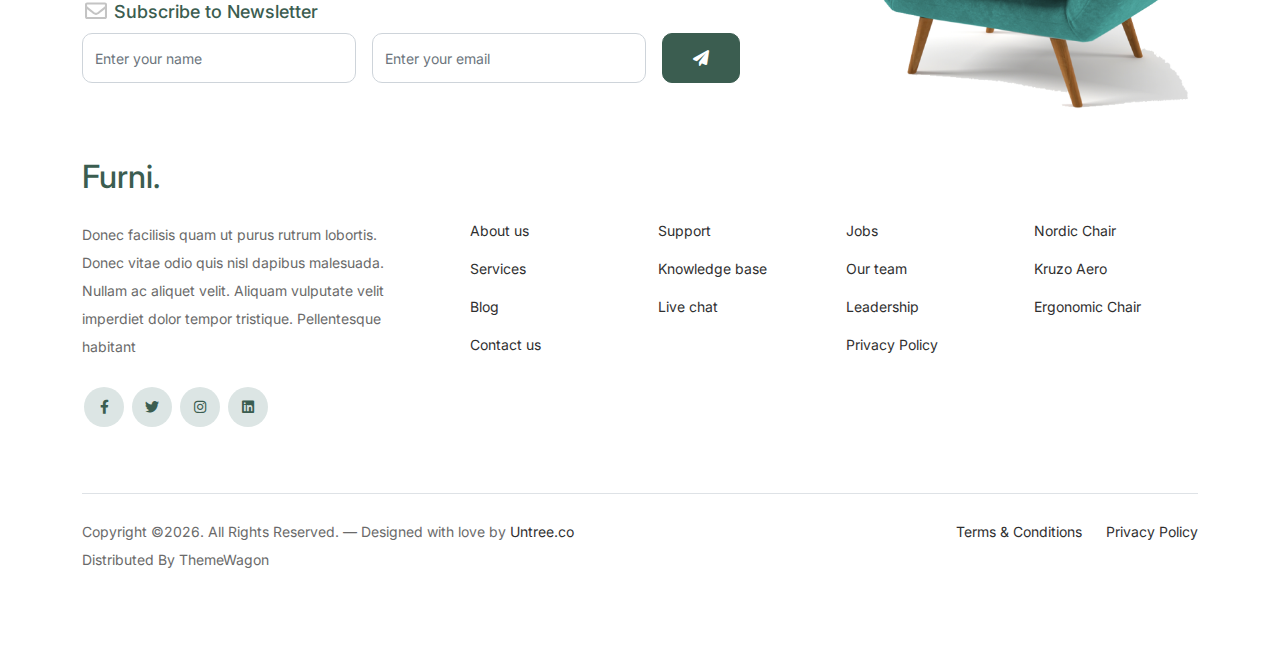
<file: cart.html>
<!-- /*
* Bootstrap 5
* Template Name: Furni
* Template Author: Untree.co
* Template URI: https://untree.co/
* License: https://creativecommons.org/licenses/by/3.0/
*/ -->
<!doctype html>
<html lang="en">
<head>
  <meta charset="utf-8">
  <meta name="viewport" content="width=device-width, initial-scale=1, shrink-to-fit=no">
  <meta name="author" content="Untree.co">
  <link rel="shortcut icon" href="favicon.png">

  <meta name="description" content="" />
  <meta name="keywords" content="bootstrap, bootstrap4" />

		<!-- Bootstrap CSS -->
		<link href="css/bootstrap.min.css" rel="stylesheet">
		<link href="https://cdnjs.cloudflare.com/ajax/libs/font-awesome/6.0.0-beta3/css/all.min.css" rel="stylesheet">
		<link href="css/tiny-slider.css" rel="stylesheet">
		<link href="css/style.css" rel="stylesheet">
		<title>Furni Free Bootstrap 5 Template for Furniture and Interior Design Websites by Untree.co </title>
	</head>

	<body>

		<!-- Start Header/Navigation -->
		<nav class="custom-navbar navbar navbar navbar-expand-md navbar-dark bg-dark" arial-label="Furni navigation bar">

			<div class="container">
				<a class="navbar-brand" href="index.html">Furni<span>.</span></a>

				<button class="navbar-toggler" type="button" data-bs-toggle="collapse" data-bs-target="#navbarsFurni" aria-controls="navbarsFurni" aria-expanded="false" aria-label="Toggle navigation">
					<span class="navbar-toggler-icon"></span>
				</button>

				<div class="collapse navbar-collapse" id="navbarsFurni">
					<ul class="custom-navbar-nav navbar-nav ms-auto mb-2 mb-md-0">
						<li class="nav-item ">
							<a class="nav-link" href="index.html">Home</a>
						</li>
						<li><a class="nav-link" href="shop.html">Shop</a></li>
						<li><a class="nav-link" href="about.html">About us</a></li>
						<li><a class="nav-link" href="services.html">Services</a></li>
						<li><a class="nav-link" href="blog.html">Blog</a></li>
						<li><a class="nav-link" href="contact.html">Contact us</a></li>
					</ul>

					<ul class="custom-navbar-cta navbar-nav mb-2 mb-md-0 ms-5">
						<li><a class="nav-link" href="#"><img src="images/user.svg"></a></li>
						<li><a class="nav-link" href="cart.html"><img src="images/cart.svg"></a></li>
					</ul>
				</div>
			</div>
				
		</nav>
		<!-- End Header/Navigation -->

		<!-- Start Hero Section -->
			<div class="hero">
				<div class="container">
					<div class="row justify-content-between">
						<div class="col-lg-5">
							<div class="intro-excerpt">
								<h1>Cart</h1>
							</div>
						</div>
						<div class="col-lg-7">
							
						</div>
					</div>
				</div>
			</div>
		<!-- End Hero Section -->

		

		<div class="untree_co-section before-footer-section">
            <div class="container">
              <div class="row mb-5">
                <form class="col-md-12" method="post">
                  <div class="site-blocks-table">
                    <table class="table">
                      <thead>
                        <tr>
                          <th class="product-thumbnail">Image</th>
                          <th class="product-name">Product</th>
                          <th class="product-price">Price</th>
                          <th class="product-quantity">Quantity</th>
                          <th class="product-total">Total</th>
                          <th class="product-remove">Remove</th>
                        </tr>
                      </thead>
                      <tbody>
                        <tr>
                          <td class="product-thumbnail">
                            <img src="images/product-1.png" alt="Image" class="img-fluid">
                          </td>
                          <td class="product-name">
                            <h2 class="h5 text-black">Product 1</h2>
                          </td>
                          <td>$49.00</td>
                          <td>
                            <div class="input-group mb-3 d-flex align-items-center quantity-container" style="max-width: 120px;">
                              <div class="input-group-prepend">
                                <button class="btn btn-outline-black decrease" type="button">&minus;</button>
                              </div>
                              <input type="text" class="form-control text-center quantity-amount" value="1" placeholder="" aria-label="Example text with button addon" aria-describedby="button-addon1">
                              <div class="input-group-append">
                                <button class="btn btn-outline-black increase" type="button">&plus;</button>
                              </div>
                            </div>
        
                          </td>
                          <td>$49.00</td>
                          <td><a href="#" class="btn btn-black btn-sm">X</a></td>
                        </tr>
        
                        <tr>
                          <td class="product-thumbnail">
                            <img src="images/product-2.png" alt="Image" class="img-fluid">
                          </td>
                          <td class="product-name">
                            <h2 class="h5 text-black">Product 2</h2>
                          </td>
                          <td>$49.00</td>
                          <td>
                            <div class="input-group mb-3 d-flex align-items-center quantity-container" style="max-width: 120px;">
                              <div class="input-group-prepend">
                                <button class="btn btn-outline-black decrease" type="button">&minus;</button>
                              </div>
                              <input type="text" class="form-control text-center quantity-amount" value="1" placeholder="" aria-label="Example text with button addon" aria-describedby="button-addon1">
                              <div class="input-group-append">
                                <button class="btn btn-outline-black increase" type="button">&plus;</button>
                              </div>
                            </div>
        
                          </td>
                          <td>$49.00</td>
                          <td><a href="#" class="btn btn-black btn-sm">X</a></td>
                        </tr>
                      </tbody>
                    </table>
                  </div>
                </form>
              </div>
        
              <div class="row">
                <div class="col-md-6">
                  <div class="row mb-5">
                    <div class="col-md-6 mb-3 mb-md-0">
                      <button class="btn btn-black btn-sm btn-block">Update Cart</button>
                    </div>
                    <div class="col-md-6">
                      <button class="btn btn-outline-black btn-sm btn-block">Continue Shopping</button>
                    </div>
                  </div>
                  <div class="row">
                    <div class="col-md-12">
                      <label class="text-black h4" for="coupon">Coupon</label>
                      <p>Enter your coupon code if you have one.</p>
                    </div>
                    <div class="col-md-8 mb-3 mb-md-0">
                      <input type="text" class="form-control py-3" id="coupon" placeholder="Coupon Code">
                    </div>
                    <div class="col-md-4">
                      <button class="btn btn-black">Apply Coupon</button>
                    </div>
                  </div>
                </div>
                <div class="col-md-6 pl-5">
                  <div class="row justify-content-end">
                    <div class="col-md-7">
                      <div class="row">
                        <div class="col-md-12 text-right border-bottom mb-5">
                          <h3 class="text-black h4 text-uppercase">Cart Totals</h3>
                        </div>
                      </div>
                      <div class="row mb-3">
                        <div class="col-md-6">
                          <span class="text-black">Subtotal</span>
                        </div>
                        <div class="col-md-6 text-right">
                          <strong class="text-black">$230.00</strong>
                        </div>
                      </div>
                      <div class="row mb-5">
                        <div class="col-md-6">
                          <span class="text-black">Total</span>
                        </div>
                        <div class="col-md-6 text-right">
                          <strong class="text-black">$230.00</strong>
                        </div>
                      </div>
        
                      <div class="row">
                        <div class="col-md-12">
                          <button class="btn btn-black btn-lg py-3 btn-block" onclick="window.location='checkout.html'">Proceed To Checkout</button>
                        </div>
                      </div>
                    </div>
                  </div>
                </div>
              </div>
            </div>
          </div>
		

		<!-- Start Footer Section -->
		<footer class="footer-section">
			<div class="container relative">

				<div class="sofa-img">
					<img src="images/sofa.png" alt="Image" class="img-fluid">
				</div>

				<div class="row">
					<div class="col-lg-8">
						<div class="subscription-form">
							<h3 class="d-flex align-items-center"><span class="me-1"><img src="images/envelope-outline.svg" alt="Image" class="img-fluid"></span><span>Subscribe to Newsletter</span></h3>

							<form action="#" class="row g-3">
								<div class="col-auto">
									<input type="text" class="form-control" placeholder="Enter your name">
								</div>
								<div class="col-auto">
									<input type="email" class="form-control" placeholder="Enter your email">
								</div>
								<div class="col-auto">
									<button class="btn btn-primary">
										<span class="fa fa-paper-plane"></span>
									</button>
								</div>
							</form>

						</div>
					</div>
				</div>

				<div class="row g-5 mb-5">
					<div class="col-lg-4">
						<div class="mb-4 footer-logo-wrap"><a href="#" class="footer-logo">Furni<span>.</span></a></div>
						<p class="mb-4">Donec facilisis quam ut purus rutrum lobortis. Donec vitae odio quis nisl dapibus malesuada. Nullam ac aliquet velit. Aliquam vulputate velit imperdiet dolor tempor tristique. Pellentesque habitant</p>

						<ul class="list-unstyled custom-social">
							<li><a href="#"><span class="fa fa-brands fa-facebook-f"></span></a></li>
							<li><a href="#"><span class="fa fa-brands fa-twitter"></span></a></li>
							<li><a href="#"><span class="fa fa-brands fa-instagram"></span></a></li>
							<li><a href="#"><span class="fa fa-brands fa-linkedin"></span></a></li>
						</ul>
					</div>

					<div class="col-lg-8">
						<div class="row links-wrap">
							<div class="col-6 col-sm-6 col-md-3">
								<ul class="list-unstyled">
									<li><a href="#">About us</a></li>
									<li><a href="#">Services</a></li>
									<li><a href="#">Blog</a></li>
									<li><a href="#">Contact us</a></li>
								</ul>
							</div>

							<div class="col-6 col-sm-6 col-md-3">
								<ul class="list-unstyled">
									<li><a href="#">Support</a></li>
									<li><a href="#">Knowledge base</a></li>
									<li><a href="#">Live chat</a></li>
								</ul>
							</div>

							<div class="col-6 col-sm-6 col-md-3">
								<ul class="list-unstyled">
									<li><a href="#">Jobs</a></li>
									<li><a href="#">Our team</a></li>
									<li><a href="#">Leadership</a></li>
									<li><a href="#">Privacy Policy</a></li>
								</ul>
							</div>

							<div class="col-6 col-sm-6 col-md-3">
								<ul class="list-unstyled">
									<li><a href="#">Nordic Chair</a></li>
									<li><a href="#">Kruzo Aero</a></li>
									<li><a href="#">Ergonomic Chair</a></li>
								</ul>
							</div>
						</div>
					</div>

				</div>

				<div class="border-top copyright">
					<div class="row pt-4">
						<div class="col-lg-6">
							<p class="mb-2 text-center text-lg-start">Copyright &copy;<script>document.write(new Date().getFullYear());</script>. All Rights Reserved. &mdash; Designed with love by <a href="https://untree.co">Untree.co</a> Distributed By <a hreff="https://themewagon.com">ThemeWagon</a>  <!-- License information: https://untree.co/license/ -->
            </p>
						</div>

						<div class="col-lg-6 text-center text-lg-end">
							<ul class="list-unstyled d-inline-flex ms-auto">
								<li class="me-4"><a href="#">Terms &amp; Conditions</a></li>
								<li><a href="#">Privacy Policy</a></li>
							</ul>
						</div>

					</div>
				</div>

			</div>
		</footer>
		<!-- End Footer Section -->	


		<script src="js/bootstrap.bundle.min.js"></script>
		<script src="js/tiny-slider.js"></script>
		<script src="js/custom.js"></script>
	</body>

</html>
</file>
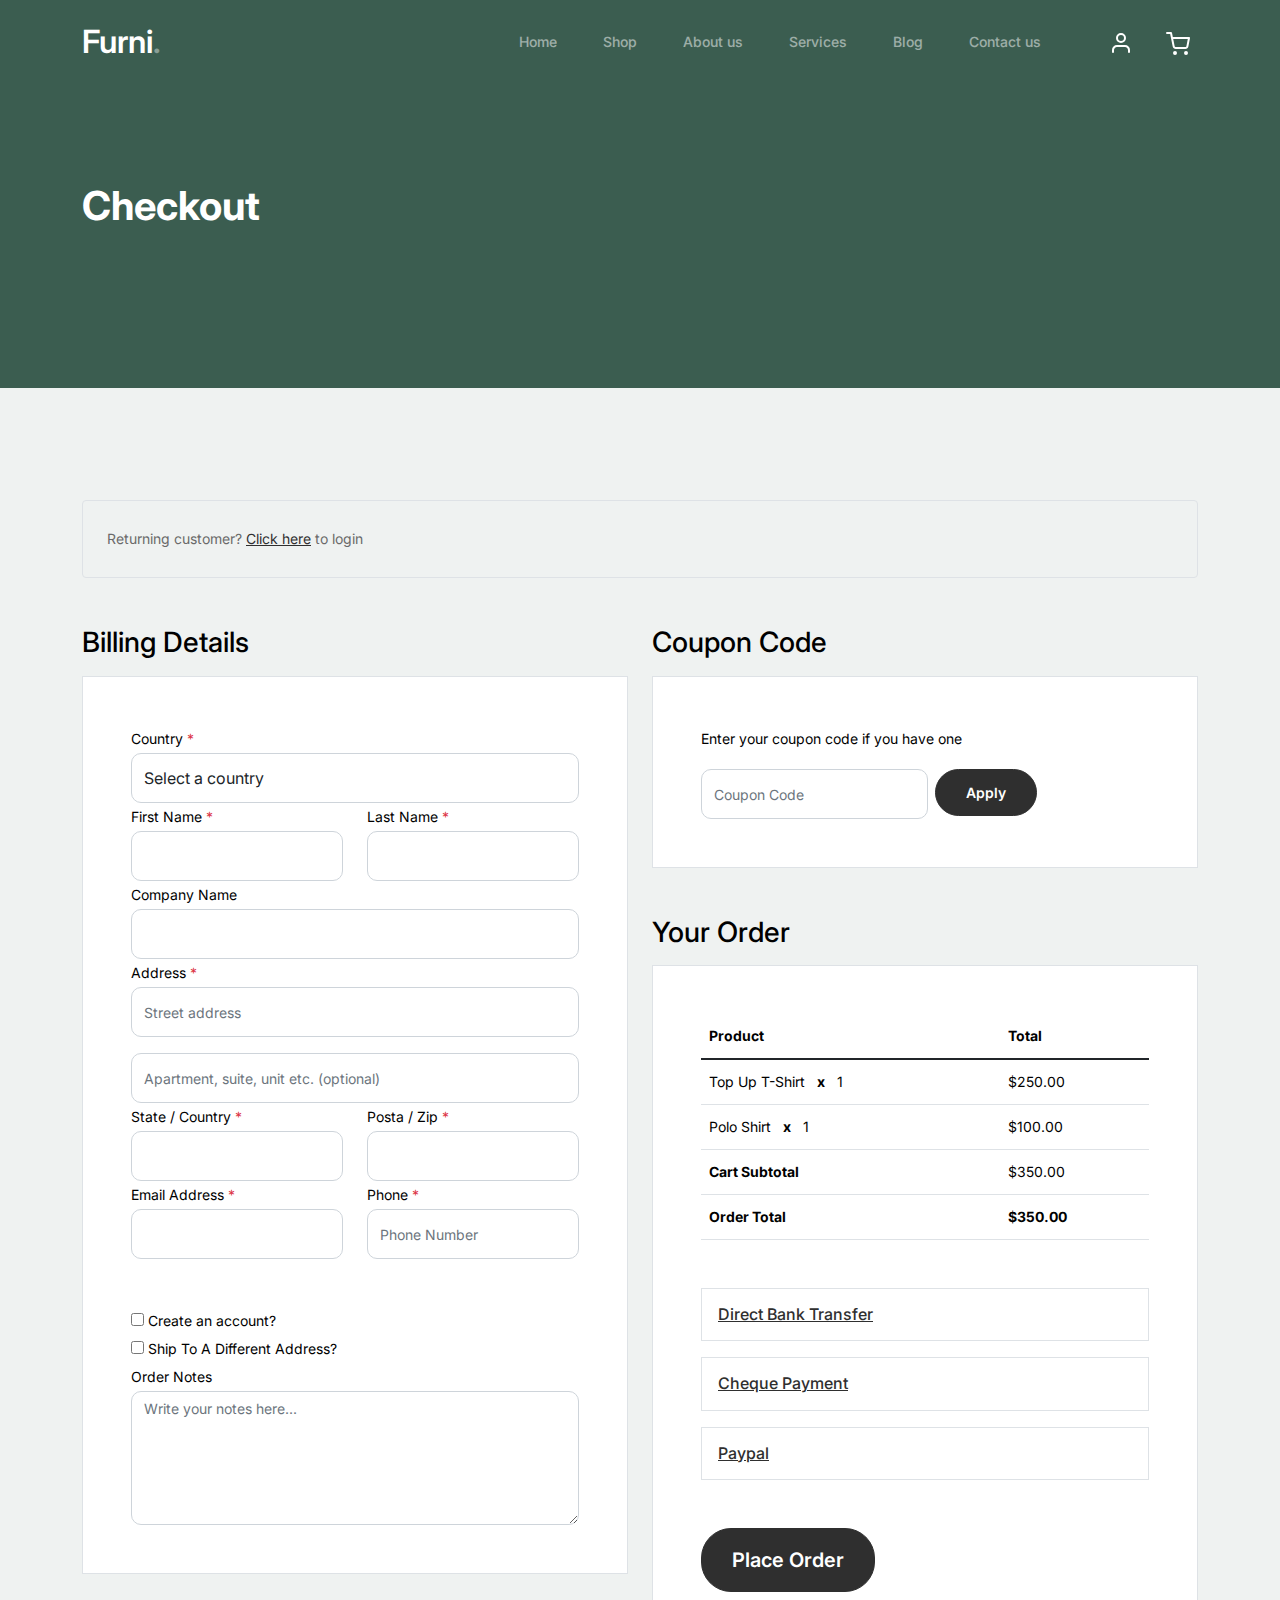
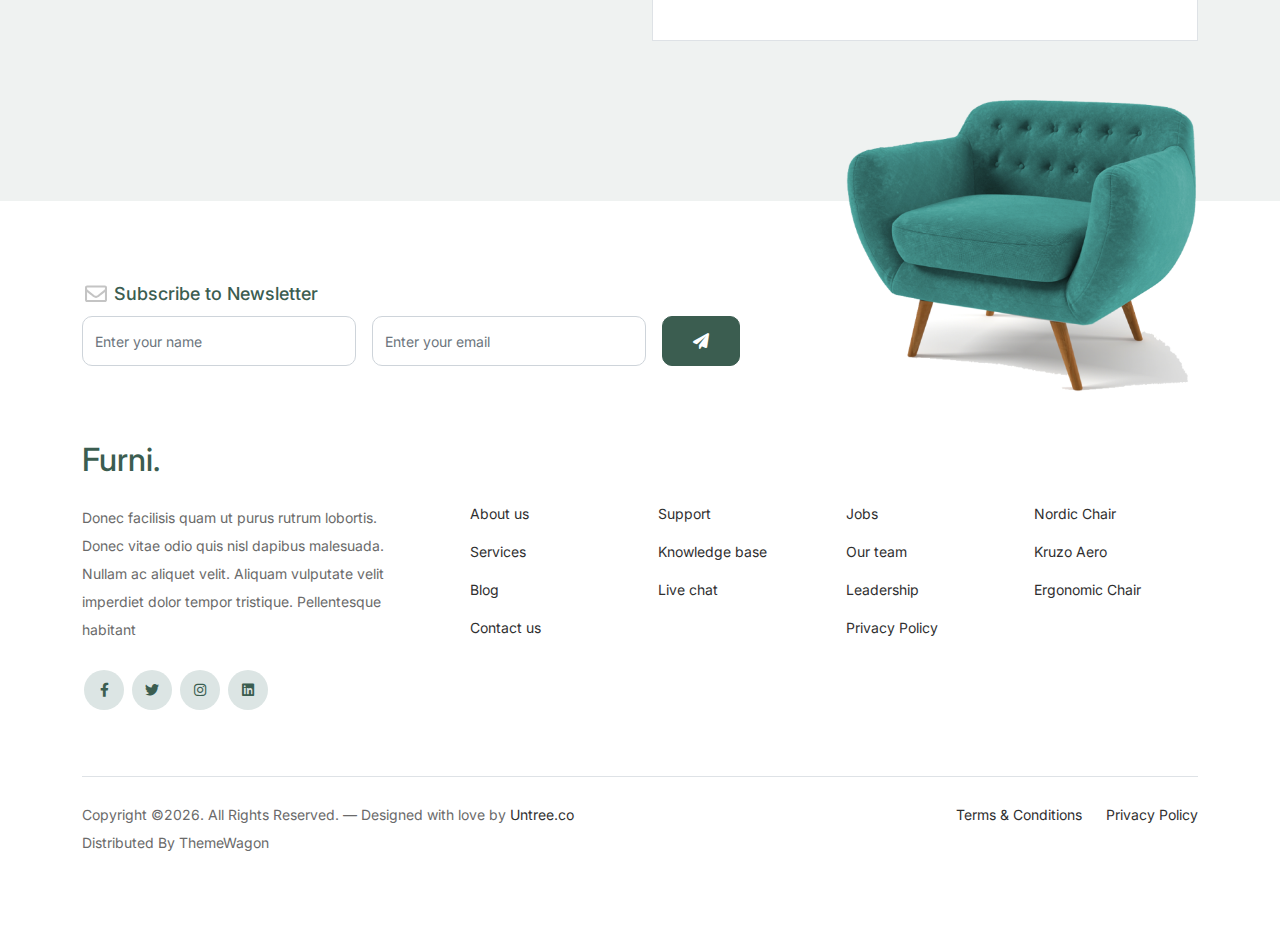
<file: checkout.html>
<!-- /*
* Bootstrap 5
* Template Name: Furni
* Template Author: Untree.co
* Template URI: https://untree.co/
* License: https://creativecommons.org/licenses/by/3.0/
*/ -->
<!doctype html>
<html lang="en">
<head>
  <meta charset="utf-8">
  <meta name="viewport" content="width=device-width, initial-scale=1, shrink-to-fit=no">
  <meta name="author" content="Untree.co">
  <link rel="shortcut icon" href="favicon.png">

  <meta name="description" content="" />
  <meta name="keywords" content="bootstrap, bootstrap4" />

		<!-- Bootstrap CSS -->
		<link href="css/bootstrap.min.css" rel="stylesheet">
		<link href="https://cdnjs.cloudflare.com/ajax/libs/font-awesome/6.0.0-beta3/css/all.min.css" rel="stylesheet">
		<link href="css/tiny-slider.css" rel="stylesheet">
		<link href="css/style.css" rel="stylesheet">
		<title>Furni Free Bootstrap 5 Template for Furniture and Interior Design Websites by Untree.co </title>
	</head>

	<body>

		<!-- Start Header/Navigation -->
		<nav class="custom-navbar navbar navbar navbar-expand-md navbar-dark bg-dark" arial-label="Furni navigation bar">

			<div class="container">
				<a class="navbar-brand" href="index.html">Furni<span>.</span></a>

				<button class="navbar-toggler" type="button" data-bs-toggle="collapse" data-bs-target="#navbarsFurni" aria-controls="navbarsFurni" aria-expanded="false" aria-label="Toggle navigation">
					<span class="navbar-toggler-icon"></span>
				</button>

				<div class="collapse navbar-collapse" id="navbarsFurni">
					<ul class="custom-navbar-nav navbar-nav ms-auto mb-2 mb-md-0">
						<li class="nav-item ">
							<a class="nav-link" href="index.html">Home</a>
						</li>
						<li><a class="nav-link" href="shop.html">Shop</a></li>
						<li><a class="nav-link" href="about.html">About us</a></li>
						<li><a class="nav-link" href="services.html">Services</a></li>
						<li><a class="nav-link" href="blog.html">Blog</a></li>
						<li><a class="nav-link" href="contact.html">Contact us</a></li>
					</ul>

					<ul class="custom-navbar-cta navbar-nav mb-2 mb-md-0 ms-5">
						<li><a class="nav-link" href="#"><img src="images/user.svg"></a></li>
						<li><a class="nav-link" href="cart.html"><img src="images/cart.svg"></a></li>
					</ul>
				</div>
			</div>
				
		</nav>
		<!-- End Header/Navigation -->

		<!-- Start Hero Section -->
			<div class="hero">
				<div class="container">
					<div class="row justify-content-between">
						<div class="col-lg-5">
							<div class="intro-excerpt">
								<h1>Checkout</h1>
							</div>
						</div>
						<div class="col-lg-7">
							
						</div>
					</div>
				</div>
			</div>
		<!-- End Hero Section -->

		<div class="untree_co-section">
		    <div class="container">
		      <div class="row mb-5">
		        <div class="col-md-12">
		          <div class="border p-4 rounded" role="alert">
		            Returning customer? <a href="#">Click here</a> to login
		          </div>
		        </div>
		      </div>
		      <div class="row">
		        <div class="col-md-6 mb-5 mb-md-0">
		          <h2 class="h3 mb-3 text-black">Billing Details</h2>
		          <div class="p-3 p-lg-5 border bg-white">
		            <div class="form-group">
		              <label for="c_country" class="text-black">Country <span class="text-danger">*</span></label>
		              <select id="c_country" class="form-control">
		                <option value="1">Select a country</option>    
		                <option value="2">bangladesh</option>    
		                <option value="3">Algeria</option>    
		                <option value="4">Afghanistan</option>    
		                <option value="5">Ghana</option>    
		                <option value="6">Albania</option>    
		                <option value="7">Bahrain</option>    
		                <option value="8">Colombia</option>    
		                <option value="9">Dominican Republic</option>    
		              </select>
		            </div>
		            <div class="form-group row">
		              <div class="col-md-6">
		                <label for="c_fname" class="text-black">First Name <span class="text-danger">*</span></label>
		                <input type="text" class="form-control" id="c_fname" name="c_fname">
		              </div>
		              <div class="col-md-6">
		                <label for="c_lname" class="text-black">Last Name <span class="text-danger">*</span></label>
		                <input type="text" class="form-control" id="c_lname" name="c_lname">
		              </div>
		            </div>

		            <div class="form-group row">
		              <div class="col-md-12">
		                <label for="c_companyname" class="text-black">Company Name </label>
		                <input type="text" class="form-control" id="c_companyname" name="c_companyname">
		              </div>
		            </div>

		            <div class="form-group row">
		              <div class="col-md-12">
		                <label for="c_address" class="text-black">Address <span class="text-danger">*</span></label>
		                <input type="text" class="form-control" id="c_address" name="c_address" placeholder="Street address">
		              </div>
		            </div>

		            <div class="form-group mt-3">
		              <input type="text" class="form-control" placeholder="Apartment, suite, unit etc. (optional)">
		            </div>

		            <div class="form-group row">
		              <div class="col-md-6">
		                <label for="c_state_country" class="text-black">State / Country <span class="text-danger">*</span></label>
		                <input type="text" class="form-control" id="c_state_country" name="c_state_country">
		              </div>
		              <div class="col-md-6">
		                <label for="c_postal_zip" class="text-black">Posta / Zip <span class="text-danger">*</span></label>
		                <input type="text" class="form-control" id="c_postal_zip" name="c_postal_zip">
		              </div>
		            </div>

		            <div class="form-group row mb-5">
		              <div class="col-md-6">
		                <label for="c_email_address" class="text-black">Email Address <span class="text-danger">*</span></label>
		                <input type="text" class="form-control" id="c_email_address" name="c_email_address">
		              </div>
		              <div class="col-md-6">
		                <label for="c_phone" class="text-black">Phone <span class="text-danger">*</span></label>
		                <input type="text" class="form-control" id="c_phone" name="c_phone" placeholder="Phone Number">
		              </div>
		            </div>

		            <div class="form-group">
		              <label for="c_create_account" class="text-black" data-bs-toggle="collapse" href="#create_an_account" role="button" aria-expanded="false" aria-controls="create_an_account"><input type="checkbox" value="1" id="c_create_account"> Create an account?</label>
		              <div class="collapse" id="create_an_account">
		                <div class="py-2 mb-4">
		                  <p class="mb-3">Create an account by entering the information below. If you are a returning customer please login at the top of the page.</p>
		                  <div class="form-group">
		                    <label for="c_account_password" class="text-black">Account Password</label>
		                    <input type="email" class="form-control" id="c_account_password" name="c_account_password" placeholder="">
		                  </div>
		                </div>
		              </div>
		            </div>


		            <div class="form-group">
		              <label for="c_ship_different_address" class="text-black" data-bs-toggle="collapse" href="#ship_different_address" role="button" aria-expanded="false" aria-controls="ship_different_address"><input type="checkbox" value="1" id="c_ship_different_address"> Ship To A Different Address?</label>
		              <div class="collapse" id="ship_different_address">
		                <div class="py-2">

		                  <div class="form-group">
		                    <label for="c_diff_country" class="text-black">Country <span class="text-danger">*</span></label>
		                    <select id="c_diff_country" class="form-control">
		                      <option value="1">Select a country</option>    
		                      <option value="2">bangladesh</option>    
		                      <option value="3">Algeria</option>    
		                      <option value="4">Afghanistan</option>    
		                      <option value="5">Ghana</option>    
		                      <option value="6">Albania</option>    
		                      <option value="7">Bahrain</option>    
		                      <option value="8">Colombia</option>    
		                      <option value="9">Dominican Republic</option>    
		                    </select>
		                  </div>


		                  <div class="form-group row">
		                    <div class="col-md-6">
		                      <label for="c_diff_fname" class="text-black">First Name <span class="text-danger">*</span></label>
		                      <input type="text" class="form-control" id="c_diff_fname" name="c_diff_fname">
		                    </div>
		                    <div class="col-md-6">
		                      <label for="c_diff_lname" class="text-black">Last Name <span class="text-danger">*</span></label>
		                      <input type="text" class="form-control" id="c_diff_lname" name="c_diff_lname">
		                    </div>
		                  </div>

		                  <div class="form-group row">
		                    <div class="col-md-12">
		                      <label for="c_diff_companyname" class="text-black">Company Name </label>
		                      <input type="text" class="form-control" id="c_diff_companyname" name="c_diff_companyname">
		                    </div>
		                  </div>

		                  <div class="form-group row  mb-3">
		                    <div class="col-md-12">
		                      <label for="c_diff_address" class="text-black">Address <span class="text-danger">*</span></label>
		                      <input type="text" class="form-control" id="c_diff_address" name="c_diff_address" placeholder="Street address">
		                    </div>
		                  </div>

		                  <div class="form-group">
		                    <input type="text" class="form-control" placeholder="Apartment, suite, unit etc. (optional)">
		                  </div>

		                  <div class="form-group row">
		                    <div class="col-md-6">
		                      <label for="c_diff_state_country" class="text-black">State / Country <span class="text-danger">*</span></label>
		                      <input type="text" class="form-control" id="c_diff_state_country" name="c_diff_state_country">
		                    </div>
		                    <div class="col-md-6">
		                      <label for="c_diff_postal_zip" class="text-black">Posta / Zip <span class="text-danger">*</span></label>
		                      <input type="text" class="form-control" id="c_diff_postal_zip" name="c_diff_postal_zip">
		                    </div>
		                  </div>

		                  <div class="form-group row mb-5">
		                    <div class="col-md-6">
		                      <label for="c_diff_email_address" class="text-black">Email Address <span class="text-danger">*</span></label>
		                      <input type="text" class="form-control" id="c_diff_email_address" name="c_diff_email_address">
		                    </div>
		                    <div class="col-md-6">
		                      <label for="c_diff_phone" class="text-black">Phone <span class="text-danger">*</span></label>
		                      <input type="text" class="form-control" id="c_diff_phone" name="c_diff_phone" placeholder="Phone Number">
		                    </div>
		                  </div>

		                </div>

		              </div>
		            </div>

		            <div class="form-group">
		              <label for="c_order_notes" class="text-black">Order Notes</label>
		              <textarea name="c_order_notes" id="c_order_notes" cols="30" rows="5" class="form-control" placeholder="Write your notes here..."></textarea>
		            </div>

		          </div>
		        </div>
		        <div class="col-md-6">

		          <div class="row mb-5">
		            <div class="col-md-12">
		              <h2 class="h3 mb-3 text-black">Coupon Code</h2>
		              <div class="p-3 p-lg-5 border bg-white">

		                <label for="c_code" class="text-black mb-3">Enter your coupon code if you have one</label>
		                <div class="input-group w-75 couponcode-wrap">
		                  <input type="text" class="form-control me-2" id="c_code" placeholder="Coupon Code" aria-label="Coupon Code" aria-describedby="button-addon2">
		                  <div class="input-group-append">
		                    <button class="btn btn-black btn-sm" type="button" id="button-addon2">Apply</button>
		                  </div>
		                </div>

		              </div>
		            </div>
		          </div>

		          <div class="row mb-5">
		            <div class="col-md-12">
		              <h2 class="h3 mb-3 text-black">Your Order</h2>
		              <div class="p-3 p-lg-5 border bg-white">
		                <table class="table site-block-order-table mb-5">
		                  <thead>
		                    <th>Product</th>
		                    <th>Total</th>
		                  </thead>
		                  <tbody>
		                    <tr>
		                      <td>Top Up T-Shirt <strong class="mx-2">x</strong> 1</td>
		                      <td>$250.00</td>
		                    </tr>
		                    <tr>
		                      <td>Polo Shirt <strong class="mx-2">x</strong>   1</td>
		                      <td>$100.00</td>
		                    </tr>
		                    <tr>
		                      <td class="text-black font-weight-bold"><strong>Cart Subtotal</strong></td>
		                      <td class="text-black">$350.00</td>
		                    </tr>
		                    <tr>
		                      <td class="text-black font-weight-bold"><strong>Order Total</strong></td>
		                      <td class="text-black font-weight-bold"><strong>$350.00</strong></td>
		                    </tr>
		                  </tbody>
		                </table>

		                <div class="border p-3 mb-3">
		                  <h3 class="h6 mb-0"><a class="d-block" data-bs-toggle="collapse" href="#collapsebank" role="button" aria-expanded="false" aria-controls="collapsebank">Direct Bank Transfer</a></h3>

		                  <div class="collapse" id="collapsebank">
		                    <div class="py-2">
		                      <p class="mb-0">Make your payment directly into our bank account. Please use your Order ID as the payment reference. Your order won’t be shipped until the funds have cleared in our account.</p>
		                    </div>
		                  </div>
		                </div>

		                <div class="border p-3 mb-3">
		                  <h3 class="h6 mb-0"><a class="d-block" data-bs-toggle="collapse" href="#collapsecheque" role="button" aria-expanded="false" aria-controls="collapsecheque">Cheque Payment</a></h3>

		                  <div class="collapse" id="collapsecheque">
		                    <div class="py-2">
		                      <p class="mb-0">Make your payment directly into our bank account. Please use your Order ID as the payment reference. Your order won’t be shipped until the funds have cleared in our account.</p>
		                    </div>
		                  </div>
		                </div>

		                <div class="border p-3 mb-5">
		                  <h3 class="h6 mb-0"><a class="d-block" data-bs-toggle="collapse" href="#collapsepaypal" role="button" aria-expanded="false" aria-controls="collapsepaypal">Paypal</a></h3>

		                  <div class="collapse" id="collapsepaypal">
		                    <div class="py-2">
		                      <p class="mb-0">Make your payment directly into our bank account. Please use your Order ID as the payment reference. Your order won’t be shipped until the funds have cleared in our account.</p>
		                    </div>
		                  </div>
		                </div>

		                <div class="form-group">
		                  <button class="btn btn-black btn-lg py-3 btn-block" onclick="window.location='thankyou.html'">Place Order</button>
		                </div>

		              </div>
		            </div>
		          </div>

		        </div>
		      </div>
		      <!-- </form> -->
		    </div>
		  </div>

		<!-- Start Footer Section -->
		<footer class="footer-section">
			<div class="container relative">

				<div class="sofa-img">
					<img src="images/sofa.png" alt="Image" class="img-fluid">
				</div>

				<div class="row">
					<div class="col-lg-8">
						<div class="subscription-form">
							<h3 class="d-flex align-items-center"><span class="me-1"><img src="images/envelope-outline.svg" alt="Image" class="img-fluid"></span><span>Subscribe to Newsletter</span></h3>

							<form action="#" class="row g-3">
								<div class="col-auto">
									<input type="text" class="form-control" placeholder="Enter your name">
								</div>
								<div class="col-auto">
									<input type="email" class="form-control" placeholder="Enter your email">
								</div>
								<div class="col-auto">
									<button class="btn btn-primary">
										<span class="fa fa-paper-plane"></span>
									</button>
								</div>
							</form>

						</div>
					</div>
				</div>

				<div class="row g-5 mb-5">
					<div class="col-lg-4">
						<div class="mb-4 footer-logo-wrap"><a href="#" class="footer-logo">Furni<span>.</span></a></div>
						<p class="mb-4">Donec facilisis quam ut purus rutrum lobortis. Donec vitae odio quis nisl dapibus malesuada. Nullam ac aliquet velit. Aliquam vulputate velit imperdiet dolor tempor tristique. Pellentesque habitant</p>

						<ul class="list-unstyled custom-social">
							<li><a href="#"><span class="fa fa-brands fa-facebook-f"></span></a></li>
							<li><a href="#"><span class="fa fa-brands fa-twitter"></span></a></li>
							<li><a href="#"><span class="fa fa-brands fa-instagram"></span></a></li>
							<li><a href="#"><span class="fa fa-brands fa-linkedin"></span></a></li>
						</ul>
					</div>

					<div class="col-lg-8">
						<div class="row links-wrap">
							<div class="col-6 col-sm-6 col-md-3">
								<ul class="list-unstyled">
									<li><a href="#">About us</a></li>
									<li><a href="#">Services</a></li>
									<li><a href="#">Blog</a></li>
									<li><a href="#">Contact us</a></li>
								</ul>
							</div>

							<div class="col-6 col-sm-6 col-md-3">
								<ul class="list-unstyled">
									<li><a href="#">Support</a></li>
									<li><a href="#">Knowledge base</a></li>
									<li><a href="#">Live chat</a></li>
								</ul>
							</div>

							<div class="col-6 col-sm-6 col-md-3">
								<ul class="list-unstyled">
									<li><a href="#">Jobs</a></li>
									<li><a href="#">Our team</a></li>
									<li><a href="#">Leadership</a></li>
									<li><a href="#">Privacy Policy</a></li>
								</ul>
							</div>

							<div class="col-6 col-sm-6 col-md-3">
								<ul class="list-unstyled">
									<li><a href="#">Nordic Chair</a></li>
									<li><a href="#">Kruzo Aero</a></li>
									<li><a href="#">Ergonomic Chair</a></li>
								</ul>
							</div>
						</div>
					</div>

				</div>

				<div class="border-top copyright">
					<div class="row pt-4">
						<div class="col-lg-6">
							<p class="mb-2 text-center text-lg-start">Copyright &copy;<script>document.write(new Date().getFullYear());</script>. All Rights Reserved. &mdash; Designed with love by <a href="https://untree.co">Untree.co</a> Distributed By <a hreff="https://themewagon.com">ThemeWagon</a>  <!-- License information: https://untree.co/license/ -->
            </p>
						</div>

						<div class="col-lg-6 text-center text-lg-end">
							<ul class="list-unstyled d-inline-flex ms-auto">
								<li class="me-4"><a href="#">Terms &amp; Conditions</a></li>
								<li><a href="#">Privacy Policy</a></li>
							</ul>
						</div>

					</div>
				</div>

			</div>
		</footer>
		<!-- End Footer Section -->	


		<script src="js/bootstrap.bundle.min.js"></script>
		<script src="js/tiny-slider.js"></script>
		<script src="js/custom.js"></script>
	</body>

</html>
</file>
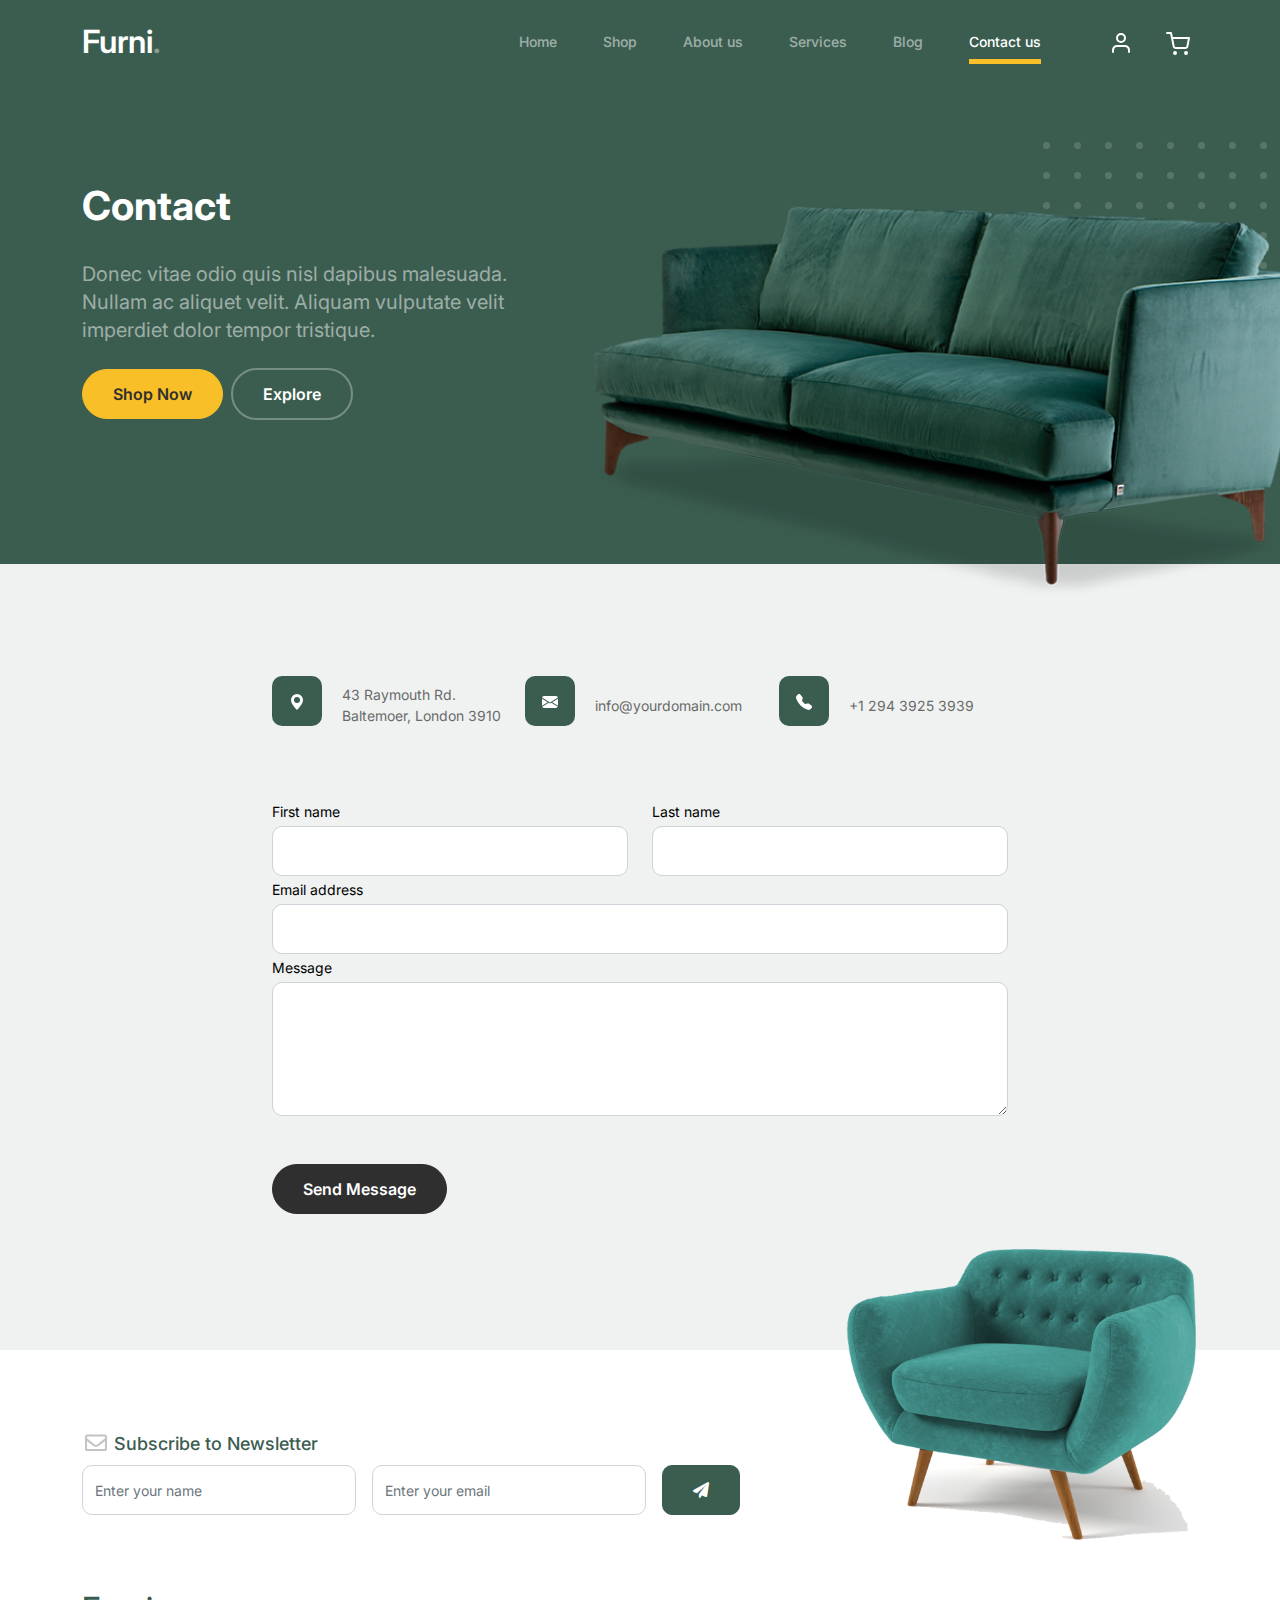
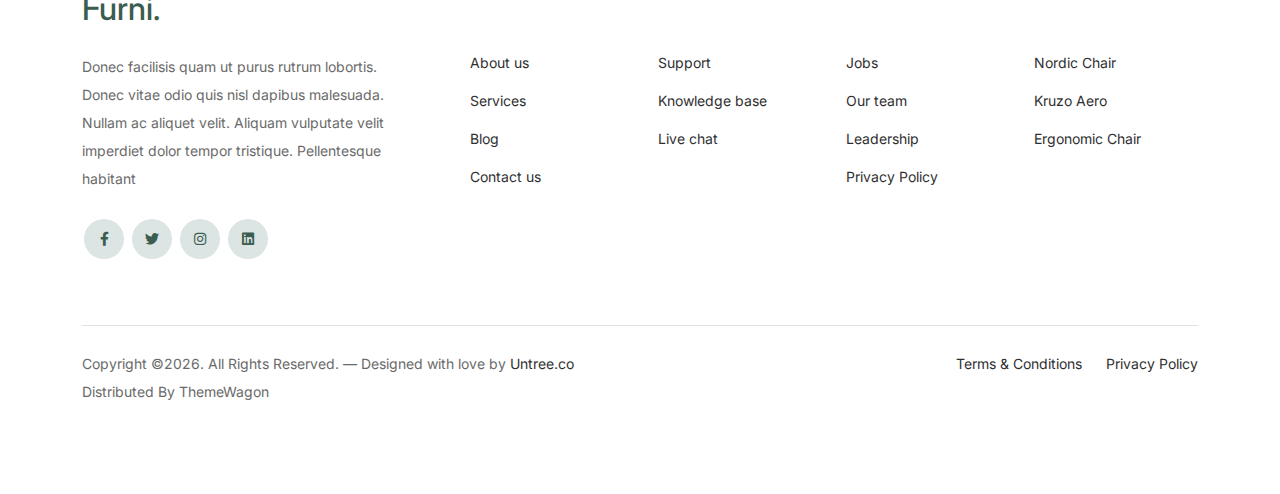
<file: contact.html>
<!-- /*
* Bootstrap 5
* Template Name: Furni
* Template Author: Untree.co
* Template URI: https://untree.co/
* License: https://creativecommons.org/licenses/by/3.0/
*/ -->
<!doctype html>
<html lang="en">
<head>
  <meta charset="utf-8">
  <meta name="viewport" content="width=device-width, initial-scale=1, shrink-to-fit=no">
  <meta name="author" content="Untree.co">
  <link rel="shortcut icon" href="favicon.png">

  <meta name="description" content="" />
  <meta name="keywords" content="bootstrap, bootstrap4" />

		<!-- Bootstrap CSS -->
		<link href="css/bootstrap.min.css" rel="stylesheet">
		<link href="https://cdnjs.cloudflare.com/ajax/libs/font-awesome/6.0.0-beta3/css/all.min.css" rel="stylesheet">
		<link href="css/tiny-slider.css" rel="stylesheet">
		<link href="css/style.css" rel="stylesheet">
		<title>Furni Free Bootstrap 5 Template for Furniture and Interior Design Websites by Untree.co </title>
	</head>

	<body>

		<!-- Start Header/Navigation -->
		<nav class="custom-navbar navbar navbar navbar-expand-md navbar-dark bg-dark" arial-label="Furni navigation bar">

			<div class="container">
				<a class="navbar-brand" href="index.html">Furni<span>.</span></a>

				<button class="navbar-toggler" type="button" data-bs-toggle="collapse" data-bs-target="#navbarsFurni" aria-controls="navbarsFurni" aria-expanded="false" aria-label="Toggle navigation">
					<span class="navbar-toggler-icon"></span>
				</button>

				<div class="collapse navbar-collapse" id="navbarsFurni">
					<ul class="custom-navbar-nav navbar-nav ms-auto mb-2 mb-md-0">
						<li class="nav-item">
							<a class="nav-link" href="index.html">Home</a>
						</li>
						<li><a class="nav-link" href="shop.html">Shop</a></li>
						<li><a class="nav-link" href="about.html">About us</a></li>
						<li><a class="nav-link" href="services.html">Services</a></li>
						<li><a class="nav-link" href="blog.html">Blog</a></li>
						<li class="active"><a class="nav-link" href="contact.html">Contact us</a></li>
					</ul>

					<ul class="custom-navbar-cta navbar-nav mb-2 mb-md-0 ms-5">
						<li><a class="nav-link" href="#"><img src="images/user.svg"></a></li>
						<li><a class="nav-link" href="cart.html"><img src="images/cart.svg"></a></li>
					</ul>
				</div>
			</div>
				
		</nav>
		<!-- End Header/Navigation -->

		<!-- Start Hero Section -->
			<div class="hero">
				<div class="container">
					<div class="row justify-content-between">
						<div class="col-lg-5">
							<div class="intro-excerpt">
								<h1>Contact</h1>
								<p class="mb-4">Donec vitae odio quis nisl dapibus malesuada. Nullam ac aliquet velit. Aliquam vulputate velit imperdiet dolor tempor tristique.</p>
								<p><a href="" class="btn btn-secondary me-2">Shop Now</a><a href="#" class="btn btn-white-outline">Explore</a></p>
							</div>
						</div>
						<div class="col-lg-7">
							<div class="hero-img-wrap">
								<img src="images/couch.png" class="img-fluid">
							</div>
						</div>
					</div>
				</div>
			</div>
		<!-- End Hero Section -->

		
		<!-- Start Contact Form -->
		<div class="untree_co-section">
      <div class="container">

        <div class="block">
          <div class="row justify-content-center">


            <div class="col-md-8 col-lg-8 pb-4">


              <div class="row mb-5">
                <div class="col-lg-4">
                  <div  class="service no-shadow align-items-center link horizontal d-flex active" data-aos="fade-left" data-aos-delay="0">
                    <div class="service-icon color-1 mb-4">
                      <svg xmlns="http://www.w3.org/2000/svg" width="16" height="16" fill="currentColor" class="bi bi-geo-alt-fill" viewBox="0 0 16 16">
                        <path d="M8 16s6-5.686 6-10A6 6 0 0 0 2 6c0 4.314 6 10 6 10zm0-7a3 3 0 1 1 0-6 3 3 0 0 1 0 6z"/>
                      </svg>
                    </div> <!-- /.icon -->
                    <div class="service-contents">
                      <p>43 Raymouth Rd. Baltemoer, London 3910</p>
                    </div> <!-- /.service-contents-->
                  </div> <!-- /.service -->
                </div>

                <div class="col-lg-4">
                  <div  class="service no-shadow align-items-center link horizontal d-flex active" data-aos="fade-left" data-aos-delay="0">
                    <div class="service-icon color-1 mb-4">
                      <svg xmlns="http://www.w3.org/2000/svg" width="16" height="16" fill="currentColor" class="bi bi-envelope-fill" viewBox="0 0 16 16">
                        <path d="M.05 3.555A2 2 0 0 1 2 2h12a2 2 0 0 1 1.95 1.555L8 8.414.05 3.555zM0 4.697v7.104l5.803-3.558L0 4.697zM6.761 8.83l-6.57 4.027A2 2 0 0 0 2 14h12a2 2 0 0 0 1.808-1.144l-6.57-4.027L8 9.586l-1.239-.757zm3.436-.586L16 11.801V4.697l-5.803 3.546z"/>
                      </svg>
                    </div> <!-- /.icon -->
                    <div class="service-contents">
                      <p>info@yourdomain.com</p>
                    </div> <!-- /.service-contents-->
                  </div> <!-- /.service -->
                </div>

                <div class="col-lg-4">
                  <div  class="service no-shadow align-items-center link horizontal d-flex active" data-aos="fade-left" data-aos-delay="0">
                    <div class="service-icon color-1 mb-4">
                      <svg xmlns="http://www.w3.org/2000/svg" width="16" height="16" fill="currentColor" class="bi bi-telephone-fill" viewBox="0 0 16 16">
                        <path fill-rule="evenodd" d="M1.885.511a1.745 1.745 0 0 1 2.61.163L6.29 2.98c.329.423.445.974.315 1.494l-.547 2.19a.678.678 0 0 0 .178.643l2.457 2.457a.678.678 0 0 0 .644.178l2.189-.547a1.745 1.745 0 0 1 1.494.315l2.306 1.794c.829.645.905 1.87.163 2.611l-1.034 1.034c-.74.74-1.846 1.065-2.877.702a18.634 18.634 0 0 1-7.01-4.42 18.634 18.634 0 0 1-4.42-7.009c-.362-1.03-.037-2.137.703-2.877L1.885.511z"/>
                      </svg>
                    </div> <!-- /.icon -->
                    <div class="service-contents">
                      <p>+1 294 3925 3939</p>
                    </div> <!-- /.service-contents-->
                  </div> <!-- /.service -->
                </div>
              </div>

              <form>
                <div class="row">
                  <div class="col-6">
                    <div class="form-group">
                      <label class="text-black" for="fname">First name</label>
                      <input type="text" class="form-control" id="fname">
                    </div>
                  </div>
                  <div class="col-6">
                    <div class="form-group">
                      <label class="text-black" for="lname">Last name</label>
                      <input type="text" class="form-control" id="lname">
                    </div>
                  </div>
                </div>
                <div class="form-group">
                  <label class="text-black" for="email">Email address</label>
                  <input type="email" class="form-control" id="email">
                </div>

                <div class="form-group mb-5">
                  <label class="text-black" for="message">Message</label>
                  <textarea name="" class="form-control" id="message" cols="30" rows="5"></textarea>
                </div>

                <button type="submit" class="btn btn-primary-hover-outline">Send Message</button>
              </form>

            </div>

          </div>

        </div>

      </div>


    </div>
  </div>

  <!-- End Contact Form -->

		

		<!-- Start Footer Section -->
		<footer class="footer-section">
			<div class="container relative">

				<div class="sofa-img">
					<img src="images/sofa.png" alt="Image" class="img-fluid">
				</div>

				<div class="row">
					<div class="col-lg-8">
						<div class="subscription-form">
							<h3 class="d-flex align-items-center"><span class="me-1"><img src="images/envelope-outline.svg" alt="Image" class="img-fluid"></span><span>Subscribe to Newsletter</span></h3>

							<form action="#" class="row g-3">
								<div class="col-auto">
									<input type="text" class="form-control" placeholder="Enter your name">
								</div>
								<div class="col-auto">
									<input type="email" class="form-control" placeholder="Enter your email">
								</div>
								<div class="col-auto">
									<button class="btn btn-primary">
										<span class="fa fa-paper-plane"></span>
									</button>
								</div>
							</form>

						</div>
					</div>
				</div>

				<div class="row g-5 mb-5">
					<div class="col-lg-4">
						<div class="mb-4 footer-logo-wrap"><a href="#" class="footer-logo">Furni<span>.</span></a></div>
						<p class="mb-4">Donec facilisis quam ut purus rutrum lobortis. Donec vitae odio quis nisl dapibus malesuada. Nullam ac aliquet velit. Aliquam vulputate velit imperdiet dolor tempor tristique. Pellentesque habitant</p>

						<ul class="list-unstyled custom-social">
							<li><a href="#"><span class="fa fa-brands fa-facebook-f"></span></a></li>
							<li><a href="#"><span class="fa fa-brands fa-twitter"></span></a></li>
							<li><a href="#"><span class="fa fa-brands fa-instagram"></span></a></li>
							<li><a href="#"><span class="fa fa-brands fa-linkedin"></span></a></li>
						</ul>
					</div>

					<div class="col-lg-8">
						<div class="row links-wrap">
							<div class="col-6 col-sm-6 col-md-3">
								<ul class="list-unstyled">
									<li><a href="#">About us</a></li>
									<li><a href="#">Services</a></li>
									<li><a href="#">Blog</a></li>
									<li><a href="#">Contact us</a></li>
								</ul>
							</div>

							<div class="col-6 col-sm-6 col-md-3">
								<ul class="list-unstyled">
									<li><a href="#">Support</a></li>
									<li><a href="#">Knowledge base</a></li>
									<li><a href="#">Live chat</a></li>
								</ul>
							</div>

							<div class="col-6 col-sm-6 col-md-3">
								<ul class="list-unstyled">
									<li><a href="#">Jobs</a></li>
									<li><a href="#">Our team</a></li>
									<li><a href="#">Leadership</a></li>
									<li><a href="#">Privacy Policy</a></li>
								</ul>
							</div>

							<div class="col-6 col-sm-6 col-md-3">
								<ul class="list-unstyled">
									<li><a href="#">Nordic Chair</a></li>
									<li><a href="#">Kruzo Aero</a></li>
									<li><a href="#">Ergonomic Chair</a></li>
								</ul>
							</div>
						</div>
					</div>

				</div>

				<div class="border-top copyright">
					<div class="row pt-4">
						<div class="col-lg-6">
							<p class="mb-2 text-center text-lg-start">Copyright &copy;<script>document.write(new Date().getFullYear());</script>. All Rights Reserved. &mdash; Designed with love by <a href="https://untree.co">Untree.co</a> Distributed By <a hreff="https://themewagon.com">ThemeWagon</a>  <!-- License information: https://untree.co/license/ -->
            </p>
						</div>

						<div class="col-lg-6 text-center text-lg-end">
							<ul class="list-unstyled d-inline-flex ms-auto">
								<li class="me-4"><a href="#">Terms &amp; Conditions</a></li>
								<li><a href="#">Privacy Policy</a></li>
							</ul>
						</div>

					</div>
				</div>

			</div>
		</footer>
		<!-- End Footer Section -->	


		<script src="js/bootstrap.bundle.min.js"></script>
		<script src="js/tiny-slider.js"></script>
		<script src="js/custom.js"></script>
	</body>

</html>
</file>
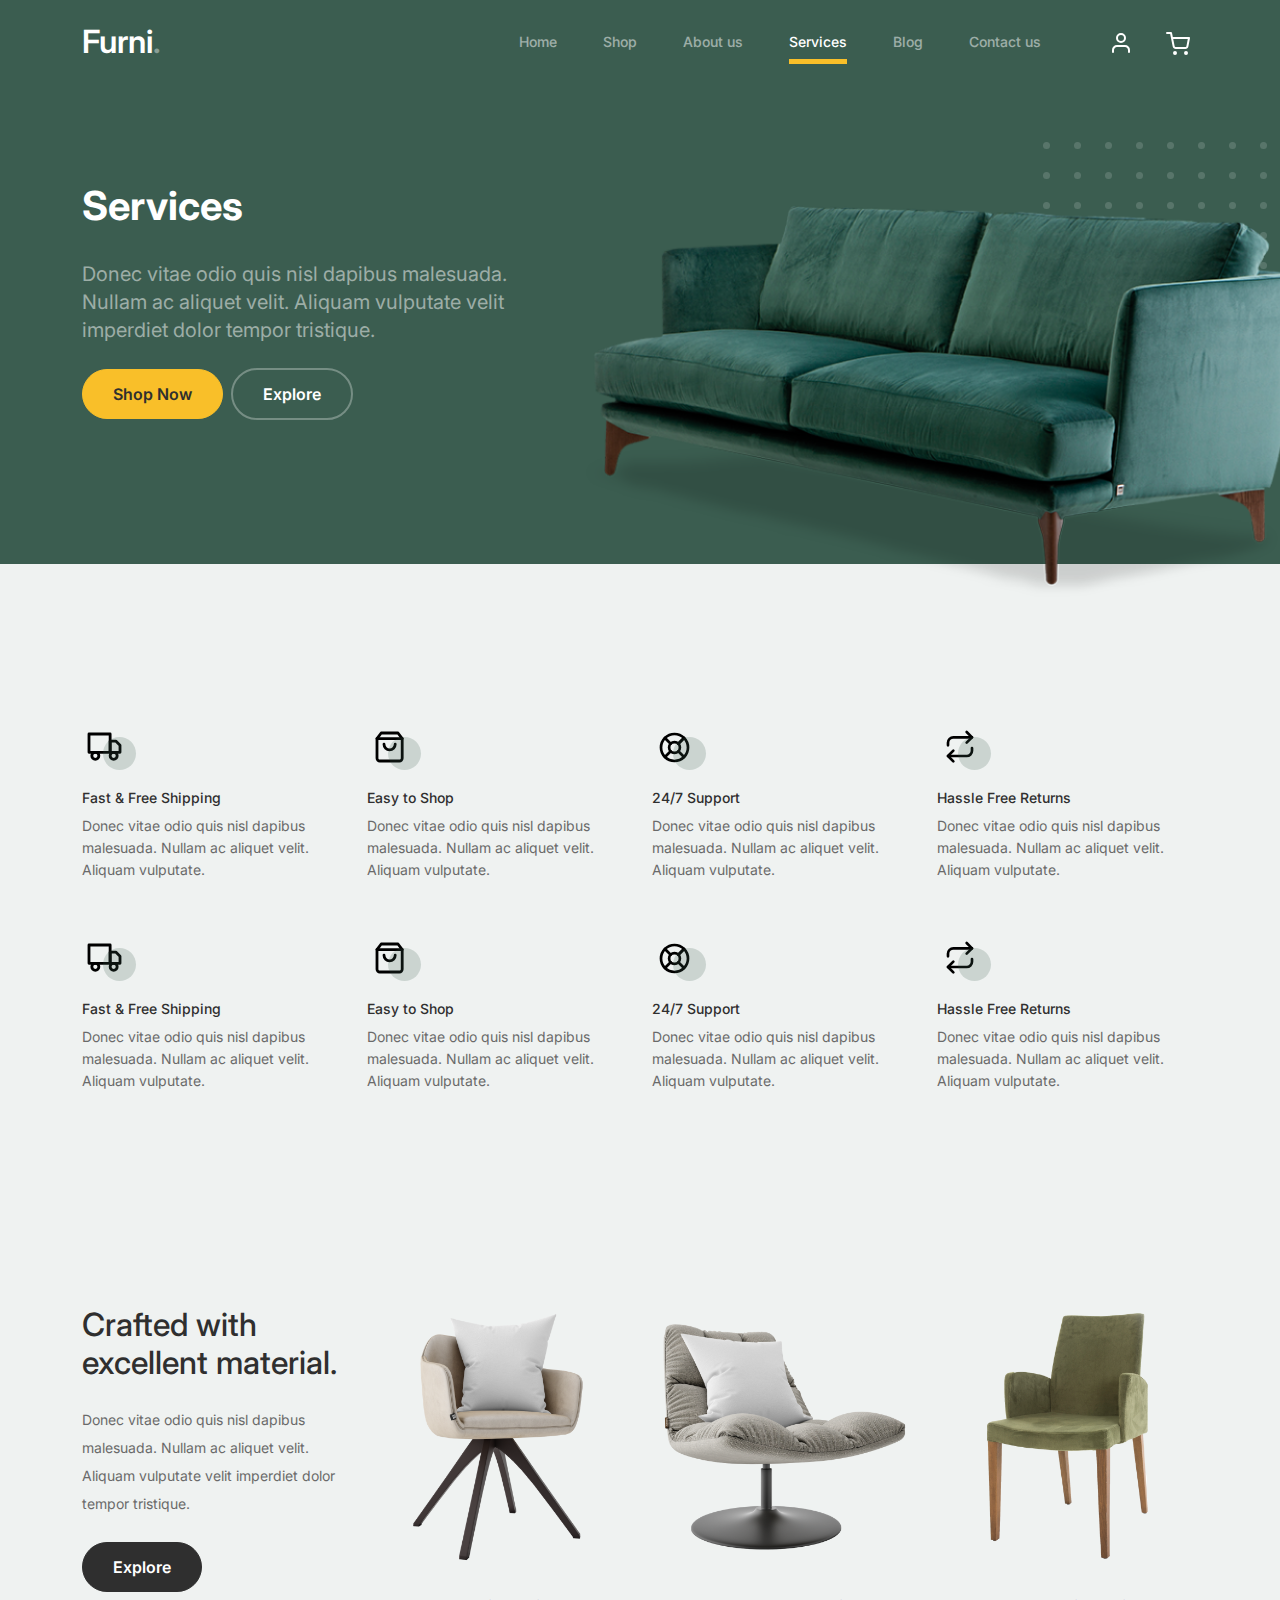
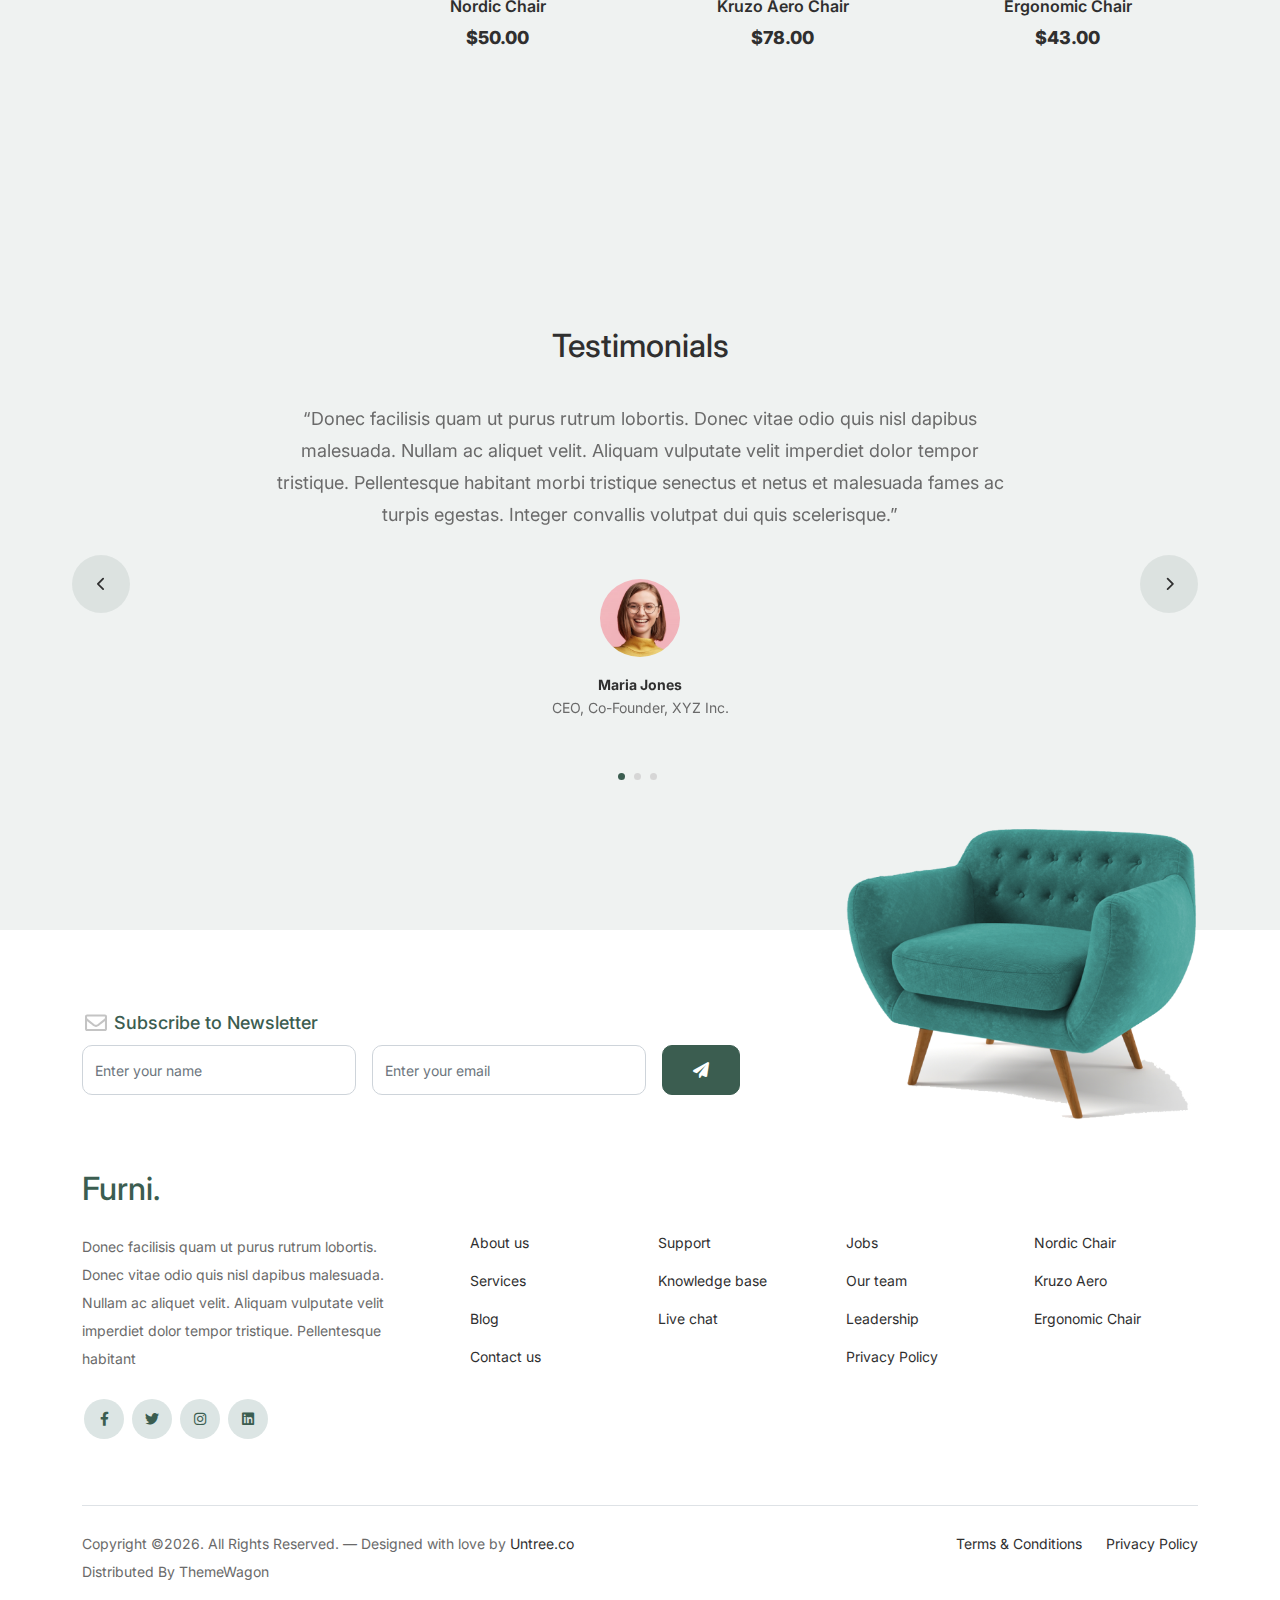
<file: services.html>
<!-- /*
* Bootstrap 5
* Template Name: Furni
* Template Author: Untree.co
* Template URI: https://untree.co/
* License: https://creativecommons.org/licenses/by/3.0/
*/ -->
<!doctype html>
<html lang="en">
<head>
  <meta charset="utf-8">
  <meta name="viewport" content="width=device-width, initial-scale=1, shrink-to-fit=no">
  <meta name="author" content="Untree.co">
  <link rel="shortcut icon" href="favicon.png">

  <meta name="description" content="" />
  <meta name="keywords" content="bootstrap, bootstrap4" />

		<!-- Bootstrap CSS -->
		<link href="css/bootstrap.min.css" rel="stylesheet">
		<link href="https://cdnjs.cloudflare.com/ajax/libs/font-awesome/6.0.0-beta3/css/all.min.css" rel="stylesheet">
		<link href="css/tiny-slider.css" rel="stylesheet">
		<link href="css/style.css" rel="stylesheet">
		<title>Furni Free Bootstrap 5 Template for Furniture and Interior Design Websites by Untree.co </title>
	</head>

	<body>

		<!-- Start Header/Navigation -->
		<nav class="custom-navbar navbar navbar navbar-expand-md navbar-dark bg-dark" arial-label="Furni navigation bar">

			<div class="container">
				<a class="navbar-brand" href="index.html">Furni<span>.</span></a>

				<button class="navbar-toggler" type="button" data-bs-toggle="collapse" data-bs-target="#navbarsFurni" aria-controls="navbarsFurni" aria-expanded="false" aria-label="Toggle navigation">
					<span class="navbar-toggler-icon"></span>
				</button>

				<div class="collapse navbar-collapse" id="navbarsFurni">
					<ul class="custom-navbar-nav navbar-nav ms-auto mb-2 mb-md-0">
						<li class="nav-item">
							<a class="nav-link" href="index.html">Home</a>
						</li>
						<li><a class="nav-link" href="shop.html">Shop</a></li>
						<li><a class="nav-link" href="about.html">About us</a></li>
						<li class="active"><a class="nav-link" href="services.html">Services</a></li>
						<li><a class="nav-link" href="blog.html">Blog</a></li>
						<li><a class="nav-link" href="contact.html">Contact us</a></li>
					</ul>

					<ul class="custom-navbar-cta navbar-nav mb-2 mb-md-0 ms-5">
						<li><a class="nav-link" href="#"><img src="images/user.svg"></a></li>
						<li><a class="nav-link" href="cart.html"><img src="images/cart.svg"></a></li>
					</ul>
				</div>
			</div>
				
		</nav>
		<!-- End Header/Navigation -->

		<!-- Start Hero Section -->
			<div class="hero">
				<div class="container">
					<div class="row justify-content-between">
						<div class="col-lg-5">
							<div class="intro-excerpt">
								<h1>Services</h1>
								<p class="mb-4">Donec vitae odio quis nisl dapibus malesuada. Nullam ac aliquet velit. Aliquam vulputate velit imperdiet dolor tempor tristique.</p>
								<p><a href="" class="btn btn-secondary me-2">Shop Now</a><a href="#" class="btn btn-white-outline">Explore</a></p>
							</div>
						</div>
						<div class="col-lg-7">
							<div class="hero-img-wrap">
								<img src="images/couch.png" class="img-fluid">
							</div>
						</div>
					</div>
				</div>
			</div>
		<!-- End Hero Section -->

		

		<!-- Start Why Choose Us Section -->
		<div class="why-choose-section">
			<div class="container">
				
				
				<div class="row my-5">
					<div class="col-6 col-md-6 col-lg-3 mb-4">
						<div class="feature">
							<div class="icon">
								<img src="images/truck.svg" alt="Image" class="imf-fluid">
							</div>
							<h3>Fast &amp; Free Shipping</h3>
							<p>Donec vitae odio quis nisl dapibus malesuada. Nullam ac aliquet velit. Aliquam vulputate.</p>
						</div>
					</div>

					<div class="col-6 col-md-6 col-lg-3 mb-4">
						<div class="feature">
							<div class="icon">
								<img src="images/bag.svg" alt="Image" class="imf-fluid">
							</div>
							<h3>Easy to Shop</h3>
							<p>Donec vitae odio quis nisl dapibus malesuada. Nullam ac aliquet velit. Aliquam vulputate.</p>
						</div>
					</div>

					<div class="col-6 col-md-6 col-lg-3 mb-4">
						<div class="feature">
							<div class="icon">
								<img src="images/support.svg" alt="Image" class="imf-fluid">
							</div>
							<h3>24/7 Support</h3>
							<p>Donec vitae odio quis nisl dapibus malesuada. Nullam ac aliquet velit. Aliquam vulputate.</p>
						</div>
					</div>

					<div class="col-6 col-md-6 col-lg-3 mb-4">
						<div class="feature">
							<div class="icon">
								<img src="images/return.svg" alt="Image" class="imf-fluid">
							</div>
							<h3>Hassle Free Returns</h3>
							<p>Donec vitae odio quis nisl dapibus malesuada. Nullam ac aliquet velit. Aliquam vulputate.</p>
						</div>
					</div>

					<div class="col-6 col-md-6 col-lg-3 mb-4">
						<div class="feature">
							<div class="icon">
								<img src="images/truck.svg" alt="Image" class="imf-fluid">
							</div>
							<h3>Fast &amp; Free Shipping</h3>
							<p>Donec vitae odio quis nisl dapibus malesuada. Nullam ac aliquet velit. Aliquam vulputate.</p>
						</div>
					</div>

					<div class="col-6 col-md-6 col-lg-3 mb-4">
						<div class="feature">
							<div class="icon">
								<img src="images/bag.svg" alt="Image" class="imf-fluid">
							</div>
							<h3>Easy to Shop</h3>
							<p>Donec vitae odio quis nisl dapibus malesuada. Nullam ac aliquet velit. Aliquam vulputate.</p>
						</div>
					</div>

					<div class="col-6 col-md-6 col-lg-3 mb-4">
						<div class="feature">
							<div class="icon">
								<img src="images/support.svg" alt="Image" class="imf-fluid">
							</div>
							<h3>24/7 Support</h3>
							<p>Donec vitae odio quis nisl dapibus malesuada. Nullam ac aliquet velit. Aliquam vulputate.</p>
						</div>
					</div>

					<div class="col-6 col-md-6 col-lg-3 mb-4">
						<div class="feature">
							<div class="icon">
								<img src="images/return.svg" alt="Image" class="imf-fluid">
							</div>
							<h3>Hassle Free Returns</h3>
							<p>Donec vitae odio quis nisl dapibus malesuada. Nullam ac aliquet velit. Aliquam vulputate.</p>
						</div>
					</div>

				</div>
			
			</div>
		</div>
		<!-- End Why Choose Us Section -->

		<!-- Start Product Section -->
		<div class="product-section pt-0">
			<div class="container">
				<div class="row">

					<!-- Start Column 1 -->
					<div class="col-md-12 col-lg-3 mb-5 mb-lg-0">
						<h2 class="mb-4 section-title">Crafted with excellent material.</h2>
						<p class="mb-4">Donec vitae odio quis nisl dapibus malesuada. Nullam ac aliquet velit. Aliquam vulputate velit imperdiet dolor tempor tristique. </p>
						<p><a href="#" class="btn">Explore</a></p>
					</div> 
					<!-- End Column 1 -->

					<!-- Start Column 2 -->
					<div class="col-12 col-md-4 col-lg-3 mb-5 mb-md-0">
						<a class="product-item" href="#">
							<img src="images/product-1.png" class="img-fluid product-thumbnail">
							<h3 class="product-title">Nordic Chair</h3>
							<strong class="product-price">$50.00</strong>

							<span class="icon-cross">
								<img src="images/cross.svg" class="img-fluid">
							</span>
						</a>
					</div> 
					<!-- End Column 2 -->

					<!-- Start Column 3 -->
					<div class="col-12 col-md-4 col-lg-3 mb-5 mb-md-0">
						<a class="product-item" href="#">
							<img src="images/product-2.png" class="img-fluid product-thumbnail">
							<h3 class="product-title">Kruzo Aero Chair</h3>
							<strong class="product-price">$78.00</strong>

							<span class="icon-cross">
								<img src="images/cross.svg" class="img-fluid">
							</span>
						</a>
					</div>
					<!-- End Column 3 -->

					<!-- Start Column 4 -->
					<div class="col-12 col-md-4 col-lg-3 mb-5 mb-md-0">
						<a class="product-item" href="#">
							<img src="images/product-3.png" class="img-fluid product-thumbnail">
							<h3 class="product-title">Ergonomic Chair</h3>
							<strong class="product-price">$43.00</strong>

							<span class="icon-cross">
								<img src="images/cross.svg" class="img-fluid">
							</span>
						</a>
					</div>
					<!-- End Column 4 -->

				</div>
			</div>
		</div>
		<!-- End Product Section -->

		

		<!-- Start Testimonial Slider -->
		<div class="testimonial-section before-footer-section">
			<div class="container">
				<div class="row">
					<div class="col-lg-7 mx-auto text-center">
						<h2 class="section-title">Testimonials</h2>
					</div>
				</div>

				<div class="row justify-content-center">
					<div class="col-lg-12">
						<div class="testimonial-slider-wrap text-center">

							<div id="testimonial-nav">
								<span class="prev" data-controls="prev"><span class="fa fa-chevron-left"></span></span>
								<span class="next" data-controls="next"><span class="fa fa-chevron-right"></span></span>
							</div>

							<div class="testimonial-slider">
								
								<div class="item">
									<div class="row justify-content-center">
										<div class="col-lg-8 mx-auto">

											<div class="testimonial-block text-center">
												<blockquote class="mb-5">
													<p>&ldquo;Donec facilisis quam ut purus rutrum lobortis. Donec vitae odio quis nisl dapibus malesuada. Nullam ac aliquet velit. Aliquam vulputate velit imperdiet dolor tempor tristique. Pellentesque habitant morbi tristique senectus et netus et malesuada fames ac turpis egestas. Integer convallis volutpat dui quis scelerisque.&rdquo;</p>
												</blockquote>

												<div class="author-info">
													<div class="author-pic">
														<img src="images/person-1.png" alt="Maria Jones" class="img-fluid">
													</div>
													<h3 class="font-weight-bold">Maria Jones</h3>
													<span class="position d-block mb-3">CEO, Co-Founder, XYZ Inc.</span>
												</div>
											</div>

										</div>
									</div>
								</div> 
								<!-- END item -->

								<div class="item">
									<div class="row justify-content-center">
										<div class="col-lg-8 mx-auto">

											<div class="testimonial-block text-center">
												<blockquote class="mb-5">
													<p>&ldquo;Donec facilisis quam ut purus rutrum lobortis. Donec vitae odio quis nisl dapibus malesuada. Nullam ac aliquet velit. Aliquam vulputate velit imperdiet dolor tempor tristique. Pellentesque habitant morbi tristique senectus et netus et malesuada fames ac turpis egestas. Integer convallis volutpat dui quis scelerisque.&rdquo;</p>
												</blockquote>

												<div class="author-info">
													<div class="author-pic">
														<img src="images/person-1.png" alt="Maria Jones" class="img-fluid">
													</div>
													<h3 class="font-weight-bold">Maria Jones</h3>
													<span class="position d-block mb-3">CEO, Co-Founder, XYZ Inc.</span>
												</div>
											</div>

										</div>
									</div>
								</div> 
								<!-- END item -->

								<div class="item">
									<div class="row justify-content-center">
										<div class="col-lg-8 mx-auto">

											<div class="testimonial-block text-center">
												<blockquote class="mb-5">
													<p>&ldquo;Donec facilisis quam ut purus rutrum lobortis. Donec vitae odio quis nisl dapibus malesuada. Nullam ac aliquet velit. Aliquam vulputate velit imperdiet dolor tempor tristique. Pellentesque habitant morbi tristique senectus et netus et malesuada fames ac turpis egestas. Integer convallis volutpat dui quis scelerisque.&rdquo;</p>
												</blockquote>

												<div class="author-info">
													<div class="author-pic">
														<img src="images/person-1.png" alt="Maria Jones" class="img-fluid">
													</div>
													<h3 class="font-weight-bold">Maria Jones</h3>
													<span class="position d-block mb-3">CEO, Co-Founder, XYZ Inc.</span>
												</div>
											</div>

										</div>
									</div>
								</div> 
								<!-- END item -->

							</div>

						</div>
					</div>
				</div>
			</div>
		</div>
		<!-- End Testimonial Slider -->

		

		<!-- Start Footer Section -->
		<footer class="footer-section">
			<div class="container relative">

				<div class="sofa-img">
					<img src="images/sofa.png" alt="Image" class="img-fluid">
				</div>

				<div class="row">
					<div class="col-lg-8">
						<div class="subscription-form">
							<h3 class="d-flex align-items-center"><span class="me-1"><img src="images/envelope-outline.svg" alt="Image" class="img-fluid"></span><span>Subscribe to Newsletter</span></h3>

							<form action="#" class="row g-3">
								<div class="col-auto">
									<input type="text" class="form-control" placeholder="Enter your name">
								</div>
								<div class="col-auto">
									<input type="email" class="form-control" placeholder="Enter your email">
								</div>
								<div class="col-auto">
									<button class="btn btn-primary">
										<span class="fa fa-paper-plane"></span>
									</button>
								</div>
							</form>

						</div>
					</div>
				</div>

				<div class="row g-5 mb-5">
					<div class="col-lg-4">
						<div class="mb-4 footer-logo-wrap"><a href="#" class="footer-logo">Furni<span>.</span></a></div>
						<p class="mb-4">Donec facilisis quam ut purus rutrum lobortis. Donec vitae odio quis nisl dapibus malesuada. Nullam ac aliquet velit. Aliquam vulputate velit imperdiet dolor tempor tristique. Pellentesque habitant</p>

						<ul class="list-unstyled custom-social">
							<li><a href="#"><span class="fa fa-brands fa-facebook-f"></span></a></li>
							<li><a href="#"><span class="fa fa-brands fa-twitter"></span></a></li>
							<li><a href="#"><span class="fa fa-brands fa-instagram"></span></a></li>
							<li><a href="#"><span class="fa fa-brands fa-linkedin"></span></a></li>
						</ul>
					</div>

					<div class="col-lg-8">
						<div class="row links-wrap">
							<div class="col-6 col-sm-6 col-md-3">
								<ul class="list-unstyled">
									<li><a href="#">About us</a></li>
									<li><a href="#">Services</a></li>
									<li><a href="#">Blog</a></li>
									<li><a href="#">Contact us</a></li>
								</ul>
							</div>

							<div class="col-6 col-sm-6 col-md-3">
								<ul class="list-unstyled">
									<li><a href="#">Support</a></li>
									<li><a href="#">Knowledge base</a></li>
									<li><a href="#">Live chat</a></li>
								</ul>
							</div>

							<div class="col-6 col-sm-6 col-md-3">
								<ul class="list-unstyled">
									<li><a href="#">Jobs</a></li>
									<li><a href="#">Our team</a></li>
									<li><a href="#">Leadership</a></li>
									<li><a href="#">Privacy Policy</a></li>
								</ul>
							</div>

							<div class="col-6 col-sm-6 col-md-3">
								<ul class="list-unstyled">
									<li><a href="#">Nordic Chair</a></li>
									<li><a href="#">Kruzo Aero</a></li>
									<li><a href="#">Ergonomic Chair</a></li>
								</ul>
							</div>
						</div>
					</div>

				</div>

				<div class="border-top copyright">
					<div class="row pt-4">
						<div class="col-lg-6">
							<p class="mb-2 text-center text-lg-start">Copyright &copy;<script>document.write(new Date().getFullYear());</script>. All Rights Reserved. &mdash; Designed with love by <a href="https://untree.co">Untree.co</a> Distributed By <a hreff="https://themewagon.com">ThemeWagon</a> <!-- License information: https://untree.co/license/ -->
            </p>
						</div>

						<div class="col-lg-6 text-center text-lg-end">
							<ul class="list-unstyled d-inline-flex ms-auto">
								<li class="me-4"><a href="#">Terms &amp; Conditions</a></li>
								<li><a href="#">Privacy Policy</a></li>
							</ul>
						</div>

					</div>
				</div>

			</div>
		</footer>
		<!-- End Footer Section -->	


		<script src="js/bootstrap.bundle.min.js"></script>
		<script src="js/tiny-slider.js"></script>
		<script src="js/custom.js"></script>
	</body>

</html>
</file>
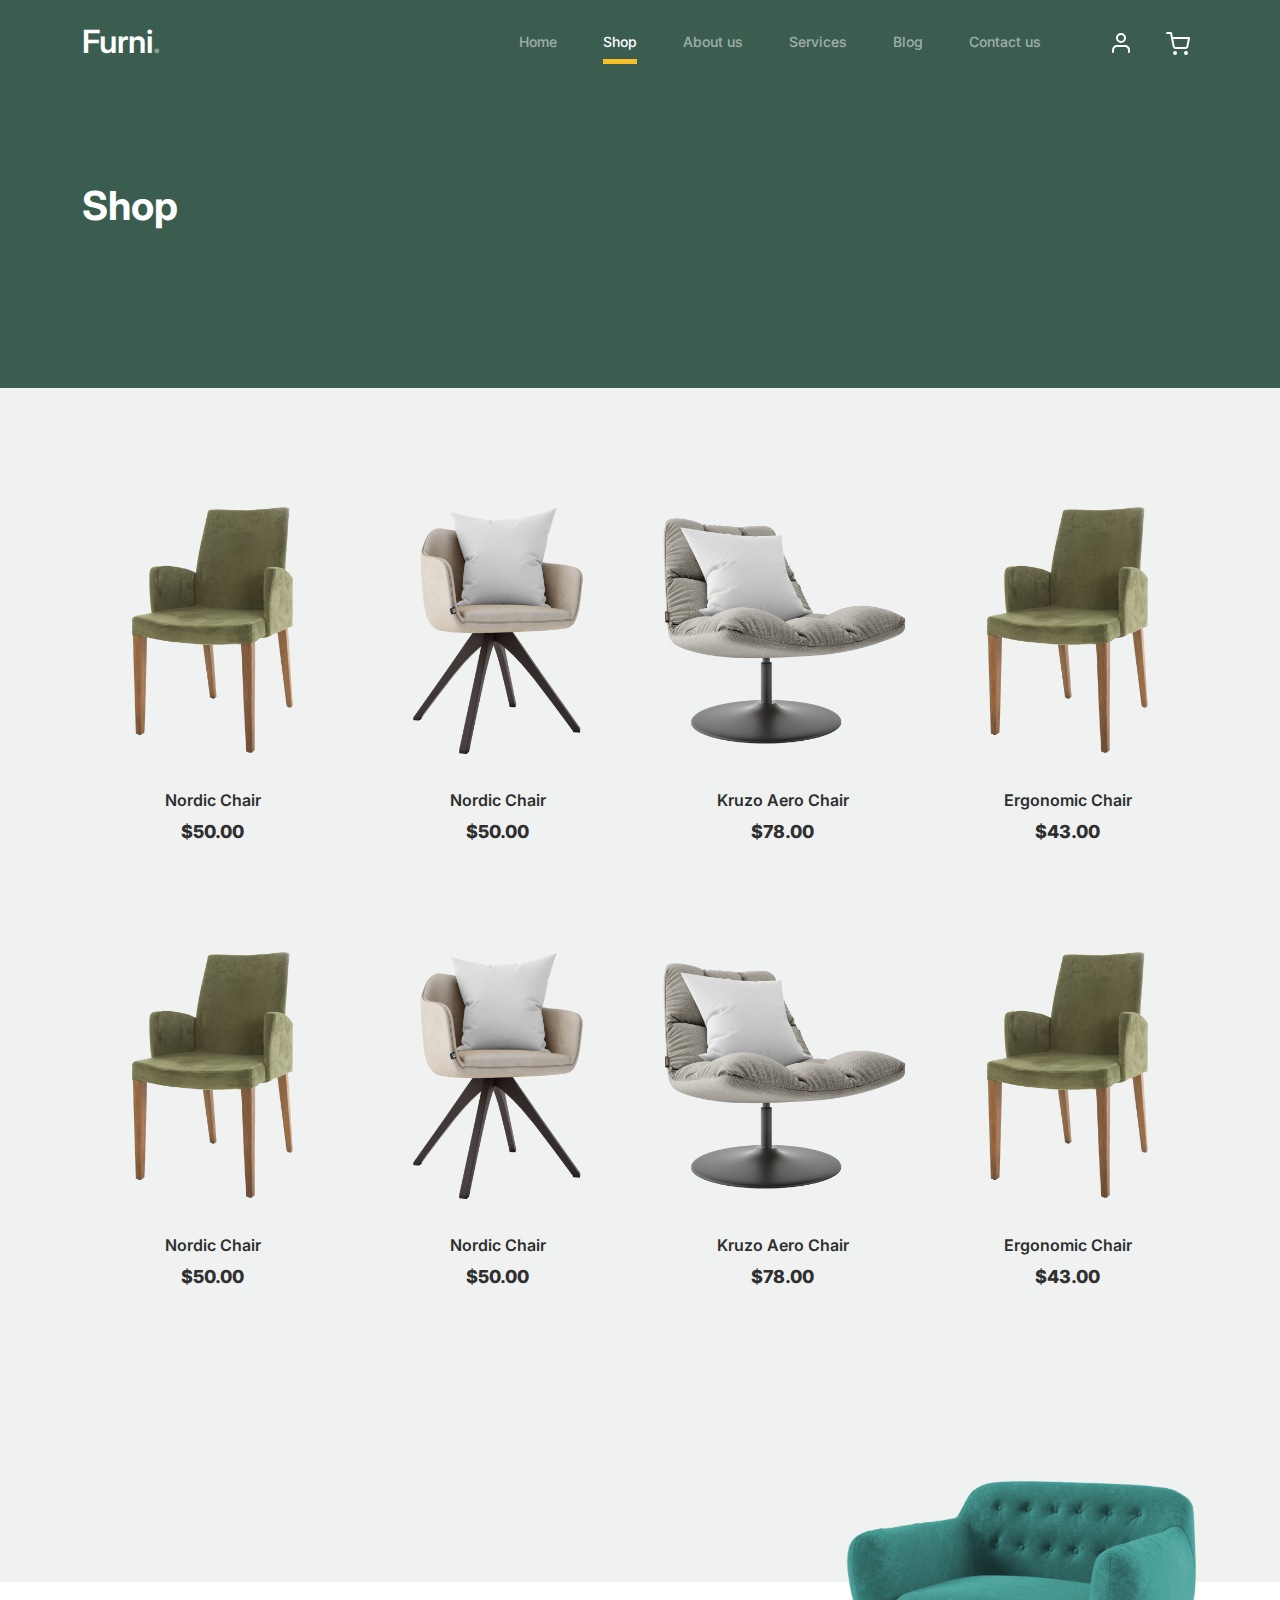
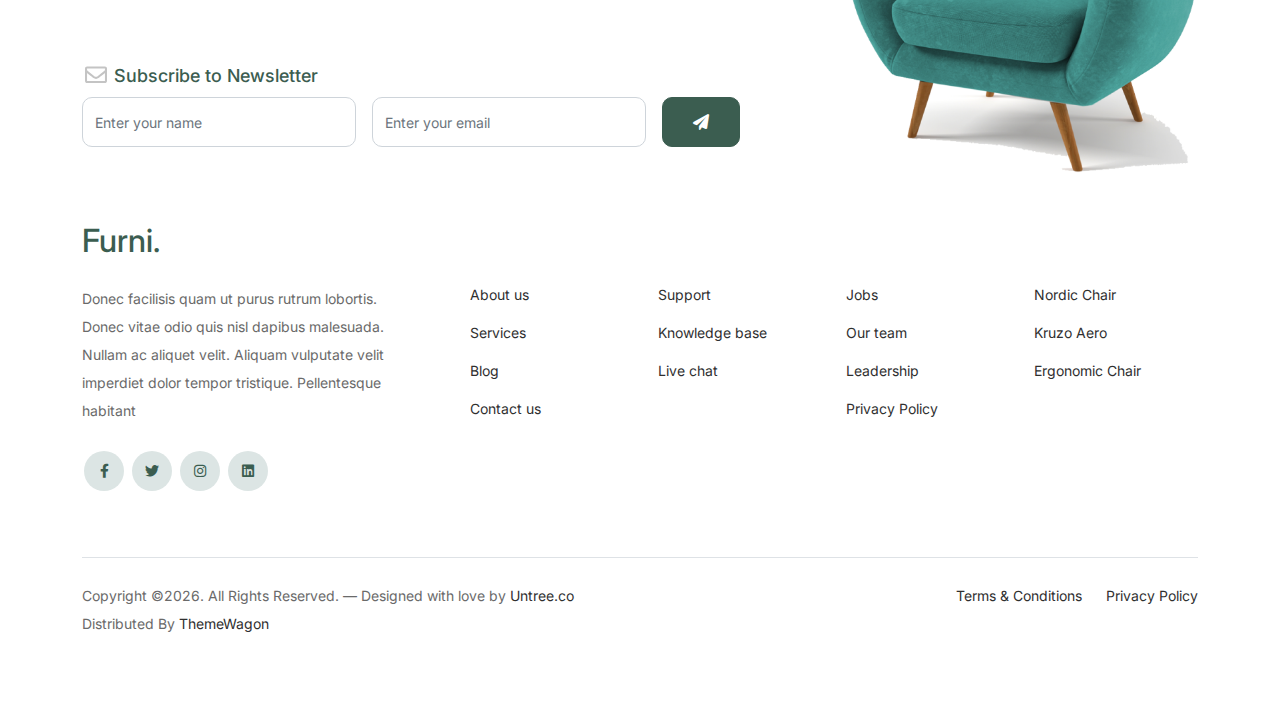
<file: shop.html>
<!-- /*
* Bootstrap 5
* Template Name: Furni
* Template Author: Untree.co
* Template URI: https://untree.co/
* License: https://creativecommons.org/licenses/by/3.0/
*/ -->
<!doctype html>
<html lang="en">
<head>
  <meta charset="utf-8">
  <meta name="viewport" content="width=device-width, initial-scale=1, shrink-to-fit=no">
  <meta name="author" content="Untree.co">
  <link rel="shortcut icon" href="favicon.png">

  <meta name="description" content="" />
  <meta name="keywords" content="bootstrap, bootstrap4" />

		<!-- Bootstrap CSS -->
		<link href="css/bootstrap.min.css" rel="stylesheet">
		<link href="https://cdnjs.cloudflare.com/ajax/libs/font-awesome/6.0.0-beta3/css/all.min.css" rel="stylesheet">
		<link href="css/tiny-slider.css" rel="stylesheet">
		<link href="css/style.css" rel="stylesheet">
		<title>Furni Free Bootstrap 5 Template for Furniture and Interior Design Websites by Untree.co </title>
	</head>

	<body>

		<!-- Start Header/Navigation -->
		<nav class="custom-navbar navbar navbar navbar-expand-md navbar-dark bg-dark" arial-label="Furni navigation bar">

			<div class="container">
				<a class="navbar-brand" href="index.html">Furni<span>.</span></a>

				<button class="navbar-toggler" type="button" data-bs-toggle="collapse" data-bs-target="#navbarsFurni" aria-controls="navbarsFurni" aria-expanded="false" aria-label="Toggle navigation">
					<span class="navbar-toggler-icon"></span>
				</button>

				<div class="collapse navbar-collapse" id="navbarsFurni">
					<ul class="custom-navbar-nav navbar-nav ms-auto mb-2 mb-md-0">
						<li class="nav-item ">
							<a class="nav-link" href="index.html">Home</a>
						</li>
						<li class="active"><a class="nav-link" href="shop.html">Shop</a></li>
						<li><a class="nav-link" href="about.html">About us</a></li>
						<li><a class="nav-link" href="services.html">Services</a></li>
						<li><a class="nav-link" href="blog.html">Blog</a></li>
						<li><a class="nav-link" href="contact.html">Contact us</a></li>
					</ul>

					<ul class="custom-navbar-cta navbar-nav mb-2 mb-md-0 ms-5">
						<li><a class="nav-link" href="#"><img src="images/user.svg"></a></li>
						<li><a class="nav-link" href="cart.html"><img src="images/cart.svg"></a></li>
					</ul>
				</div>
			</div>
				
		</nav>
		<!-- End Header/Navigation -->

		<!-- Start Hero Section -->
			<div class="hero">
				<div class="container">
					<div class="row justify-content-between">
						<div class="col-lg-5">
							<div class="intro-excerpt">
								<h1>Shop</h1>
							</div>
						</div>
						<div class="col-lg-7">
							
						</div>
					</div>
				</div>
			</div>
		<!-- End Hero Section -->

		

		<div class="untree_co-section product-section before-footer-section">
		    <div class="container">
		      	<div class="row">

		      		<!-- Start Column 1 -->
					<div class="col-12 col-md-4 col-lg-3 mb-5">
						<a class="product-item" href="#">
							<img src="images/product-3.png" class="img-fluid product-thumbnail">
							<h3 class="product-title">Nordic Chair</h3>
							<strong class="product-price">$50.00</strong>

							<span class="icon-cross">
								<img src="images/cross.svg" class="img-fluid">
							</span>
						</a>
					</div> 
					<!-- End Column 1 -->
						
					<!-- Start Column 2 -->
					<div class="col-12 col-md-4 col-lg-3 mb-5">
						<a class="product-item" href="#">
							<img src="images/product-1.png" class="img-fluid product-thumbnail">
							<h3 class="product-title">Nordic Chair</h3>
							<strong class="product-price">$50.00</strong>

							<span class="icon-cross">
								<img src="images/cross.svg" class="img-fluid">
							</span>
						</a>
					</div> 
					<!-- End Column 2 -->

					<!-- Start Column 3 -->
					<div class="col-12 col-md-4 col-lg-3 mb-5">
						<a class="product-item" href="#">
							<img src="images/product-2.png" class="img-fluid product-thumbnail">
							<h3 class="product-title">Kruzo Aero Chair</h3>
							<strong class="product-price">$78.00</strong>

							<span class="icon-cross">
								<img src="images/cross.svg" class="img-fluid">
							</span>
						</a>
					</div>
					<!-- End Column 3 -->

					<!-- Start Column 4 -->
					<div class="col-12 col-md-4 col-lg-3 mb-5">
						<a class="product-item" href="#">
							<img src="images/product-3.png" class="img-fluid product-thumbnail">
							<h3 class="product-title">Ergonomic Chair</h3>
							<strong class="product-price">$43.00</strong>

							<span class="icon-cross">
								<img src="images/cross.svg" class="img-fluid">
							</span>
						</a>
					</div>
					<!-- End Column 4 -->


					<!-- Start Column 1 -->
					<div class="col-12 col-md-4 col-lg-3 mb-5">
						<a class="product-item" href="#">
							<img src="images/product-3.png" class="img-fluid product-thumbnail">
							<h3 class="product-title">Nordic Chair</h3>
							<strong class="product-price">$50.00</strong>

							<span class="icon-cross">
								<img src="images/cross.svg" class="img-fluid">
							</span>
						</a>
					</div> 
					<!-- End Column 1 -->
						
					<!-- Start Column 2 -->
					<div class="col-12 col-md-4 col-lg-3 mb-5">
						<a class="product-item" href="#">
							<img src="images/product-1.png" class="img-fluid product-thumbnail">
							<h3 class="product-title">Nordic Chair</h3>
							<strong class="product-price">$50.00</strong>

							<span class="icon-cross">
								<img src="images/cross.svg" class="img-fluid">
							</span>
						</a>
					</div> 
					<!-- End Column 2 -->

					<!-- Start Column 3 -->
					<div class="col-12 col-md-4 col-lg-3 mb-5">
						<a class="product-item" href="#">
							<img src="images/product-2.png" class="img-fluid product-thumbnail">
							<h3 class="product-title">Kruzo Aero Chair</h3>
							<strong class="product-price">$78.00</strong>

							<span class="icon-cross">
								<img src="images/cross.svg" class="img-fluid">
							</span>
						</a>
					</div>
					<!-- End Column 3 -->

					<!-- Start Column 4 -->
					<div class="col-12 col-md-4 col-lg-3 mb-5">
						<a class="product-item" href="#">
							<img src="images/product-3.png" class="img-fluid product-thumbnail">
							<h3 class="product-title">Ergonomic Chair</h3>
							<strong class="product-price">$43.00</strong>

							<span class="icon-cross">
								<img src="images/cross.svg" class="img-fluid">
							</span>
						</a>
					</div>
					<!-- End Column 4 -->

		      	</div>
		    </div>
		</div>


		<!-- Start Footer Section -->
		<footer class="footer-section">
			<div class="container relative">

				<div class="sofa-img">
					<img src="images/sofa.png" alt="Image" class="img-fluid">
				</div>

				<div class="row">
					<div class="col-lg-8">
						<div class="subscription-form">
							<h3 class="d-flex align-items-center"><span class="me-1"><img src="images/envelope-outline.svg" alt="Image" class="img-fluid"></span><span>Subscribe to Newsletter</span></h3>

							<form action="#" class="row g-3">
								<div class="col-auto">
									<input type="text" class="form-control" placeholder="Enter your name">
								</div>
								<div class="col-auto">
									<input type="email" class="form-control" placeholder="Enter your email">
								</div>
								<div class="col-auto">
									<button class="btn btn-primary">
										<span class="fa fa-paper-plane"></span>
									</button>
								</div>
							</form>

						</div>
					</div>
				</div>

				<div class="row g-5 mb-5">
					<div class="col-lg-4">
						<div class="mb-4 footer-logo-wrap"><a href="#" class="footer-logo">Furni<span>.</span></a></div>
						<p class="mb-4">Donec facilisis quam ut purus rutrum lobortis. Donec vitae odio quis nisl dapibus malesuada. Nullam ac aliquet velit. Aliquam vulputate velit imperdiet dolor tempor tristique. Pellentesque habitant</p>

						<ul class="list-unstyled custom-social">
							<li><a href="#"><span class="fa fa-brands fa-facebook-f"></span></a></li>
							<li><a href="#"><span class="fa fa-brands fa-twitter"></span></a></li>
							<li><a href="#"><span class="fa fa-brands fa-instagram"></span></a></li>
							<li><a href="#"><span class="fa fa-brands fa-linkedin"></span></a></li>
						</ul>
					</div>

					<div class="col-lg-8">
						<div class="row links-wrap">
							<div class="col-6 col-sm-6 col-md-3">
								<ul class="list-unstyled">
									<li><a href="#">About us</a></li>
									<li><a href="#">Services</a></li>
									<li><a href="#">Blog</a></li>
									<li><a href="#">Contact us</a></li>
								</ul>
							</div>

							<div class="col-6 col-sm-6 col-md-3">
								<ul class="list-unstyled">
									<li><a href="#">Support</a></li>
									<li><a href="#">Knowledge base</a></li>
									<li><a href="#">Live chat</a></li>
								</ul>
							</div>

							<div class="col-6 col-sm-6 col-md-3">
								<ul class="list-unstyled">
									<li><a href="#">Jobs</a></li>
									<li><a href="#">Our team</a></li>
									<li><a href="#">Leadership</a></li>
									<li><a href="#">Privacy Policy</a></li>
								</ul>
							</div>

							<div class="col-6 col-sm-6 col-md-3">
								<ul class="list-unstyled">
									<li><a href="#">Nordic Chair</a></li>
									<li><a href="#">Kruzo Aero</a></li>
									<li><a href="#">Ergonomic Chair</a></li>
								</ul>
							</div>
						</div>
					</div>

				</div>

				<div class="border-top copyright">
					<div class="row pt-4">
						<div class="col-lg-6">
							<p class="mb-2 text-center text-lg-start">Copyright &copy;<script>document.write(new Date().getFullYear());</script>. All Rights Reserved. &mdash; Designed with love by <a href="https://untree.co">Untree.co</a>  Distributed By <a href="https://themewagon.com">ThemeWagon</a> <!-- License information: https://untree.co/license/ -->
            </p>
						</div>

						<div class="col-lg-6 text-center text-lg-end">
							<ul class="list-unstyled d-inline-flex ms-auto">
								<li class="me-4"><a href="#">Terms &amp; Conditions</a></li>
								<li><a href="#">Privacy Policy</a></li>
							</ul>
						</div>

					</div>
				</div>

			</div>
		</footer>
		<!-- End Footer Section -->	


		<script src="js/bootstrap.bundle.min.js"></script>
		<script src="js/tiny-slider.js"></script>
		<script src="js/custom.js"></script>
	</body>

</html>
</file>
<file: css/tiny-slider.css>
.tns-outer{padding:0 !important}.tns-outer [hidden]{display:none !important}.tns-outer [aria-controls],.tns-outer [data-action]{cursor:pointer}.tns-slider{-webkit-transition:all 0s;-moz-transition:all 0s;transition:all 0s}.tns-slider>.tns-item{-webkit-box-sizing:border-box;-moz-box-sizing:border-box;box-sizing:border-box}.tns-horizontal.tns-subpixel{white-space:nowrap}.tns-horizontal.tns-subpixel>.tns-item{display:inline-block;vertical-align:top;white-space:normal}.tns-horizontal.tns-no-subpixel:after{content:'';display:table;clear:both}.tns-horizontal.tns-no-subpixel>.tns-item{float:left}.tns-horizontal.tns-carousel.tns-no-subpixel>.tns-item{margin-right:-100%}.tns-no-calc{position:relative;left:0}.tns-gallery{position:relative;left:0;min-height:1px}.tns-gallery>.tns-item{position:absolute;left:-100%;-webkit-transition:transform 0s, opacity 0s;-moz-transition:transform 0s, opacity 0s;transition:transform 0s, opacity 0s}.tns-gallery>.tns-slide-active{position:relative;left:auto !important}.tns-gallery>.tns-moving{-webkit-transition:all 0.25s;-moz-transition:all 0.25s;transition:all 0.25s}.tns-autowidth{display:inline-block}.tns-lazy-img{-webkit-transition:opacity 0.6s;-moz-transition:opacity 0.6s;transition:opacity 0.6s;opacity:0.6}.tns-lazy-img.tns-complete{opacity:1}.tns-ah{-webkit-transition:height 0s;-moz-transition:height 0s;transition:height 0s}.tns-ovh{overflow:hidden}.tns-visually-hidden{position:absolute;left:-10000em}.tns-transparent{opacity:0;visibility:hidden}.tns-fadeIn{opacity:1;filter:alpha(opacity=100);z-index:0}.tns-normal,.tns-fadeOut{opacity:0;filter:alpha(opacity=0);z-index:-1}.tns-vpfix{white-space:nowrap}.tns-vpfix>div,.tns-vpfix>li{display:inline-block}.tns-t-subp2{margin:0 auto;width:310px;position:relative;height:10px;overflow:hidden}.tns-t-ct{width:2333.3333333%;width:-webkit-calc(100% * 70 / 3);width:-moz-calc(100% * 70 / 3);width:calc(100% * 70 / 3);position:absolute;right:0}.tns-t-ct:after{content:'';display:table;clear:both}.tns-t-ct>div{width:1.4285714%;width:-webkit-calc(100% / 70);width:-moz-calc(100% / 70);width:calc(100% / 70);height:10px;float:left}

/*# sourceMappingURL=sourcemaps/tiny-slider.css.map */
</file>
<file: css/style.css>
/*
* Template Name: UntreeStore
* Template Author: Untree.co
* Author URI: https://untree.co/
* License: https://creativecommons.org/licenses/by/3.0/
*/
@import url("https://fonts.googleapis.com/css2?family=Inter:wght@400;500;600;700;800&display=swap");
body {
  overflow-x: hidden;
  position: relative; }

body {
  font-family: "Inter", sans-serif;
  font-weight: 400;
  line-height: 28px;
  color: #6a6a6a;
  font-size: 14px;
  background-color: #eff2f1; }

a {
  text-decoration: none;
  -webkit-transition: .3s all ease;
  -o-transition: .3s all ease;
  transition: .3s all ease;
  color: #2f2f2f;
  text-decoration: underline; }
  a:hover {
    color: #2f2f2f;
    text-decoration: none; }
  a.more {
    font-weight: 600; }

.custom-navbar {
  background: #3b5d50 !important;
  padding-top: 20px;
  padding-bottom: 20px; }
  .custom-navbar .navbar-brand {
    font-size: 32px;
    font-weight: 600; }
    .custom-navbar .navbar-brand > span {
      opacity: .4; }
  .custom-navbar .navbar-toggler {
    border-color: transparent; }
    .custom-navbar .navbar-toggler:active, .custom-navbar .navbar-toggler:focus {
      -webkit-box-shadow: none;
      box-shadow: none;
      outline: none; }
  @media (min-width: 992px) {
    .custom-navbar .custom-navbar-nav li {
      margin-left: 15px;
      margin-right: 15px; } }
  .custom-navbar .custom-navbar-nav li a {
    font-weight: 500;
    color: #ffffff !important;
    opacity: .5;
    -webkit-transition: .3s all ease;
    -o-transition: .3s all ease;
    transition: .3s all ease;
    position: relative; }
    @media (min-width: 768px) {
      .custom-navbar .custom-navbar-nav li a:before {
        content: "";
        position: absolute;
        bottom: 0;
        left: 8px;
        right: 8px;
        background: #f9bf29;
        height: 5px;
        opacity: 1;
        visibility: visible;
        width: 0;
        -webkit-transition: .15s all ease-out;
        -o-transition: .15s all ease-out;
        transition: .15s all ease-out; } }
    .custom-navbar .custom-navbar-nav li a:hover {
      opacity: 1; }
      .custom-navbar .custom-navbar-nav li a:hover:before {
        width: calc(100% - 16px); }
  .custom-navbar .custom-navbar-nav li.active a {
    opacity: 1; }
    .custom-navbar .custom-navbar-nav li.active a:before {
      width: calc(100% - 16px); }
  .custom-navbar .custom-navbar-cta {
    margin-left: 0 !important;
    -webkit-box-orient: horizontal;
    -webkit-box-direction: normal;
    -ms-flex-direction: row;
    flex-direction: row; }
    @media (min-width: 768px) {
      .custom-navbar .custom-navbar-cta {
        margin-left: 40px !important; } }
    .custom-navbar .custom-navbar-cta li {
      margin-left: 0px;
      margin-right: 0px; }
      .custom-navbar .custom-navbar-cta li:first-child {
        margin-right: 20px; }

.hero {
  background: #3b5d50;
  padding: calc(4rem - 30px) 0 0rem 0; }
  @media (min-width: 768px) {
    .hero {
      padding: calc(4rem - 30px) 0 4rem 0; } }
  @media (min-width: 992px) {
    .hero {
      padding: calc(8rem - 30px) 0 8rem 0; } }
  .hero .intro-excerpt {
    position: relative;
    z-index: 4; }
    @media (min-width: 992px) {
      .hero .intro-excerpt {
        max-width: 450px; } }
  .hero h1 {
    font-weight: 700;
    color: #ffffff;
    margin-bottom: 30px; }
    @media (min-width: 1400px) {
      .hero h1 {
        font-size: 54px; } }
  .hero p {
    color: rgba(255, 255, 255, 0.5);
    margin-botom: 30px;
    font-size: 20px;
}
  .hero .hero-img-wrap {
    position: relative; }
    .hero .hero-img-wrap img {
      position: relative;
      top: 0px;
      right: 0px;
      z-index: 2;
      max-width: 780px;
      left: -20px; }
      @media (min-width: 768px) {
        .hero .hero-img-wrap img {
          right: 0px;
          left: -100px; } }
      @media (min-width: 992px) {
        .hero .hero-img-wrap img {
          left: 0px;
          top: -80px;
          position: absolute;
          right: -50px; } }
      @media (min-width: 1200px) {
        .hero .hero-img-wrap img {
          left: 0px;
          top: -80px;
          right: -100px; } }
    .hero .hero-img-wrap:after {
      content: "";
      position: absolute;
      width: 255px;
      height: 217px;
      background-image: url("../images/dots-light.svg");
      background-size: contain;
      background-repeat: no-repeat;
      right: -100px;
      top: -0px; }
      @media (min-width: 1200px) {
        .hero .hero-img-wrap:after {
          top: -40px; } }

.btn {
  font-weight: 600;
  padding: 12px 30px;
  border-radius: 30px;
  color: #ffffff;
  background: #2f2f2f;
  border-color: #2f2f2f; }
  .btn:hover {
    color: #ffffff;
    background: #222222;
    border-color: #222222; }
  .btn:active, .btn:focus {
    outline: none !important;
    -webkit-box-shadow: none;
    box-shadow: none; }
  .btn.btn-primary {
    background: #3b5d50;
    border-color: #3b5d50; }
    .btn.btn-primary:hover {
      background: #314d43;
      border-color: #314d43; }
  .btn.btn-secondary {
    color: #2f2f2f;
    background: #f9bf29;
    border-color: #f9bf29; }
    .btn.btn-secondary:hover {
      background: #f8b810;
      border-color: #f8b810; }
  .btn.btn-white-outline {
    background: transparent;
    border-width: 2px;
    border-color: rgba(255, 255, 255, 0.3); }
    .btn.btn-white-outline:hover {
      border-color: white;
      color: #ffffff; }

.section-title {
  color: #2f2f2f; }

.product-section {
  padding: 7rem 0; }
  .product-section .product-item {
    text-align: center;
    text-decoration: none;
    display: block;
    position: relative;
    padding-bottom: 50px;
    cursor: pointer; }
    .product-section .product-item .product-thumbnail {
      margin-bottom: 30px;
      position: relative;
      top: 0;
      -webkit-transition: .3s all ease;
      -o-transition: .3s all ease;
      transition: .3s all ease; }
    .product-section .product-item h3 {
      font-weight: 600;
      font-size: 16px; }
    .product-section .product-item strong {
      font-weight: 800 !important;
      font-size: 18px !important; }
    .product-section .product-item h3, .product-section .product-item strong {
      color: #2f2f2f;
      text-decoration: none; }
    .product-section .product-item .icon-cross {
      position: absolute;
      width: 35px;
      height: 35px;
      display: inline-block;
      background: #2f2f2f;
      bottom: 15px;
      left: 50%;
      -webkit-transform: translateX(-50%);
      -ms-transform: translateX(-50%);
      transform: translateX(-50%);
      margin-bottom: -17.5px;
      border-radius: 50%;
      opacity: 0;
      visibility: hidden;
      -webkit-transition: .3s all ease;
      -o-transition: .3s all ease;
      transition: .3s all ease; }
      .product-section .product-item .icon-cross img {
        position: absolute;
        left: 50%;
        top: 50%;
        -webkit-transform: translate(-50%, -50%);
        -ms-transform: translate(-50%, -50%);
        transform: translate(-50%, -50%); }
    .product-section .product-item:before {
      bottom: 0;
      left: 0;
      right: 0;
      position: absolute;
      content: "";
      background: #dce5e4;
      height: 0%;
      z-index: -1;
      border-radius: 10px;
      -webkit-transition: .3s all ease;
      -o-transition: .3s all ease;
      transition: .3s all ease; }
    .product-section .product-item:hover .product-thumbnail {
      top: -25px; }
    .product-section .product-item:hover .icon-cross {
      bottom: 0;
      opacity: 1;
      visibility: visible; }
    .product-section .product-item:hover:before {
      height: 70%; }

.why-choose-section {
  padding: 7rem 0; }
  .why-choose-section .img-wrap {
    position: relative; }
    .why-choose-section .img-wrap:before {
      position: absolute;
      content: "";
      width: 255px;
      height: 217px;
      background-image: url("../images/dots-yellow.svg");
      background-repeat: no-repeat;
      background-size: contain;
      -webkit-transform: translate(-40%, -40%);
      -ms-transform: translate(-40%, -40%);
      transform: translate(-40%, -40%);
      z-index: -1; }
    .why-choose-section .img-wrap img {
      border-radius: 20px; }

.feature {
  margin-bottom: 30px; }
  .feature .icon {
    display: inline-block;
    position: relative;
    margin-bottom: 20px; }
    .feature .icon:before {
      content: "";
      width: 33px;
      height: 33px;
      position: absolute;
      background: rgba(59, 93, 80, 0.2);
      border-radius: 50%;
      right: -8px;
      bottom: 0; }
  .feature h3 {
    font-size: 14px;
    color: #2f2f2f; }
  .feature p {
    font-size: 14px;
    line-height: 22px;
    color: #6a6a6a; }

.we-help-section {
  padding: 7rem 0; }
  .we-help-section .imgs-grid {
    display: -ms-grid;
    display: grid;
    -ms-grid-columns: (1fr)[27];
    grid-template-columns: repeat(27, 1fr);
    position: relative; }
    .we-help-section .imgs-grid:before {
      position: absolute;
      content: "";
      width: 255px;
      height: 217px;
      background-image: url("../images/dots-green.svg");
      background-size: contain;
      background-repeat: no-repeat;
      -webkit-transform: translate(-40%, -40%);
      -ms-transform: translate(-40%, -40%);
      transform: translate(-40%, -40%);
      z-index: -1; }
    .we-help-section .imgs-grid .grid {
      position: relative; }
      .we-help-section .imgs-grid .grid img {
        border-radius: 20px;
        max-width: 100%; }
      .we-help-section .imgs-grid .grid.grid-1 {
        -ms-grid-column: 1;
        -ms-grid-column-span: 18;
        grid-column: 1 / span 18;
        -ms-grid-row: 1;
        -ms-grid-row-span: 27;
        grid-row: 1 / span 27; }
      .we-help-section .imgs-grid .grid.grid-2 {
        -ms-grid-column: 19;
        -ms-grid-column-span: 27;
        grid-column: 19 / span 27;
        -ms-grid-row: 1;
        -ms-grid-row-span: 5;
        grid-row: 1 / span 5;
        padding-left: 20px; }
      .we-help-section .imgs-grid .grid.grid-3 {
        -ms-grid-column: 14;
        -ms-grid-column-span: 16;
        grid-column: 14 / span 16;
        -ms-grid-row: 6;
        -ms-grid-row-span: 27;
        grid-row: 6 / span 27;
        padding-top: 20px; }

.custom-list {
  width: 100%; }
  .custom-list li {
    display: inline-block;
    width: calc(50% - 20px);
    margin-bottom: 12px;
    line-height: 1.5;
    position: relative;
    padding-left: 20px; }
    .custom-list li:before {
      content: "";
      width: 8px;
      height: 8px;
      border-radius: 50%;
      border: 2px solid #3b5d50;
      position: absolute;
      left: 0;
      top: 8px; }

.popular-product {
  padding: 0 0 7rem 0; }
  .popular-product .product-item-sm h3 {
    font-size: 14px;
    font-weight: 700;
    color: #2f2f2f; }
  .popular-product .product-item-sm a {
    text-decoration: none;
    color: #2f2f2f;
    -webkit-transition: .3s all ease;
    -o-transition: .3s all ease;
    transition: .3s all ease; }
    .popular-product .product-item-sm a:hover {
      color: rgba(47, 47, 47, 0.5); }
  .popular-product .product-item-sm p {
    line-height: 1.4;
    margin-bottom: 10px;
    font-size: 14px; }
  .popular-product .product-item-sm .thumbnail {
    margin-right: 10px;
    -webkit-box-flex: 0;
    -ms-flex: 0 0 120px;
    flex: 0 0 120px;
    position: relative; }
    .popular-product .product-item-sm .thumbnail:before {
      content: "";
      position: absolute;
      border-radius: 20px;
      background: #dce5e4;
      width: 98px;
      height: 98px;
      top: 50%;
      left: 50%;
      -webkit-transform: translate(-50%, -50%);
      -ms-transform: translate(-50%, -50%);
      transform: translate(-50%, -50%);
      z-index: -1; }

.testimonial-section {
  padding: 3rem 0 7rem 0; }

.testimonial-slider-wrap {
  position: relative; }
  .testimonial-slider-wrap .tns-inner {
    padding-top: 30px; }
  .testimonial-slider-wrap .item .testimonial-block blockquote {
    font-size: 16px; }
    @media (min-width: 768px) {
      .testimonial-slider-wrap .item .testimonial-block blockquote {
        line-height: 32px;
        font-size: 18px; } }
  .testimonial-slider-wrap .item .testimonial-block .author-info .author-pic {
    margin-bottom: 20px; }
    .testimonial-slider-wrap .item .testimonial-block .author-info .author-pic img {
      max-width: 80px;
      border-radius: 50%; }
  .testimonial-slider-wrap .item .testimonial-block .author-info h3 {
    font-size: 14px;
    font-weight: 700;
    color: #2f2f2f;
    margin-bottom: 0; }
  .testimonial-slider-wrap #testimonial-nav {
    position: absolute;
    top: 50%;
    z-index: 99;
    width: 100%;
    display: none; }
    @media (min-width: 768px) {
      .testimonial-slider-wrap #testimonial-nav {
        display: block; } }
    .testimonial-slider-wrap #testimonial-nav > span {
      cursor: pointer;
      position: absolute;
      width: 58px;
      height: 58px;
      line-height: 58px;
      border-radius: 50%;
      background: rgba(59, 93, 80, 0.1);
      color: #2f2f2f;
      -webkit-transition: .3s all ease;
      -o-transition: .3s all ease;
      transition: .3s all ease; }
      .testimonial-slider-wrap #testimonial-nav > span:hover {
        background: #3b5d50;
        color: #ffffff; }
    .testimonial-slider-wrap #testimonial-nav .prev {
      left: -10px; }
    .testimonial-slider-wrap #testimonial-nav .next {
      right: 0; }
  .testimonial-slider-wrap .tns-nav {
    position: absolute;
    bottom: -50px;
    left: 50%;
    -webkit-transform: translateX(-50%);
    -ms-transform: translateX(-50%);
    transform: translateX(-50%); }
    .testimonial-slider-wrap .tns-nav button {
      background: none;
      border: none;
      display: inline-block;
      position: relative;
      width: 0 !important;
      height: 7px !important;
      margin: 2px; }
      .testimonial-slider-wrap .tns-nav button:active, .testimonial-slider-wrap .tns-nav button:focus, .testimonial-slider-wrap .tns-nav button:hover {
        outline: none;
        -webkit-box-shadow: none;
        box-shadow: none;
        background: none; }
      .testimonial-slider-wrap .tns-nav button:before {
        display: block;
        width: 7px;
        height: 7px;
        left: 0;
        top: 0;
        position: absolute;
        content: "";
        border-radius: 50%;
        -webkit-transition: .3s all ease;
        -o-transition: .3s all ease;
        transition: .3s all ease;
        background-color: #d6d6d6; }
      .testimonial-slider-wrap .tns-nav button:hover:before, .testimonial-slider-wrap .tns-nav button.tns-nav-active:before {
        background-color: #3b5d50; }

.before-footer-section {
  padding: 7rem 0 12rem 0 !important; }

.blog-section {
  padding: 7rem 0 12rem 0; }
  .blog-section .post-entry a {
    text-decoration: none; }
  .blog-section .post-entry .post-thumbnail {
    display: block;
    margin-bottom: 20px; }
    .blog-section .post-entry .post-thumbnail img {
      border-radius: 20px;
      -webkit-transition: .3s all ease;
      -o-transition: .3s all ease;
      transition: .3s all ease; }
  .blog-section .post-entry .post-content-entry {
    padding-left: 15px;
    padding-right: 15px; }
    .blog-section .post-entry .post-content-entry h3 {
      font-size: 16px;
      margin-bottom: 0;
      font-weight: 600;
      margin-bottom: 7px; }
    .blog-section .post-entry .post-content-entry .meta {
      font-size: 14px; }
      .blog-section .post-entry .post-content-entry .meta a {
        font-weight: 600; }
  .blog-section .post-entry:hover .post-thumbnail img, .blog-section .post-entry:focus .post-thumbnail img {
    opacity: .7; }

.footer-section {
  padding: 80px 0;
  background: #ffffff; }
  .footer-section .relative {
    position: relative; }
  .footer-section a {
    text-decoration: none;
    color: #2f2f2f;
    -webkit-transition: .3s all ease;
    -o-transition: .3s all ease;
    transition: .3s all ease; }
    .footer-section a:hover {
      color: rgba(47, 47, 47, 0.5); }
  .footer-section .subscription-form {
    margin-bottom: 40px;
    position: relative;
    z-index: 2;
    margin-top: 100px; }
    @media (min-width: 992px) {
      .footer-section .subscription-form {
        margin-top: 0px;
        margin-bottom: 80px; } }
    .footer-section .subscription-form h3 {
      font-size: 18px;
      font-weight: 500;
      color: #3b5d50; }
    .footer-section .subscription-form .form-control {
      height: 50px;
      border-radius: 10px;
      font-family: "Inter", sans-serif; }
      .footer-section .subscription-form .form-control:active, .footer-section .subscription-form .form-control:focus {
        outline: none;
        -webkit-box-shadow: none;
        box-shadow: none;
        border-color: #3b5d50;
        -webkit-box-shadow: 0 1px 4px 0 rgba(0, 0, 0, 0.2);
        box-shadow: 0 1px 4px 0 rgba(0, 0, 0, 0.2); }
      .footer-section .subscription-form .form-control::-webkit-input-placeholder {
        font-size: 14px; }
      .footer-section .subscription-form .form-control::-moz-placeholder {
        font-size: 14px; }
      .footer-section .subscription-form .form-control:-ms-input-placeholder {
        font-size: 14px; }
      .footer-section .subscription-form .form-control:-moz-placeholder {
        font-size: 14px; }
    .footer-section .subscription-form .btn {
      border-radius: 10px !important; }
  .footer-section .sofa-img {
    position: absolute;
    top: -200px;
    z-index: 1;
    right: 0; }
    .footer-section .sofa-img img {
      max-width: 380px; }
  .footer-section .links-wrap {
    margin-top: 0px; }
    @media (min-width: 992px) {
      .footer-section .links-wrap {
        margin-top: 54px; } }
    .footer-section .links-wrap ul li {
      margin-bottom: 10px; }
  .footer-section .footer-logo-wrap .footer-logo {
    font-size: 32px;
    font-weight: 500;
    text-decoration: none;
    color: #3b5d50; }
  .footer-section .custom-social li {
    margin: 2px;
    display: inline-block; }
    .footer-section .custom-social li a {
      width: 40px;
      height: 40px;
      text-align: center;
      line-height: 40px;
      display: inline-block;
      background: #dce5e4;
      color: #3b5d50;
      border-radius: 50%; }
      .footer-section .custom-social li a:hover {
        background: #3b5d50;
        color: #ffffff; }
  .footer-section .border-top {
    border-color: #dce5e4; }
    .footer-section .border-top.copyright {
      font-size: 14px !important; }

.untree_co-section {
  padding: 7rem 0; }

.form-control {
  height: 50px;
  border-radius: 10px;
  font-family: "Inter", sans-serif; }
  .form-control:active, .form-control:focus {
    outline: none;
    -webkit-box-shadow: none;
    box-shadow: none;
    border-color: #3b5d50;
    -webkit-box-shadow: 0 1px 4px 0 rgba(0, 0, 0, 0.2);
    box-shadow: 0 1px 4px 0 rgba(0, 0, 0, 0.2); }
  .form-control::-webkit-input-placeholder {
    font-size: 14px; }
  .form-control::-moz-placeholder {
    font-size: 14px; }
  .form-control:-ms-input-placeholder {
    font-size: 14px; }
  .form-control:-moz-placeholder {
    font-size: 14px; }

.service {
  line-height: 1.5; }
  .service .service-icon {
    border-radius: 10px;
    -webkit-box-flex: 0;
    -ms-flex: 0 0 50px;
    flex: 0 0 50px;
    height: 50px;
    line-height: 50px;
    text-align: center;
    background: #3b5d50;
    margin-right: 20px;
    color: #ffffff; }

textarea {
  height: auto !important; }

.site-blocks-table {
  overflow: auto; }
  .site-blocks-table .product-thumbnail {
    width: 200px; }
  .site-blocks-table .btn {
    padding: 2px 10px; }
  .site-blocks-table thead th {
    padding: 30px;
    text-align: center;
    border-width: 0px !important;
    vertical-align: middle;
    color: rgba(0, 0, 0, 0.8);
    font-size: 18px; }
  .site-blocks-table td {
    padding: 20px;
    text-align: center;
    vertical-align: middle;
    color: rgba(0, 0, 0, 0.8); }
  .site-blocks-table tbody tr:first-child td {
    border-top: 1px solid #3b5d50 !important; }
  .site-blocks-table .btn {
    background: none !important;
    color: #000000;
    border: none;
    height: auto !important; }

.site-block-order-table th {
  border-top: none !important;
  border-bottom-width: 1px !important; }

.site-block-order-table td, .site-block-order-table th {
  color: #000000; }

.couponcode-wrap input {
  border-radius: 10px !important; }

.text-primary {
  color: #3b5d50 !important; }

.thankyou-icon {
  position: relative;
  color: #3b5d50; }
  .thankyou-icon:before {
    position: absolute;
    content: "";
    width: 50px;
    height: 50px;
    border-radius: 50%;
    background: rgba(59, 93, 80, 0.2); }
</file>
<file: 1204/style.css>
span{
    background-color: aqua;
}
p{
    background-color: lightcyan;
}
</file>
